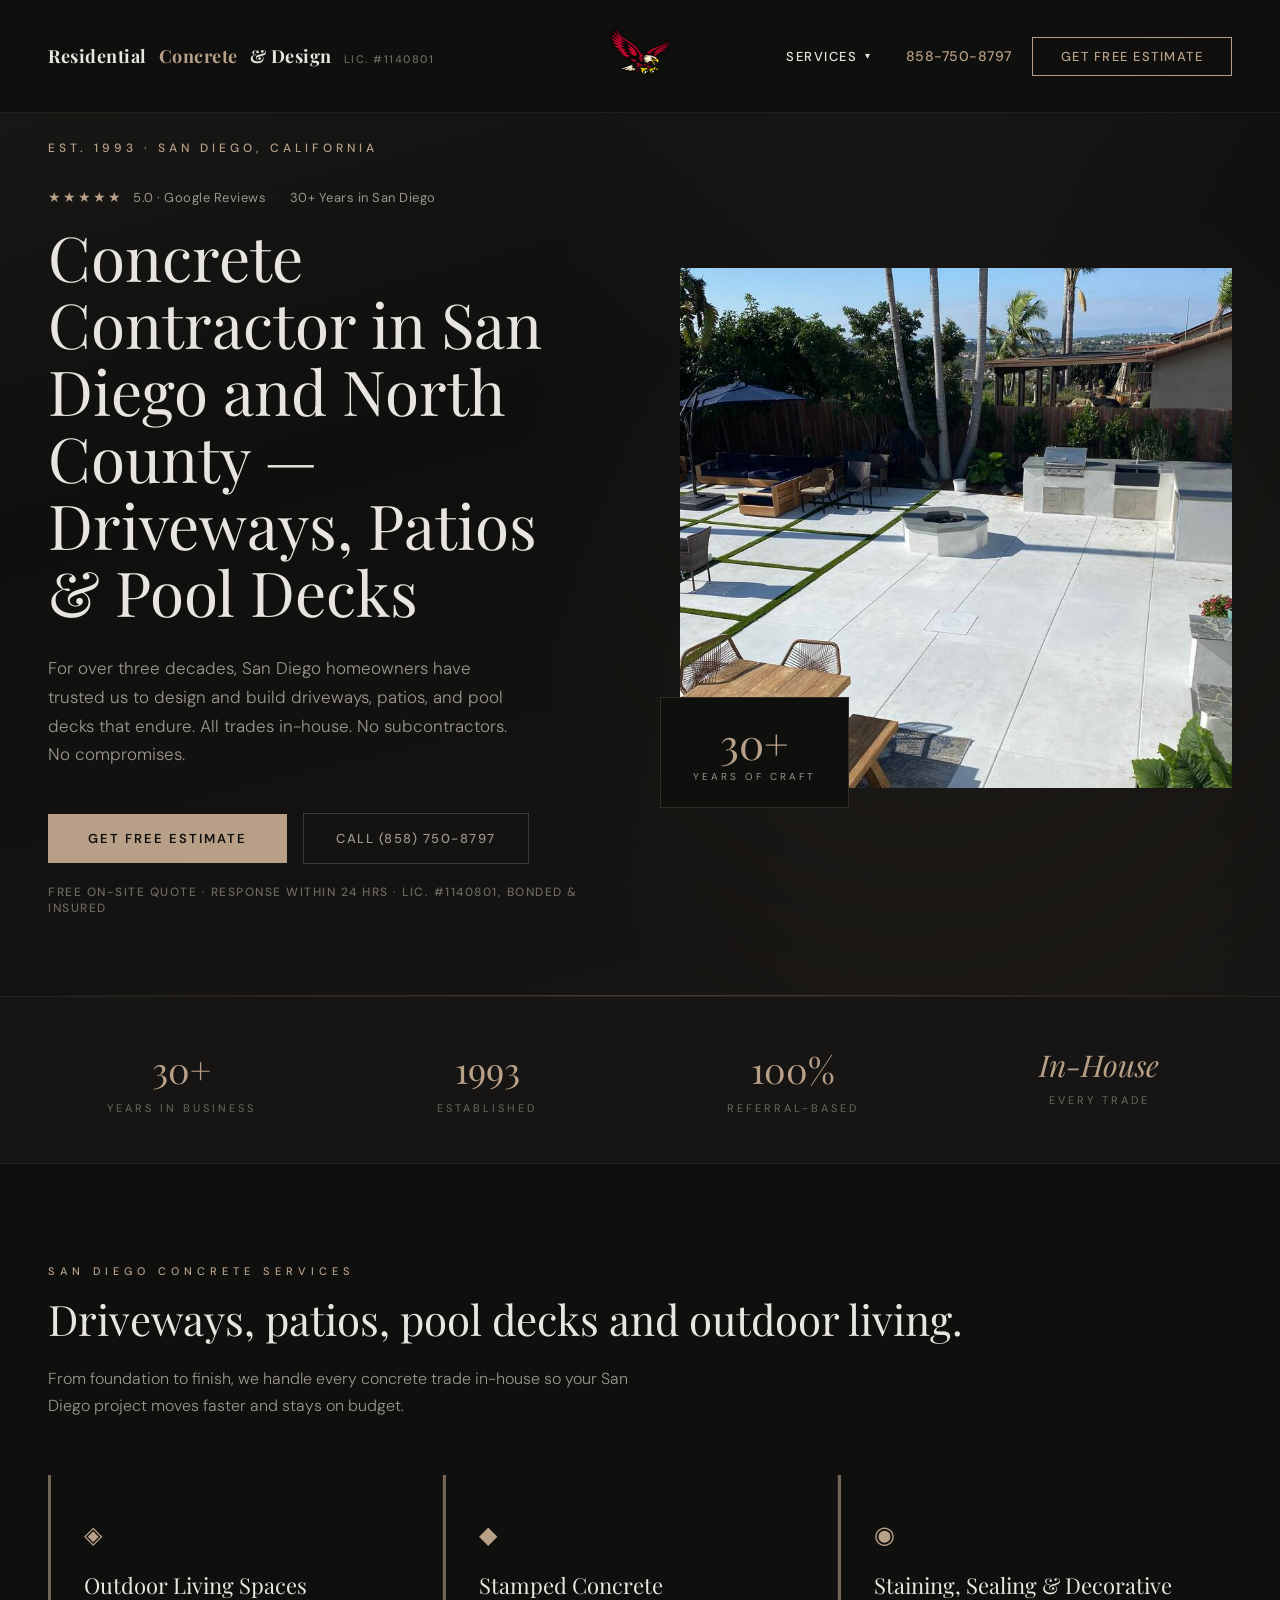
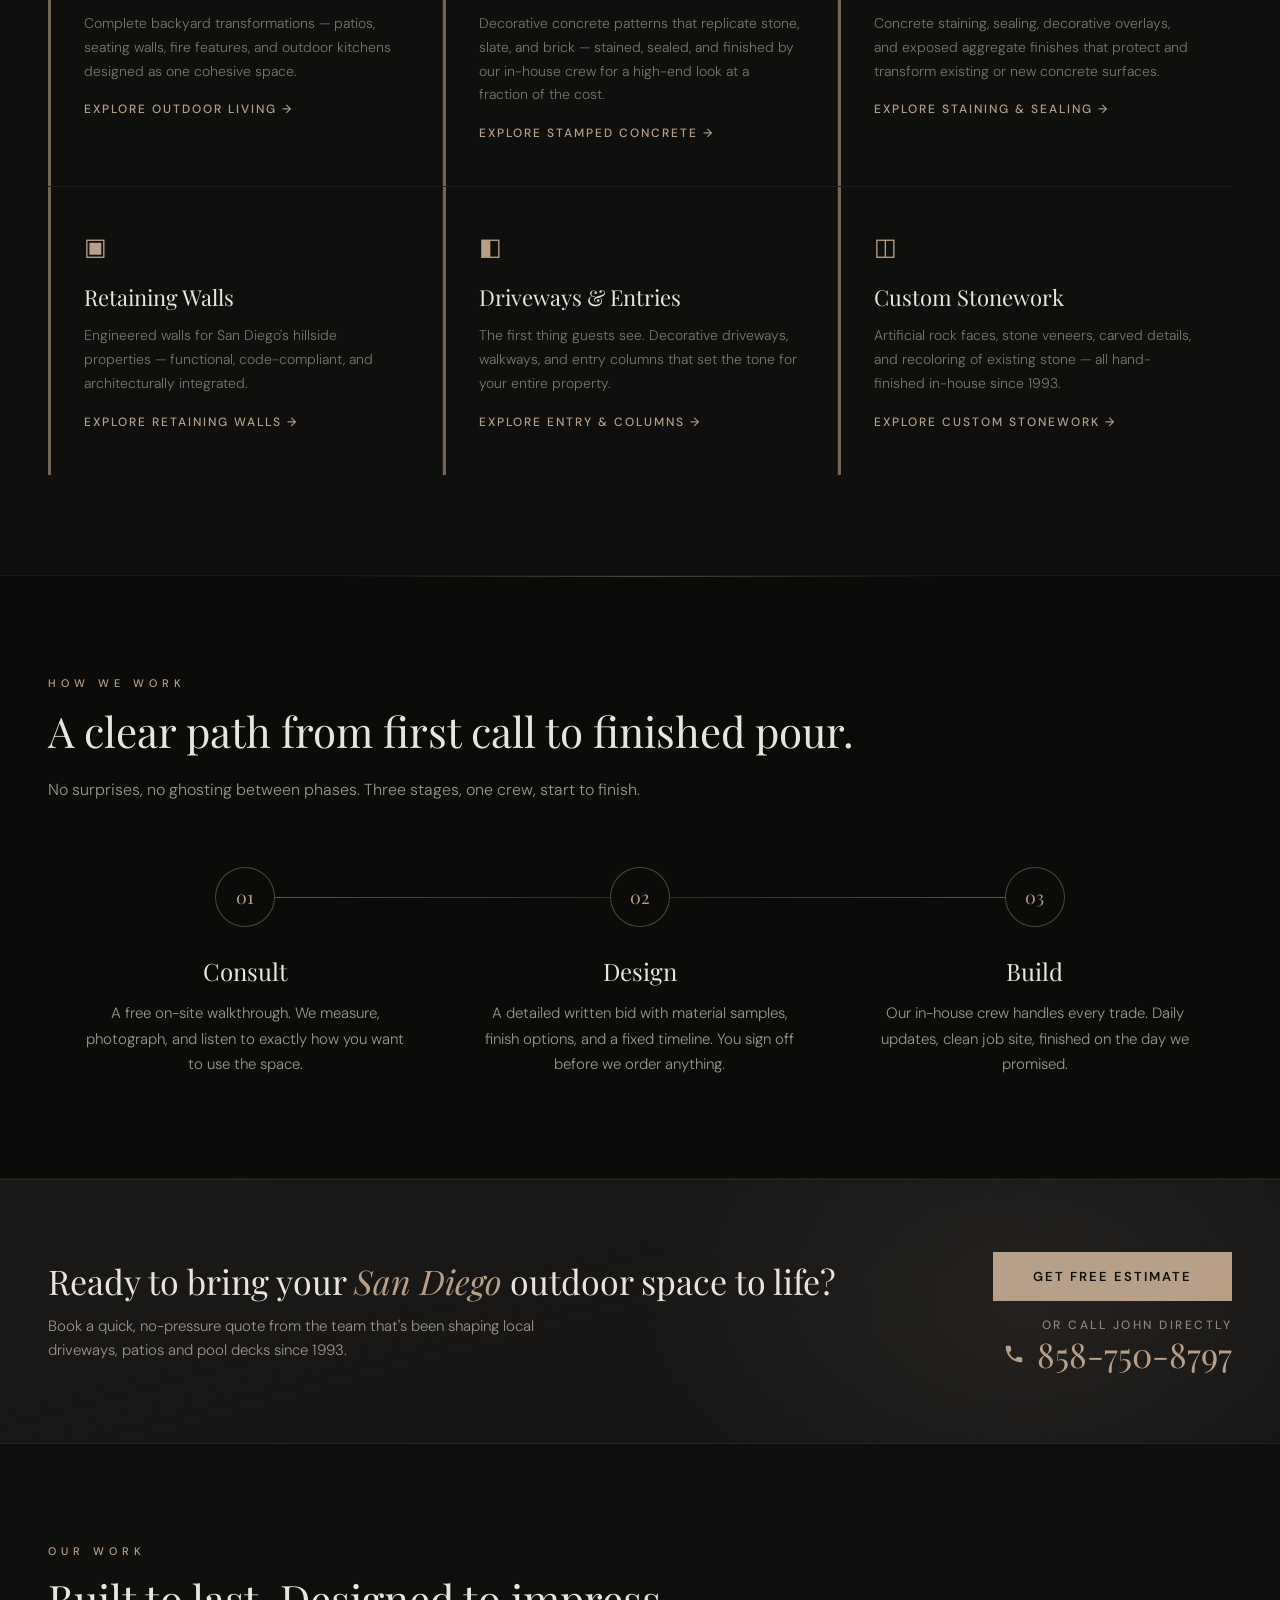
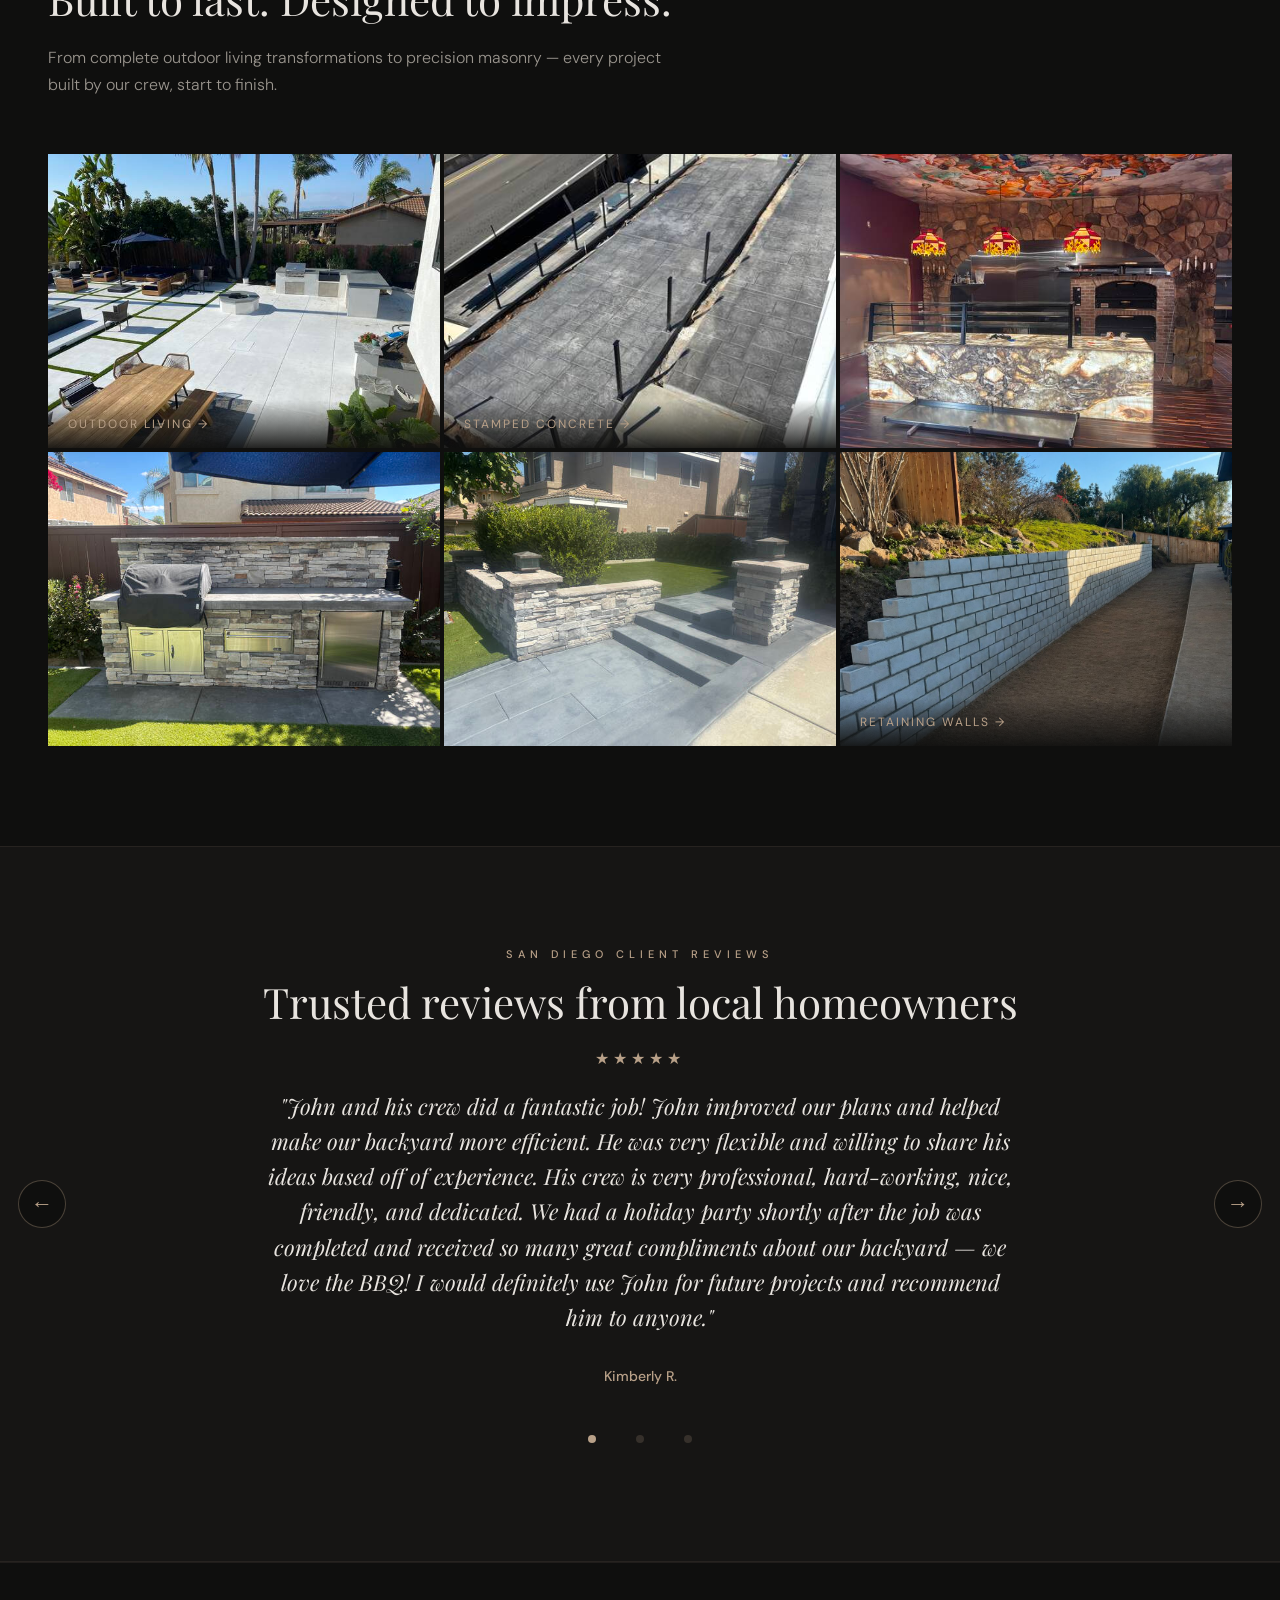
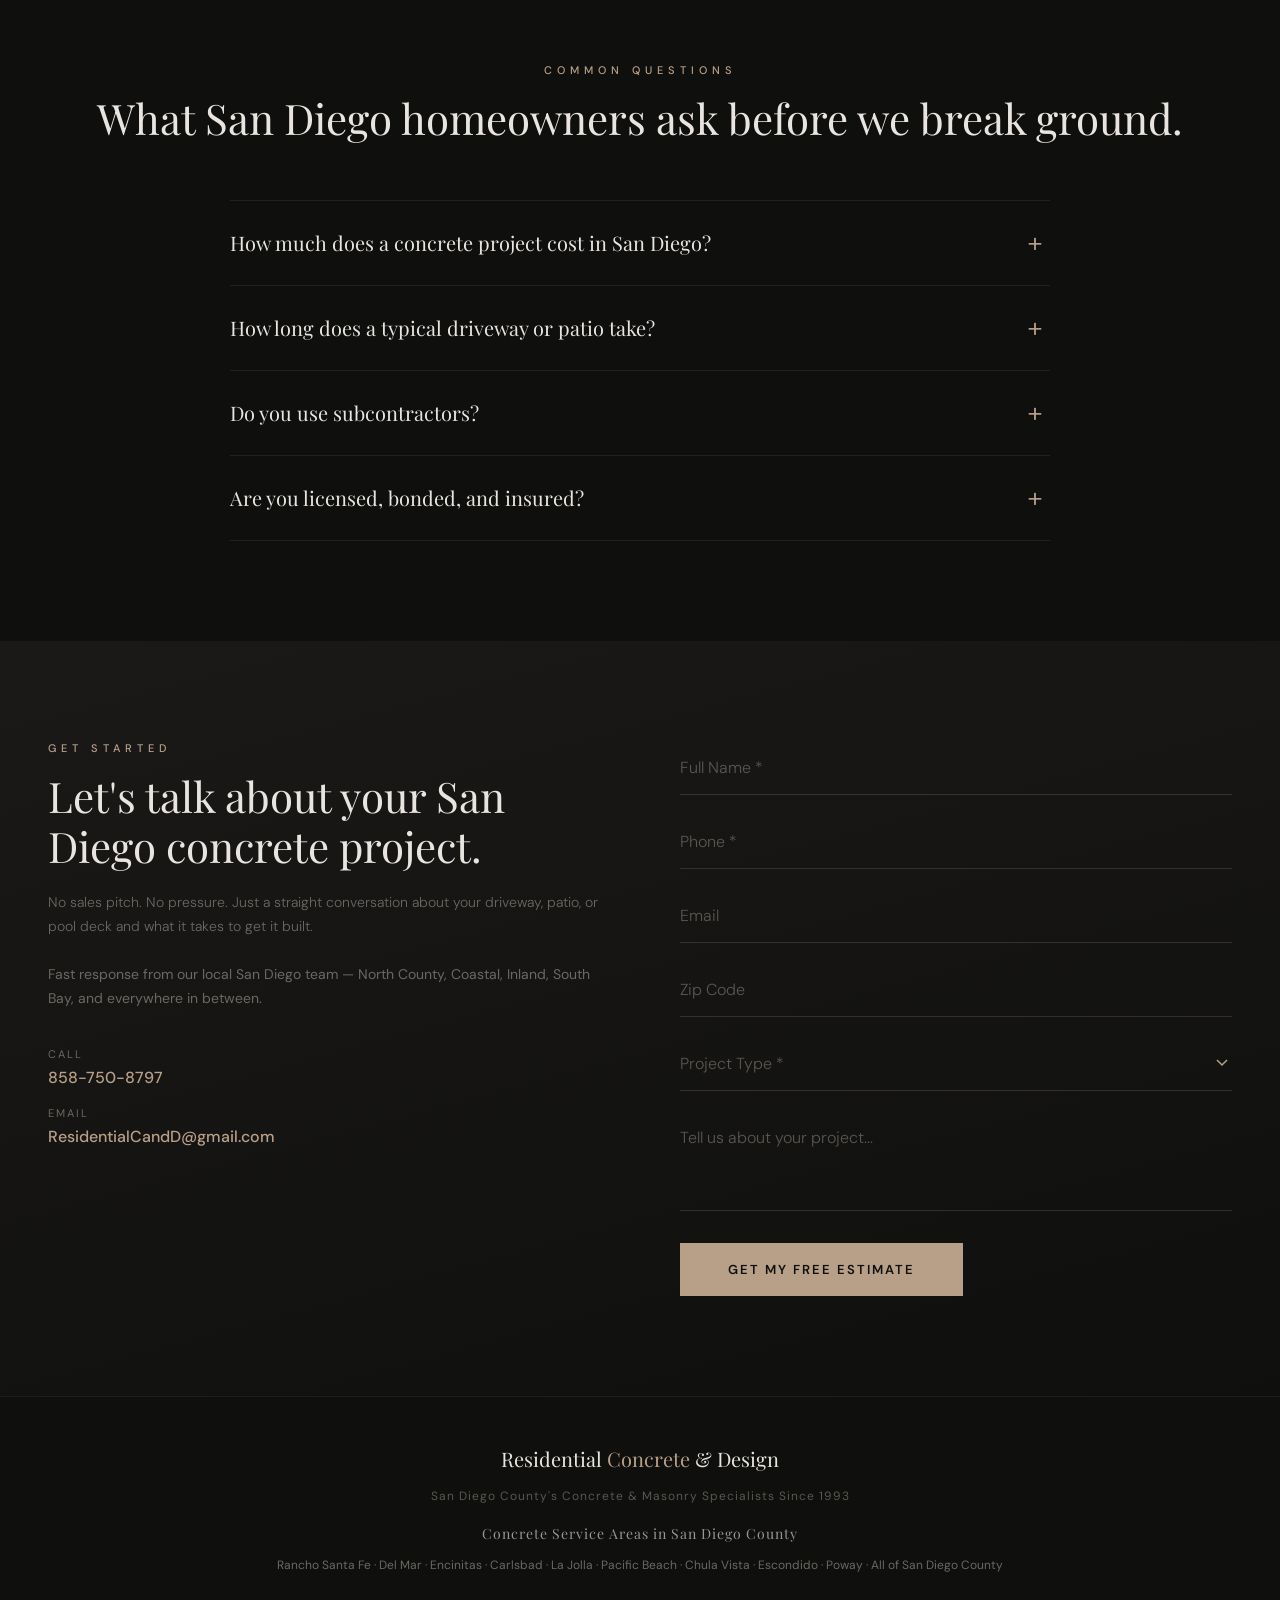
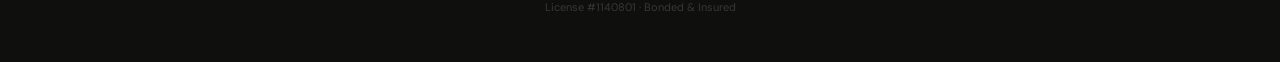
<file: index.html>
<!DOCTYPE html>
<html lang="en">
<head>
  <meta charset="UTF-8">
  <meta name="viewport" content="width=device-width, initial-scale=1.0, viewport-fit=cover">
  <title>Concrete Contractor San Diego | Driveways, Patios & Pool Decks | Residential Concrete & Design</title>
  <meta name="description" content="San Diego concrete contractor for driveways, patios, and pool decks. Get a durable outdoor upgrade with expert design and installation.">
  <meta name="robots" content="index, follow">
  <link rel="canonical" href="https://residentialconcreteanddesign.com/">
  <meta property="og:title" content="Concrete Contractor San Diego | Driveways, Patios & Pool Decks | Residential Concrete & Design">
  <meta property="og:description" content="San Diego concrete contractor for driveways, patios, and pool decks. Get a durable outdoor upgrade with expert design and installation.">
  <meta property="og:type" content="website">
  <meta property="og:url" content="https://residentialconcreteanddesign.com/">
  <meta property="og:image" content="https://residentialconcreteanddesign.com/images/hero.jpg">
  <meta property="og:image:alt" content="Custom stamped concrete patio with outdoor kitchen in San Diego">
  <meta name="twitter:card" content="summary_large_image">
  <meta name="twitter:title" content="Concrete Contractor San Diego | Driveways, Patios & Pool Decks | Residential Concrete & Design">
  <meta name="twitter:description" content="San Diego concrete contractor since 1993 — driveways, patios, pool decks. Lic. #1140801.">
  <meta name="twitter:image" content="https://residentialconcreteanddesign.com/images/hero.jpg">
  <meta name="theme-color" content="#0F0F0E">
  <link rel="icon" type="image/svg+xml" href="data:image/svg+xml,<svg xmlns='http://www.w3.org/2000/svg' viewBox='0 0 32 32'><rect width='32' height='32' fill='%230F0F0E'/><text x='16' y='22' text-anchor='middle' font-family='Georgia' font-size='20' fill='%23B8A088'>R</text></svg>">
  <link rel="preload" as="image" href="images/hero.jpg" fetchpriority="high">
  <link rel="preconnect" href="https://fonts.googleapis.com">
  <link rel="preconnect" href="https://fonts.gstatic.com" crossorigin>
  <link href="https://fonts.googleapis.com/css2?family=DM+Sans:ital,wght@0,300;0,400;0,500;0,700&family=Playfair+Display:ital,wght@0,400;0,700;1,400&display=swap" rel="stylesheet">
  <link rel="stylesheet" href="styles.css?v=3">
  <script type="application/ld+json">
  {"@context":"https://schema.org","@type":"GeneralContractor","name":"Residential Concrete & Design","image":"https://residentialconcreteanddesign.com/images/hero.jpg","url":"https://residentialconcreteanddesign.com/","telephone":"+1-858-750-8797","email":"ResidentialCandD@gmail.com","priceRange":"$$","address":{"@type":"PostalAddress","addressLocality":"San Diego","addressRegion":"CA","addressCountry":"US"},"areaServed":["San Diego","Rancho Santa Fe","Del Mar","Encinitas","Carlsbad","La Jolla","Pacific Beach","Poway","Chula Vista","Escondido"],"foundingDate":"1993","identifier":{"@type":"PropertyValue","name":"License","value":"1140801"},"sameAs":[],"openingHoursSpecification":[{"@type":"OpeningHoursSpecification","dayOfWeek":["Monday","Tuesday","Wednesday","Thursday","Friday","Saturday","Sunday"],"opens":"07:00","closes":"19:00"}]}
  </script>
  <!-- TODO: Update "reviewCount" below to your actual Google Business Profile review count. Currently set to 3 to match the 3 reviews embedded below. Mismatch with real GBP count can hurt rich snippet display. -->
  <script type="application/ld+json">
  {"@context":"https://schema.org","@type":"GeneralContractor","name":"Residential Concrete & Design","aggregateRating":{"@type":"AggregateRating","ratingValue":"5","reviewCount":"3"},"review":[{"@type":"Review","author":{"@type":"Person","name":"Kimberly R."},"reviewRating":{"@type":"Rating","ratingValue":"5"},"reviewBody":"John and his crew did a fantastic job. Very professional and we love the BBQ."},{"@type":"Review","author":{"@type":"Person","name":"Valerie J."},"reviewRating":{"@type":"Rating","ratingValue":"5"},"reviewBody":"The job went smoothly. John supervises all the work and handles communication himself."},{"@type":"Review","author":{"@type":"Person","name":"Travis F."},"reviewRating":{"@type":"Rating","ratingValue":"5"},"reviewBody":"Great consultative process and a fair, flexible team — survived the build without budget surprises."}]}
  </script>
  <script type="application/ld+json">
  {"@context":"https://schema.org","@type":"FAQPage","mainEntity":[{"@type":"Question","name":"How much does a concrete project cost in San Diego?","acceptedAnswer":{"@type":"Answer","text":"Pricing depends on square footage, finish, site access, and prep work required. Standard concrete starts lower; stamped, stained, and decorative finishes scale up from there. We provide a free written estimate with line-item pricing."}},{"@type":"Question","name":"How long does a typical driveway or patio take?","acceptedAnswer":{"@type":"Answer","text":"Most residential driveways and patios are completed in one to three weeks once we are on site. We give you a fixed start and finish date in your bid before work begins."}},{"@type":"Question","name":"Do you use subcontractors?","acceptedAnswer":{"@type":"Answer","text":"No. Every trade is handled by our own in-house crew. That is how we keep quality consistent, and it is why our work is 100% referral-based."}},{"@type":"Question","name":"Are you licensed, bonded, and insured?","acceptedAnswer":{"@type":"Answer","text":"Yes. California Contractor's License #1140801, fully bonded and insured."}}]}
  </script>
  <style>
    /* Home-page-only overrides. Everything else lives in styles.css. */
    .hero-section { min-height: 100vh; }
    .hero-content { padding: 140px 48px 80px; }
    .hero-title { font-size: 62px; }
    @media (max-width: 900px) {
      .hero-content { padding: 110px 20px 56px; }
      .hero-title { font-size: 36px; }
    }
    @media (max-width: 420px) {
      .hero-title { font-size: 30px; }
    }

    /* Stats bar */
    .stats-bar { background: #161514; border-top: 1px solid rgba(184,160,136,0.1); border-bottom: 1px solid rgba(184,160,136,0.1); padding: 48px; }
    .stats-inner { max-width: 1400px; margin: 0 auto; display: grid; grid-template-columns: repeat(4, 1fr); gap: 40px; text-align: center; }
    .stat-value { font-family: 'Playfair Display', serif; font-size: 36px; color: #B8A088; }
    .stat-value.stat-value-text { font-size: 30px; font-style: italic; }
    .stat-label { font-size: 11px; letter-spacing: 3px; text-transform: uppercase; color: #6B6862; margin-top: 8px; }
    @media (max-width: 900px) {
      .stats-inner { grid-template-columns: repeat(2, 1fr); gap: 24px; }
      .stats-bar { padding: 32px 20px; }
      .stat-value { font-size: 30px; }
      .stat-label { font-size: 10px; letter-spacing: 2px; }
    }
    @media (max-width: 420px) {
      .stats-inner { gap: 16px; }
      .stat-value { font-size: 26px; }
    }

    /* Process section (Consult / Design / Build) */
    .process-section { background: #0B0B0A; border-top: 1px solid rgba(184,160,136,0.1); border-bottom: 1px solid rgba(184,160,136,0.1); position: relative; }
    .process-section::before { content: ''; position: absolute; top: 0; left: 50%; transform: translateX(-50%); width: 80%; max-width: 600px; height: 1px; background: linear-gradient(90deg, transparent, rgba(184,160,136,0.4), transparent); }
    .process-grid { display: grid; grid-template-columns: repeat(3, 1fr); gap: 0; margin-top: 64px; position: relative; }
    .process-grid::before { content: ''; position: absolute; top: 30px; left: 16.66%; right: 16.66%; height: 1px; background: linear-gradient(90deg, rgba(184,160,136,0.5), rgba(184,160,136,0.2), rgba(184,160,136,0.5)); pointer-events: none; }
    .process-step { padding: 0 32px; position: relative; transition: transform 0.4s ease; }
    .process-step:hover { transform: translateY(-4px); }
    .process-num { font-family: 'Playfair Display', serif; font-size: 14px; letter-spacing: 3px; color: #B8A088; margin-bottom: 28px; display: flex; align-items: center; justify-content: center; }
    .process-num span { width: 60px; height: 60px; border-radius: 50%; background: #0B0B0A; border: 1px solid rgba(184,160,136,0.4); display: flex; align-items: center; justify-content: center; font-size: 18px; letter-spacing: 0; position: relative; z-index: 1; transition: all 0.3s ease; }
    .process-step:hover .process-num span { border-color: #B8A088; background: #161514; box-shadow: 0 0 0 6px rgba(184,160,136,0.08); }
    .process-title { font-family: 'Playfair Display', serif; font-size: 24px; font-weight: 400; margin-bottom: 14px; color: #E8E4DF; text-align: center; }
    .process-desc { font-size: 15px; line-height: 1.7; color: #9A958E; font-weight: 300; text-align: center; max-width: 320px; margin: 0 auto; }
    @media (max-width: 900px) {
      .process-grid { grid-template-columns: 1fr; gap: 8px; margin-top: 40px; }
      .process-grid::before { display: none; }
      .process-step { padding: 16px 8px; }
      .process-title { font-size: 22px; }
    }

    /* Testimonial carousel chrome (carousel only — single-quote service pages don't need it) */
    .testimonial-quote { min-height: 200px; }
    @media (max-width: 900px) { .testimonial-quote { min-height: 0; } }
    .testimonial-dots { display: flex; gap: 4px; justify-content: center; margin-top: 32px; }
    .testimonial-dot { width: 44px; height: 44px; padding: 0; border-radius: 50%; background: transparent; cursor: pointer; transition: background 0.3s ease; border: none; position: relative; }
    .testimonial-dot::before { content: ''; position: absolute; top: 50%; left: 50%; transform: translate(-50%,-50%); width: 8px; height: 8px; border-radius: 50%; background: rgba(184,160,136,0.2); transition: background 0.3s ease; }
    .testimonial-dot.active::before { background: #B8A088; }
    .testimonial-arrow { position: absolute; top: 50%; transform: translateY(-50%); width: 48px; height: 48px; border: 1px solid rgba(184,160,136,0.35); background: rgba(15,15,14,0.85); color: #B8A088; font-size: 22px; line-height: 1; display: flex; align-items: center; justify-content: center; border-radius: 50%; cursor: pointer; transition: background 0.2s ease, color 0.2s ease, transform 0.2s ease; z-index: 2; }
    .testimonial-arrow:hover { background: rgba(184,160,136,0.15); color: #E8E4DF; transform: translateY(-50%) scale(1.05); }
    .testimonial-arrow-prev { left: 18px; }
    .testimonial-arrow-next { right: 18px; }
    @media (max-width: 900px) {
      .testimonial-arrow { width: 44px; height: 44px; font-size: 20px; }
      .testimonial-arrow-prev { left: 8px; }
      .testimonial-arrow-next { right: 8px; }
    }
  </style>
</head>
<body>
  <a href="#contact" class="skip-link">Skip to contact</a>
  <nav class="nav">
    <a href="index.html" class="nav-logo">Residential <span>Concrete</span> &amp; Design <span class="nav-license">Lic. #1140801</span></a><a href="index.html" class="nav-logo-center" aria-label="Residential Concrete &amp; Design — Home"><img src="images/logo.png" alt="Residential Concrete &amp; Design" class="nav-logo-img" width="72" height="72" decoding="async"></a>
    <div class="nav-right">
      <div class="nav-menu">
        <button type="button" class="nav-menu-btn" id="navMenuBtn" aria-expanded="false" aria-controls="navMenuPanel" aria-haspopup="true">Services <span class="nav-caret" aria-hidden="true">▾</span></button>
        <div class="nav-menu-panel" id="navMenuPanel" role="menu">
          <a href="outdoor-living.html" role="menuitem">Outdoor Living</a>
          <a href="stamped-concrete.html" role="menuitem">Stamped Concrete</a>
          <a href="custom-stonework.html" role="menuitem">Custom Stonework</a>
          <a href="staining-sealing.html" role="menuitem">Staining &amp; Sealing</a>
          <a href="entry-columns.html" role="menuitem">Entry &amp; Columns</a>
          <a href="retaining-walls.html" role="menuitem">Retaining Walls</a>
          <span class="nav-menu-divider" aria-hidden="true"></span>
          <a href="contact.html" role="menuitem">Contact</a>
        </div>
      </div>
      <a href="tel:8587508797" class="nav-phone">858-750-8797</a>
      <a href="#contact" class="nav-cta">Get Free Estimate</a>
    </div>
  </nav>
  <main>
  <section class="hero-section">
    <div class="hero-content">
      <div>
        <div class="hero-established">Est. 1993 · San Diego, California</div>
        <div class="hero-rating">
          <span class="stars" aria-hidden="true">★★★★★</span>
          <span>5.0 · Google Reviews</span>
          <span class="rating-sep" aria-hidden="true">·</span>
          <span>30+ Years in San Diego</span>
        </div>
        <h1 class="hero-title">Concrete Contractor in San Diego and North County — Driveways, Patios & Pool Decks</h1>
        <p class="hero-desc">For over three decades, San Diego homeowners have trusted us to design and build driveways, patios, and pool decks that endure. All trades in-house. No subcontractors. No compromises.</p>
        <div class="hero-cta-row">
          <a href="#contact" class="btn-primary">Get Free Estimate</a>
          <a href="tel:8587508797" class="btn-secondary">Call (858) 750-8797</a>
        </div>
        <div class="hero-trust">Free on-site quote · Response within 24 hrs · Lic. #1140801, Bonded &amp; Insured</div>
      </div>
      <div class="hero-right">
        <img class="hero-img-main" src="images/hero.jpg" alt="Custom stamped concrete patio with outdoor kitchen in San Diego" width="700" height="520" fetchpriority="high" decoding="async">
        <div class="hero-badge">
          <div class="hero-badge-num">30+</div>
          <div class="hero-badge-label">Years of Craft</div>
        </div>
      </div>
    </div>
  </section>
  <div class="stats-bar">
    <div class="stats-inner">
      <div><div class="stat-value" data-count="30" data-suffix="+">0+</div><div class="stat-label">Years in Business</div></div>
      <div><div class="stat-value">1993</div><div class="stat-label">Established</div></div>
      <div><div class="stat-value" data-count="100" data-suffix="%">0%</div><div class="stat-label">Referral-Based</div></div>
      <div><div class="stat-value stat-value-text">In-House</div><div class="stat-label">Every Trade</div></div>
    </div>
  </div>
  <section class="section fade-section" id="services">
    <div class="section-label">San Diego Concrete Services</div>
    <h2 class="section-title">Driveways, patios, pool decks and outdoor living.</h2>
    <p class="section-desc">From foundation to finish, we handle every concrete trade in-house so your San Diego project moves faster and stays on budget.</p>
    <div class="services-grid">
      <a href="outdoor-living.html" class="service-card service-card-link"><span class="service-icon">◈</span><h3 class="service-title">Outdoor Living Spaces</h3><p class="service-desc">Complete backyard transformations — patios, seating walls, fire features, and outdoor kitchens designed as one cohesive space.</p><span class="service-learn-more">Explore Outdoor Living &rarr;</span></a>
      <a href="stamped-concrete.html" class="service-card service-card-link"><span class="service-icon">◆</span><h3 class="service-title">Stamped Concrete</h3><p class="service-desc">Decorative concrete patterns that replicate stone, slate, and brick — stained, sealed, and finished by our in-house crew for a high-end look at a fraction of the cost.</p><span class="service-learn-more">Explore Stamped Concrete &rarr;</span></a>
      <a href="staining-sealing.html" class="service-card service-card-link"><span class="service-icon">◉</span><h3 class="service-title">Staining, Sealing &amp; Decorative</h3><p class="service-desc">Concrete staining, sealing, decorative overlays, and exposed aggregate finishes that protect and transform existing or new concrete surfaces.</p><span class="service-learn-more">Explore Staining &amp; Sealing &rarr;</span></a>
      <a href="retaining-walls.html" class="service-card service-card-link"><span class="service-icon">▣</span><h3 class="service-title">Retaining Walls</h3><p class="service-desc">Engineered walls for San Diego's hillside properties — functional, code-compliant, and architecturally integrated.</p><span class="service-learn-more">Explore Retaining Walls &rarr;</span></a>
      <a href="entry-columns.html" class="service-card service-card-link"><span class="service-icon">◧</span><h3 class="service-title">Driveways &amp; Entries</h3><p class="service-desc">The first thing guests see. Decorative driveways, walkways, and entry columns that set the tone for your entire property.</p><span class="service-learn-more">Explore Entry &amp; Columns &rarr;</span></a>
      <a href="custom-stonework.html" class="service-card service-card-link"><span class="service-icon">◫</span><h3 class="service-title">Custom Stonework</h3><p class="service-desc">Artificial rock faces, stone veneers, carved details, and recoloring of existing stone — all hand-finished in-house since 1993.</p><span class="service-learn-more">Explore Custom Stonework &rarr;</span></a>
    </div>
  </section>
  <section class="process-section">
    <div class="section fade-section">
      <div class="section-label">How We Work</div>
      <h2 class="section-title">A clear path from first call to finished pour.</h2>
      <p class="section-desc">No surprises, no ghosting between phases. Three stages, one crew, start to finish.</p>
      <div class="process-grid">
        <div class="process-step">
          <div class="process-num"><span>01</span></div>
          <h3 class="process-title">Consult</h3>
          <p class="process-desc">A free on-site walkthrough. We measure, photograph, and listen to exactly how you want to use the space.</p>
        </div>
        <div class="process-step">
          <div class="process-num"><span>02</span></div>
          <h3 class="process-title">Design</h3>
          <p class="process-desc">A detailed written bid with material samples, finish options, and a fixed timeline. You sign off before we order anything.</p>
        </div>
        <div class="process-step">
          <div class="process-num"><span>03</span></div>
          <h3 class="process-title">Build</h3>
          <p class="process-desc">Our in-house crew handles every trade. Daily updates, clean job site, finished on the day we promised.</p>
        </div>
      </div>
    </div>
  </section>
  <section class="cta-band fade-section">
    <div class="cta-inner">
      <div>
        <h2 class="cta-headline">Ready to bring your <em>San Diego</em> outdoor space to life?</h2>
        <p class="cta-sub">Book a quick, no-pressure quote from the team that's been shaping local driveways, patios and pool decks since 1993.</p>
      </div>
      <div class="cta-actions">
        <a href="#contact" class="cta-quote-btn">Get Free Estimate</a>
        <div class="cta-phone-row">
          <span class="cta-phone-label">Or call John directly</span>
          <a href="tel:8587508797" class="cta-phone" aria-label="Call John at 858-750-8797"><svg viewBox="0 0 24 24" width="22" height="22" fill="currentColor" aria-hidden="true"><path d="M20 15.5c-1.25 0-2.45-.2-3.57-.57a1 1 0 0 0-1.02.24l-2.2 2.2a15.05 15.05 0 0 1-6.59-6.58l2.2-2.21a1 1 0 0 0 .25-1.02A11.36 11.36 0 0 1 8.5 4a1 1 0 0 0-1-1H4a1 1 0 0 0-1 1c0 9.39 7.61 17 17 17a1 1 0 0 0 1-1v-3.5a1 1 0 0 0-1-1z"/></svg>858-750-8797</a>
        </div>
      </div>
    </div>
  </section>
  <section class="section fade-section" id="portfolio">
    <div class="section-label">Our Work</div>
    <h2 class="section-title">Built to last. Designed to impress.</h2>
    <p class="section-desc">From complete outdoor living transformations to precision masonry — every project built by our crew, start to finish.</p>
    <div class="portfolio-grid">
      <a class="portfolio-item" href="outdoor-living.html" aria-label="View Outdoor Living services"><img class="portfolio-item-bg" src="images/p1.jpg" alt="Outdoor living patio and bbq in Carlsbad" width="800" height="600" loading="lazy" decoding="async"><div class="portfolio-item-label">Outdoor Living &rarr;</div></a>
      <a class="portfolio-item" href="stamped-concrete.html" aria-label="View Stamped Concrete services"><img class="portfolio-item-bg" src="images/p2.jpg" alt="Stamped 3 tier concrete patio in San Diego" width="800" height="600" loading="lazy" decoding="async"><div class="portfolio-item-label">Stamped Concrete &rarr;</div></a>
      <div class="portfolio-item"><img class="portfolio-item-bg" src="images/p3.jpg" alt="Custom interior faux stone wall in San Diego" width="800" height="600" loading="lazy" decoding="async"><div class="portfolio-item-label">Custom Stonework</div></div>
      <div class="portfolio-item"><img class="portfolio-item-bg" src="images/p4.jpg" alt="Outdoor kitchen barbecue in Poway San Diego" width="800" height="600" loading="lazy" decoding="async"><div class="portfolio-item-label">Outdoor Kitchen</div></div>
      <div class="portfolio-item"><img class="portfolio-item-bg" src="images/p5.jpg" alt="Decorative driveway entry in San Diego" width="800" height="600" loading="lazy" decoding="async"><div class="portfolio-item-label">Entry &amp; Columns</div></div>
      <a class="portfolio-item" href="retaining-walls.html" aria-label="View Retaining Walls services"><img class="portfolio-item-bg" src="images/retaining-wall.jpg" alt="Stepped concrete block retaining wall along side yard in San Diego" width="800" height="600" loading="lazy" decoding="async"><div class="portfolio-item-label">Retaining Walls &rarr;</div></a>
    </div>
  </section>
  <section class="testimonial-section">
    <div class="section fade-section">
      <div class="testimonial-content">
        <div class="section-label section-center">San Diego Client Reviews</div>
        <h2 class="section-title section-center">Trusted reviews from local homeowners</h2>
        <div class="testimonial-live" aria-live="polite" aria-atomic="true">
          <div class="testimonial-stars" id="ts" aria-hidden="true">★★★★★</div>
          <div class="testimonial-quote" id="tq"></div>
          <div class="testimonial-name" id="tn"></div>
          <div class="testimonial-location" id="tl"></div>
        </div>
        <div class="testimonial-dots" id="td"></div>
      </div>
    </div>
    <button class="testimonial-arrow testimonial-arrow-prev" id="testimonial-prev" aria-label="Previous review">←</button>
    <button class="testimonial-arrow testimonial-arrow-next" id="testimonial-next" aria-label="Next review">→</button>
  </section>
  <section class="faq-section">
    <div class="section fade-section">
      <div class="section-center">
        <div class="section-label">Common Questions</div>
        <h2 class="section-title section-center">What San Diego homeowners ask before we break ground.</h2>
      </div>
      <div class="faq-list">
        <div class="faq-item">
          <button class="faq-q" aria-expanded="false" aria-controls="faq-home-1">How much does a concrete project cost in San Diego?</button>
          <div class="faq-a" id="faq-home-1" role="region">Pricing depends on square footage, finish, site access, and prep work required. Standard concrete starts lower; stamped, stained, and decorative finishes scale up from there. We provide a free estimate — no ballpark numbers, no surprises.</div>
        </div>
        <div class="faq-item">
          <button class="faq-q" aria-expanded="false" aria-controls="faq-home-2">How long does a typical driveway or patio take?</button>
          <div class="faq-a" id="faq-home-2" role="region">Most residential driveways and patios are completed in one to three weeks once we're on site. We give you a fixed start and finish date in your bid before any work begins, and we hold to it.</div>
        </div>
        <div class="faq-item">
          <button class="faq-q" aria-expanded="false" aria-controls="faq-home-3">Do you use subcontractors?</button>
          <div class="faq-a" id="faq-home-3" role="region">No. Every trade — concrete, masonry, demo, prep, finish — is handled by our own crew. That's how we keep quality consistent and the timeline on track. It's also why our work is 100% referral-based.</div>
        </div>
        <div class="faq-item">
          <button class="faq-q" aria-expanded="false" aria-controls="faq-home-4">Are you licensed, bonded, and insured?</button>
          <div class="faq-a" id="faq-home-4" role="region">Yes. California Contractor's License #1140801, fully bonded and insured. Proof of insurance is provided with every bid.</div>
        </div>
      </div>
    </div>
  </section>
  <section class="form-section" id="contact">
    <div class="section fade-section">
      <div class="form-grid">
        <div class="form-intro">
          <div class="section-label">Get Started</div>
          <h2 class="section-title">Let's talk about your San Diego concrete project.</h2>
          <p class="section-desc">No sales pitch. No pressure. Just a straight conversation about your driveway, patio, or pool deck and what it takes to get it built.</p>
          <p>Fast response from our local San Diego team — North County, Coastal, Inland, South Bay, and everywhere in between.</p>
          <div class="form-contact-list">
            <span class="label">Call</span>
            <a href="tel:8587508797">858-750-8797</a>
            <span class="label">Email</span>
            <a href="mailto:ResidentialCandD@gmail.com">ResidentialCandD@gmail.com</a>
          </div>
        </div>
        <div>
          <form class="form-fields" id="cf">
            <p class="honeypot" aria-hidden="true"><label>Leave blank: <input name="_gotcha" tabindex="-1" autocomplete="off"></label></p>
            <input type="hidden" name="page" value="home">
            <label class="sr-only" for="f-name">Full Name</label>
            <input id="f-name" class="form-input" type="text" name="name" placeholder="Full Name *" autocomplete="name" required>
            <label class="sr-only" for="f-phone">Phone</label>
            <input id="f-phone" class="form-input" type="tel" name="phone" placeholder="Phone *" autocomplete="tel" inputmode="tel" required>
            <label class="sr-only" for="f-email">Email</label>
            <input id="f-email" class="form-input" type="email" name="email" placeholder="Email" autocomplete="email">
            <label class="sr-only" for="f-zip">Zip Code</label>
            <input id="f-zip" class="form-input" type="text" name="zip" placeholder="Zip Code" autocomplete="postal-code" inputmode="numeric" pattern="[0-9]{5}">
            <label class="sr-only" for="f-project-type">Project Type</label>
            <select id="f-project-type" class="form-input" name="project_type" required>
              <option value="" disabled selected>Project Type *</option>
              <option value="driveway">Driveway</option>
              <option value="patio">Patio</option>
              <option value="pool-deck">Pool Deck</option>
              <option value="staining-sealing">Staining &amp; Sealing</option>
              <option value="outdoor-living">Outdoor Living / Kitchen</option>
              <option value="retaining-wall">Retaining Wall</option>
              <option value="other">Other</option>
            </select>
            <label class="sr-only" for="f-project">Project details</label>
            <textarea id="f-project" class="form-input form-textarea" name="project" placeholder="Tell us about your project..."></textarea>
            <button type="submit" class="form-submit">Get My Free Estimate</button>
          </form>
          <div class="form-success" id="fs" role="status" aria-live="polite">
            <div class="form-success-title">Message sent — we'll be in touch shortly.</div>
            <div class="form-success-desc">We received your request and will reach out within 24 hours. You can also reach us directly at <a href="tel:8587508797">858-750-8797</a> or <a href="mailto:ResidentialCandD@gmail.com">ResidentialCandD@gmail.com</a>.</div>
          </div>
        </div>
      </div>
    </div>
  </section>
  </main>
  <footer class="footer">
    <div class="footer-logo">Residential <span>Concrete</span> &amp; Design</div>
    <div class="footer-text">San Diego County's Concrete &amp; Masonry Specialists Since 1993</div>
    <h3 class="footer-areas-title">Concrete Service Areas in San Diego County</h3>
    <div class="footer-areas">Rancho Santa Fe · Del Mar · Encinitas · Carlsbad · La Jolla · Pacific Beach · Chula Vista · Escondido · Poway · All of San Diego County</div>
    <div class="footer-license">License #1140801 · Bonded &amp; Insured</div>
  </footer>
  <a href="#contact" class="floating-cta" aria-label="Get a free estimate">Get Free Estimate</a>
  <div class="mobile-call-bar">
    <a href="tel:8587508797">
      <svg class="call-icon" viewBox="0 0 24 24" fill="currentColor" aria-hidden="true"><path d="M20 15.5c-1.25 0-2.45-.2-3.57-.57a1 1 0 0 0-1.02.24l-2.2 2.2a15.05 15.05 0 0 1-6.59-6.58l2.2-2.21a1 1 0 0 0 .25-1.02A11.36 11.36 0 0 1 8.5 4a1 1 0 0 0-1-1H4a1 1 0 0 0-1 1c0 9.39 7.61 17 17 17a1 1 0 0 0 1-1v-3.5a1 1 0 0 0-1-1z"/></svg>
      Call Now — 858-750-8797
    </a>
  </div>
  <script src="site.js?v=3" defer></script>
  <script defer>
    // Home-only: testimonial carousel + animated stat counters.
    document.addEventListener('DOMContentLoaded', function () {
      var reviews = [
        { t: "John and his crew did a fantastic job! John improved our plans and helped make our backyard more efficient. He was very flexible and willing to share his ideas based off of experience. His crew is very professional, hard-working, nice, friendly, and dedicated. We had a holiday party shortly after the job was completed and received so many great compliments about our backyard — we love the BBQ! I would definitely use John for future projects and recommend him to anyone.", n: "Kimberly R.", l: "" },
        { t: "Overall the job went smoothly and John and his crew are very easy to work with. John supervises all the work and handles all the communication with the homeowners himself. He is a friendly guy and knows a lot about concrete. We would definitely hire him again.", n: "Valerie J.", l: "" },
        { t: "John from Residential Concrete did a great job on our home in Encinitas. John was consultative from the very beginning with a number of great suggestions that improved our overall design. He was very flexible in providing options for finish and design elements, and his team adapted very quickly to changes during the process. As with any project there can be a few surprises — John was fair with pricing and we survived the process without seeing a major increase in the initial estimate. Great crew!", n: "Travis F.", l: "Encinitas" }
      ];
      var current = 0;
      var dotsContainer = document.getElementById('td');
      function show(i) {
        current = i;
        document.getElementById('tq').textContent = '"' + reviews[i].t + '"';
        document.getElementById('tn').textContent = reviews[i].n;
        document.getElementById('tl').textContent = reviews[i].l;
        document.querySelectorAll('.testimonial-dot').forEach(function (d, j) {
          d.className = 'testimonial-dot' + (j === i ? ' active' : '');
        });
      }
      reviews.forEach(function (_, i) {
        var d = document.createElement('button');
        d.className = 'testimonial-dot' + (i === 0 ? ' active' : '');
        d.setAttribute('aria-label', 'Show review ' + (i + 1));
        d.addEventListener('click', function () { show(i); });
        dotsContainer.appendChild(d);
      });
      show(0);
      setInterval(function () { show((current + 1) % reviews.length); }, 9000);
      document.getElementById('testimonial-prev').addEventListener('click', function () { show((current - 1 + reviews.length) % reviews.length); });
      document.getElementById('testimonial-next').addEventListener('click', function () { show((current + 1) % reviews.length); });

      document.querySelectorAll('.stat-value[data-count]').forEach(function (el) {
        var target = parseInt(el.dataset.count, 10);
        var suffix = el.dataset.suffix || '';
        var started = false;
        new IntersectionObserver(function (entries, obs) {
          entries.forEach(function (en) {
            if (en.isIntersecting && !started) {
              started = true;
              var dur = 1400;
              var start = performance.now();
              (function tick(now) {
                var p = Math.min((now - start) / dur, 1);
                var eased = 1 - Math.pow(1 - p, 3);
                el.textContent = Math.round(target * eased) + suffix;
                if (p < 1) requestAnimationFrame(tick);
              })(start);
              obs.unobserve(en.target);
            }
          });
        }, { threshold: 0.5 }).observe(el);
      });
    });
  </script>
</body>
</html>
</file>
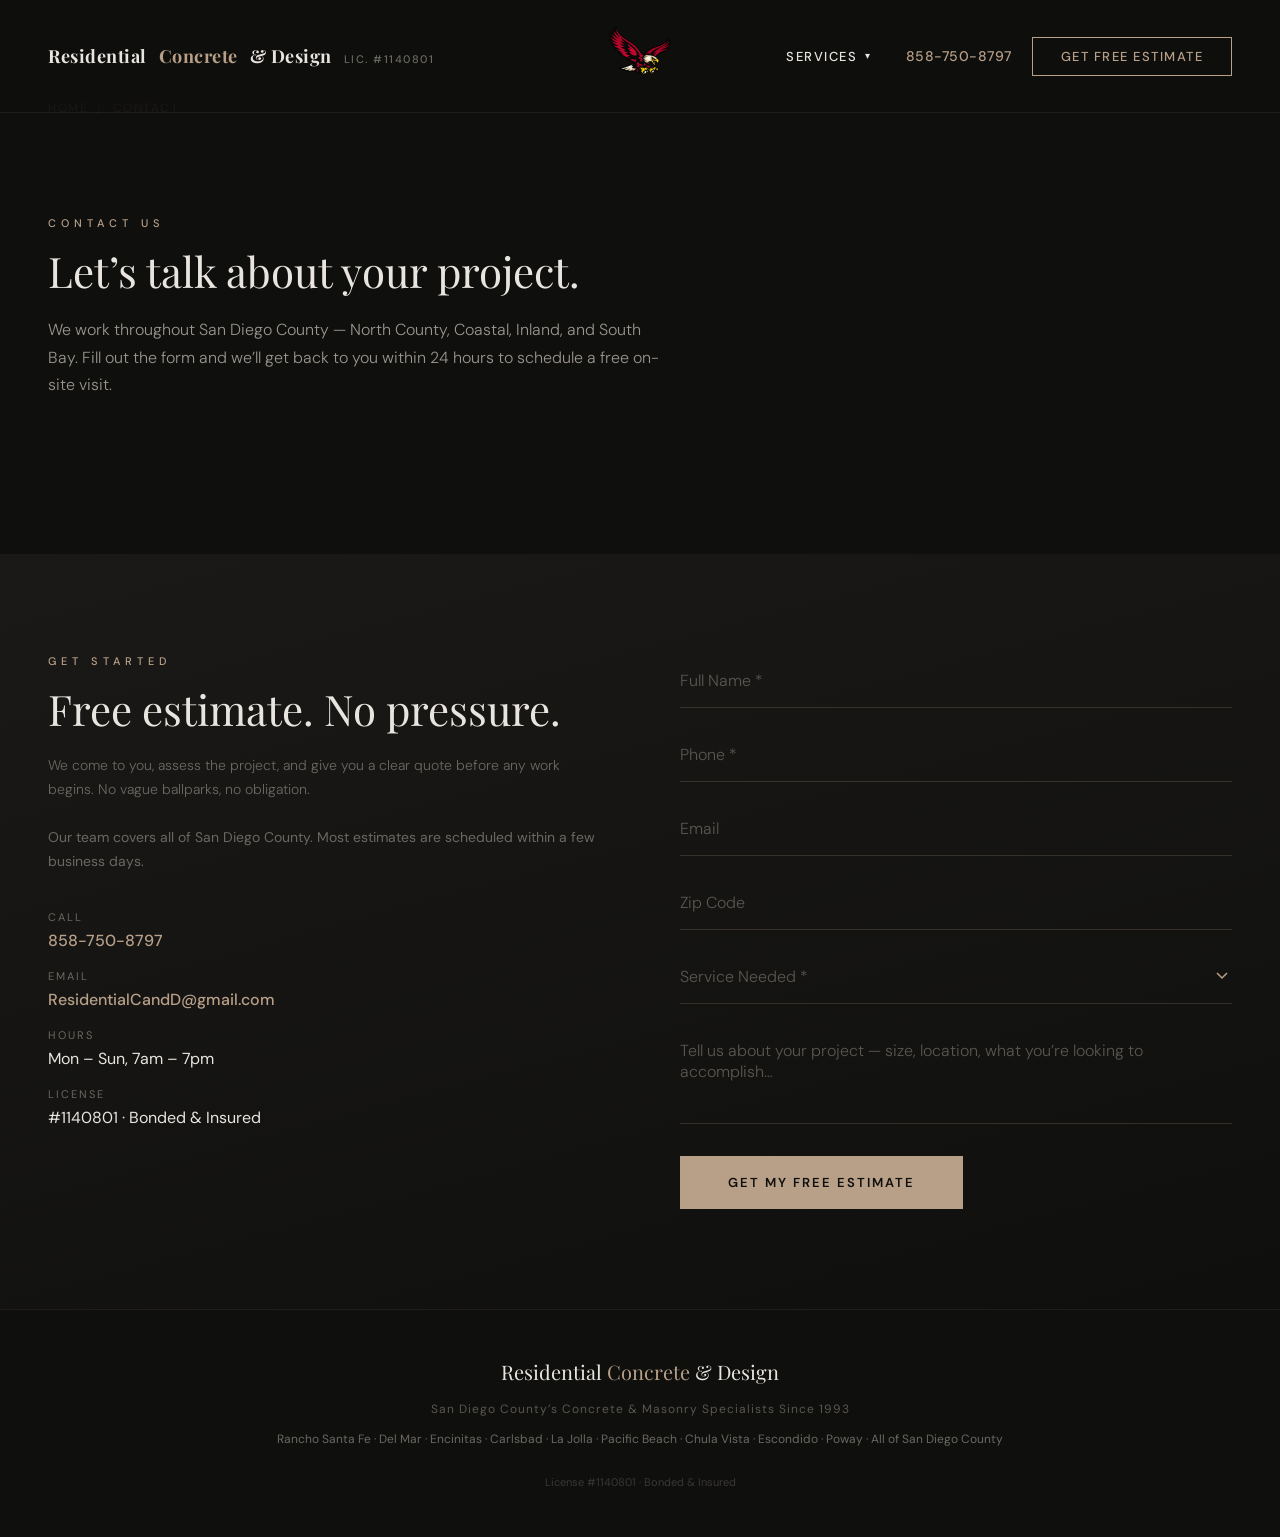
<file: contact.html>
<!DOCTYPE html>
<html lang="en">
<head>
  <meta charset="UTF-8">
  <meta name="viewport" content="width=device-width, initial-scale=1.0, viewport-fit=cover">
  <title>Contact Us | Free Estimate | Residential Concrete &amp; Design &mdash; San Diego</title>
  <meta name="description" content="Contact Residential Concrete &amp; Design for a free on-site estimate. San Diego concrete and masonry contractor serving North County, Coastal, Inland, and South Bay. Lic. #1140801.">
  <meta name="robots" content="index, follow">
  <link rel="canonical" href="https://residentialconcreteanddesign.com/contact.html">
  <meta property="og:title" content="Contact Us | Free Estimate | Residential Concrete &amp; Design">
  <meta property="og:description" content="Get a free on-site estimate from San Diego&rsquo;s concrete and masonry specialists. In business since 1993. Lic. #1140801.">
  <meta property="og:type" content="website">
  <meta property="og:url" content="https://residentialconcreteanddesign.com/contact.html">
  <meta property="og:image" content="https://residentialconcreteanddesign.com/images/hero.jpg">
  <meta property="og:image:alt" content="Residential Concrete and Design San Diego crew on site">
  <meta name="twitter:card" content="summary_large_image">
  <meta name="twitter:title" content="Contact Residential Concrete &amp; Design | San Diego">
  <meta name="twitter:description" content="Free on-site estimate from San Diego&rsquo;s concrete and masonry specialists. Lic. #1140801.">
  <meta name="twitter:image" content="https://residentialconcreteanddesign.com/images/hero.jpg">
  <meta name="theme-color" content="#0F0F0E">
  <link rel="icon" type="image/svg+xml" href="data:image/svg+xml,<svg xmlns='http://www.w3.org/2000/svg' viewBox='0 0 32 32'><rect width='32' height='32' fill='%230F0F0E'/><text x='16' y='22' text-anchor='middle' font-family='Georgia' font-size='20' fill='%23B8A088'>R</text></svg>">
  <link rel="preconnect" href="https://fonts.googleapis.com">
  <link rel="preconnect" href="https://fonts.gstatic.com" crossorigin>
  <link href="https://fonts.googleapis.com/css2?family=DM+Sans:ital,wght@0,300;0,400;0,500;0,700&family=Playfair+Display:ital,wght@0,400;0,700;1,400&display=swap" rel="stylesheet">
  <link rel="stylesheet" href="styles.css?v=3">
  <script type="application/ld+json">
  {"@context":"https://schema.org","@type":"GeneralContractor","name":"Residential Concrete & Design","telephone":"+1-858-750-8797","email":"ResidentialCandD@gmail.com","url":"https://residentialconcreteanddesign.com/","address":{"@type":"PostalAddress","addressLocality":"San Diego","addressRegion":"CA","addressCountry":"US"},"areaServed":["San Diego","Rancho Santa Fe","Del Mar","Encinitas","Carlsbad","La Jolla","Pacific Beach","Poway","Chula Vista","Escondido"],"identifier":{"@type":"PropertyValue","name":"License","value":"1140801"},"openingHoursSpecification":[{"@type":"OpeningHoursSpecification","dayOfWeek":["Monday","Tuesday","Wednesday","Thursday","Friday","Saturday","Sunday"],"opens":"07:00","closes":"19:00"}]}
  </script>
  <script type="application/ld+json">
  {"@context":"https://schema.org","@type":"BreadcrumbList","itemListElement":[{"@type":"ListItem","position":1,"name":"Home","item":"https://residentialconcreteanddesign.com/"},{"@type":"ListItem","position":2,"name":"Contact","item":"https://residentialconcreteanddesign.com/contact.html"}]}
  </script>
</head>
<body>
  <a href="#contact" class="skip-link">Skip to contact form</a>
  <nav class="nav">
    <a href="index.html" class="nav-logo">Residential <span>Concrete</span> &amp; Design <span class="nav-license">Lic. #1140801</span></a><a href="index.html" class="nav-logo-center" aria-label="Residential Concrete &amp; Design — Home"><img src="images/logo.png" alt="Residential Concrete &amp; Design" class="nav-logo-img" width="72" height="72" decoding="async"></a>
    <div class="nav-right">
      <div class="nav-menu">
        <button type="button" class="nav-menu-btn" id="navMenuBtn" aria-expanded="false" aria-controls="navMenuPanel" aria-haspopup="true">Services <span class="nav-caret" aria-hidden="true">&#9662;</span></button>
        <div class="nav-menu-panel" id="navMenuPanel" role="menu">
          <a href="outdoor-living.html" role="menuitem">Outdoor Living</a>
          <a href="stamped-concrete.html" role="menuitem">Stamped Concrete</a>
          <a href="custom-stonework.html" role="menuitem">Custom Stonework</a>
          <a href="staining-sealing.html" role="menuitem">Staining &amp; Sealing</a>
          <a href="entry-columns.html" role="menuitem">Entry &amp; Columns</a>
          <a href="retaining-walls.html" role="menuitem">Retaining Walls</a>
          <span class="nav-menu-divider" aria-hidden="true"></span>
          <a href="contact.html" role="menuitem" aria-current="page">Contact</a>
        </div>
      </div>
      <a href="tel:8587508797" class="nav-phone">858-750-8797</a>
      <a href="#contact" class="nav-cta">Get Free Estimate</a>
    </div>
  </nav>
  <main>
  <nav class="breadcrumbs" aria-label="Breadcrumb">
    <a href="index.html">Home</a> &nbsp;/&nbsp; <span>Contact</span>
  </nav>
  <section class="section fade-section">
    <div class="section-label">Contact Us</div>
    <h1 class="section-title">Let&rsquo;s talk about your project.</h1>
    <p class="section-desc">We work throughout San Diego County &mdash; North County, Coastal, Inland, and South Bay. Fill out the form and we&rsquo;ll get back to you within 24 hours to schedule a free on-site visit.</p>
  </section>
  <section class="form-section" id="contact">
    <div class="section fade-section">
      <div class="form-grid">
        <div class="form-intro">
          <div class="section-label">Get Started</div>
          <h2 class="section-title">Free estimate. No pressure.</h2>
          <p class="section-desc">We come to you, assess the project, and give you a clear quote before any work begins. No vague ballparks, no obligation.</p>
          <p>Our team covers all of San Diego County. Most estimates are scheduled within a few business days.</p>
          <div class="form-contact-list">
            <span class="label">Call</span>
            <a href="tel:8587508797">858-750-8797</a>
            <span class="label">Email</span>
            <a href="mailto:ResidentialCandD@gmail.com">ResidentialCandD@gmail.com</a>
            <span class="label">Hours</span>
            <span>Mon &ndash; Sun, 7am &ndash; 7pm</span>
            <span class="label">License</span>
            <span>#1140801 &middot; Bonded &amp; Insured</span>
          </div>
        </div>
        <div>
          <form class="form-fields" id="cf">
            <p class="honeypot" aria-hidden="true"><label>Leave blank: <input name="_gotcha" tabindex="-1" autocomplete="off"></label></p>
            <input type="hidden" name="page" value="contact">
            <label class="sr-only" for="f-name">Full Name</label>
            <input id="f-name" class="form-input" type="text" name="name" placeholder="Full Name *" autocomplete="name" required>
            <label class="sr-only" for="f-phone">Phone</label>
            <input id="f-phone" class="form-input" type="tel" name="phone" placeholder="Phone *" autocomplete="tel" inputmode="tel" required>
            <label class="sr-only" for="f-email">Email</label>
            <input id="f-email" class="form-input" type="email" name="email" placeholder="Email" autocomplete="email">
            <label class="sr-only" for="f-zip">Zip Code</label>
            <input id="f-zip" class="form-input" type="text" name="zip" placeholder="Zip Code" autocomplete="postal-code" inputmode="numeric" pattern="[0-9]{5}">
            <label class="sr-only" for="f-project-type">Service Needed</label>
            <select id="f-project-type" class="form-input" name="project_type" required>
              <option value="" disabled selected>Service Needed *</option>
              <option value="outdoor-living">Outdoor Living Space / Patio</option>
              <option value="stamped-concrete">Stamped Concrete</option>
              <option value="staining-sealing">Concrete Staining &amp; Sealing</option>
              <option value="custom-stonework">Custom Stonework / Artificial Rock</option>
              <option value="outdoor-kitchen">Outdoor Kitchen / BBQ Island</option>
              <option value="entry-columns">Entry Columns &amp; Pillars</option>
              <option value="retaining-walls">Retaining Walls</option>
              <option value="driveway">Driveway / Walkway</option>
              <option value="pool-deck">Pool Deck</option>
              <option value="other">Other / Not Sure</option>
            </select>
            <label class="sr-only" for="f-project">Project details</label>
            <textarea id="f-project" class="form-input form-textarea" name="project" placeholder="Tell us about your project &mdash; size, location, what you&rsquo;re looking to accomplish&hellip;"></textarea>
            <button type="submit" class="form-submit">Get My Free Estimate</button>
          </form>
          <div class="form-success" id="fs" role="status" aria-live="polite">
            <div class="form-success-title">Message sent &mdash; we&rsquo;ll be in touch shortly.</div><div class="form-success-desc">We received your request and will reach out within 24 hours. You can also reach us directly at <a href="tel:8587508797">858-750-8797</a>.</div>
          </div>
        </div>
      </div>
    </div>
  </section>
  </main>
  <footer class="footer">
    <div class="footer-logo">Residential <span>Concrete</span> &amp; Design</div>
    <div class="footer-text">San Diego County&rsquo;s Concrete &amp; Masonry Specialists Since 1993</div>
    <div class="footer-areas">Rancho Santa Fe &middot; Del Mar &middot; Encinitas &middot; Carlsbad &middot; La Jolla &middot; Pacific Beach &middot; Chula Vista &middot; Escondido &middot; Poway &middot; All of San Diego County</div>
    <div class="footer-license">License #1140801 &middot; Bonded &amp; Insured</div>
  </footer>
  <a href="#contact" class="floating-cta" aria-label="Get a free estimate">Get Free Estimate</a>
  <div class="mobile-call-bar">
    <a href="tel:8587508797">
      <svg class="call-icon" viewBox="0 0 24 24" fill="currentColor" aria-hidden="true"><path d="M20 15.5c-1.25 0-2.45-.2-3.57-.57a1 1 0 0 0-1.02.24l-2.2 2.2a15.05 15.05 0 0 1-6.59-6.58l2.2-2.21a1 1 0 0 0 .25-1.02A11.36 11.36 0 0 1 8.5 4a1 1 0 0 0-1-1H4a1 1 0 0 0-1 1c0 9.39 7.61 17 17 17a1 1 0 0 0 1-1v-3.5a1 1 0 0 0-1-1z"/></svg>
      Call Now &mdash; 858-750-8797
    </a>
  </div>
  <script src="site.js?v=3" defer></script>
</body>
</html>
</file>
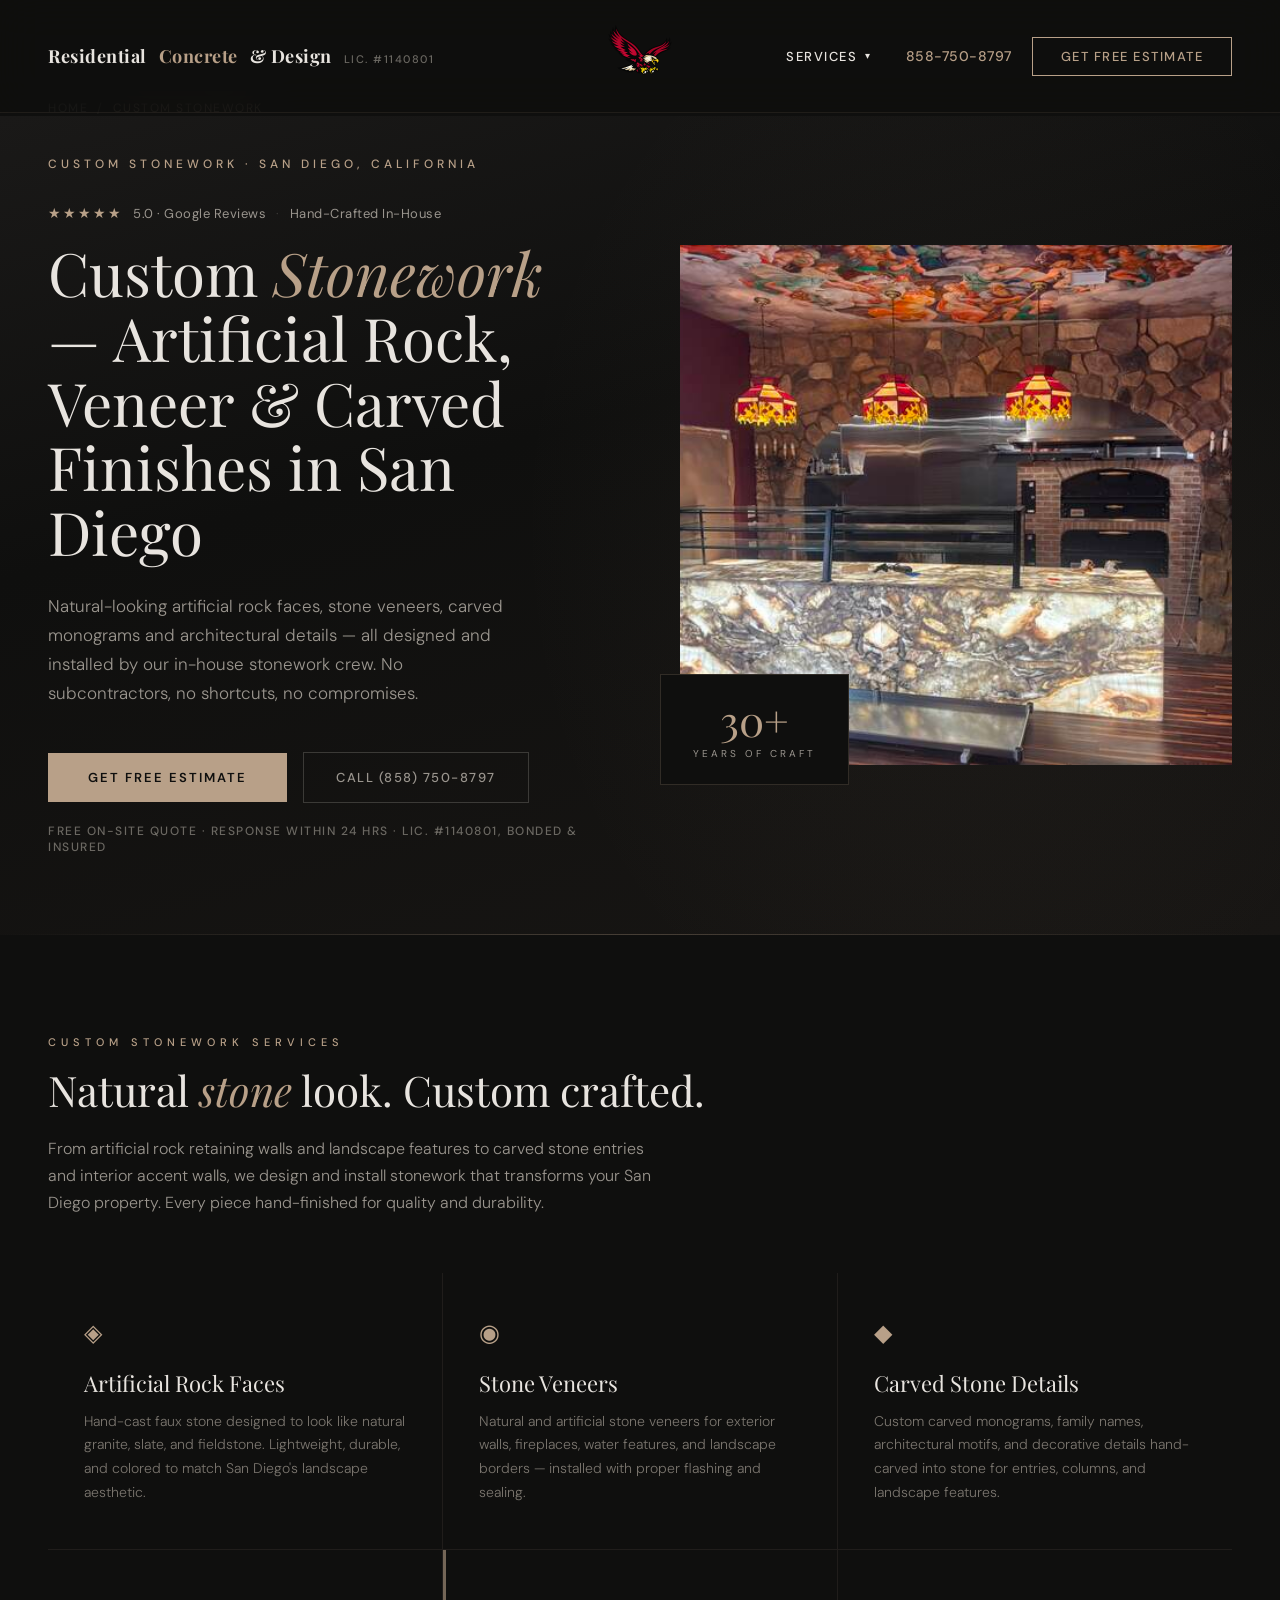
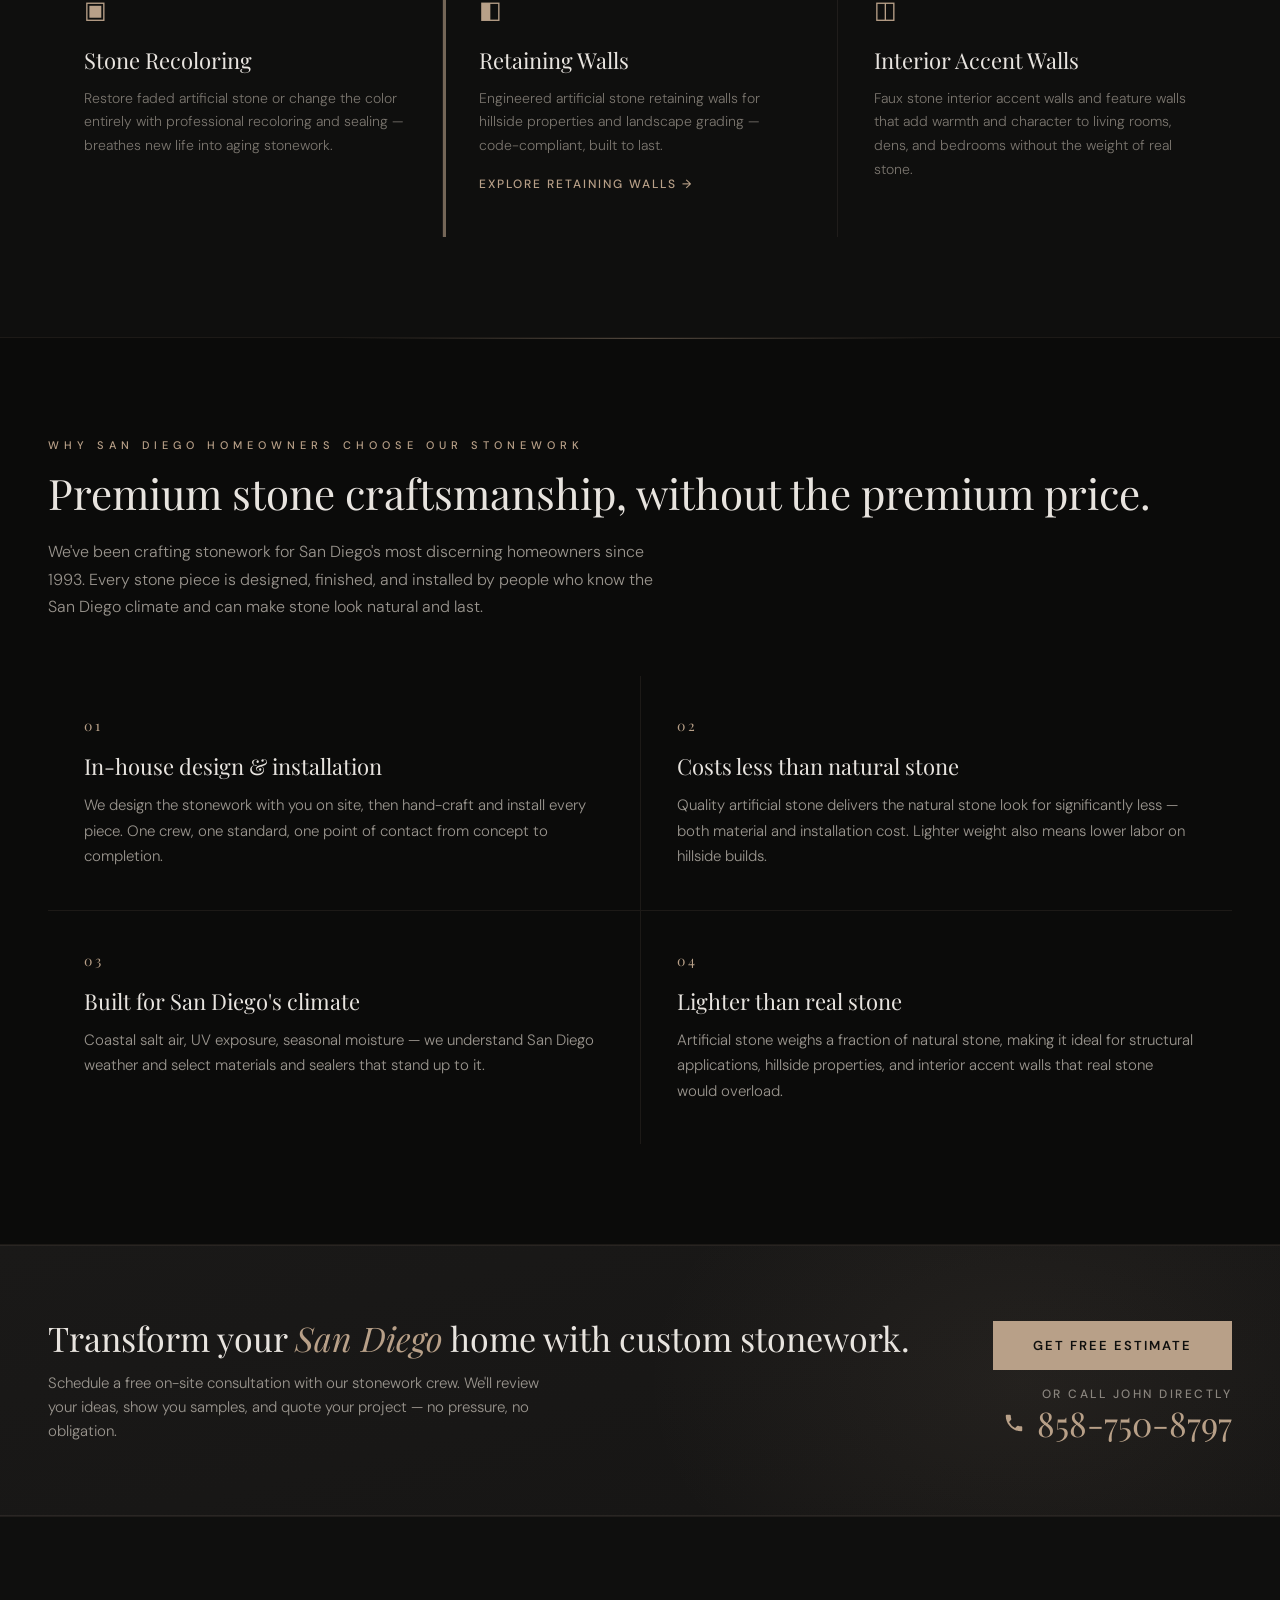
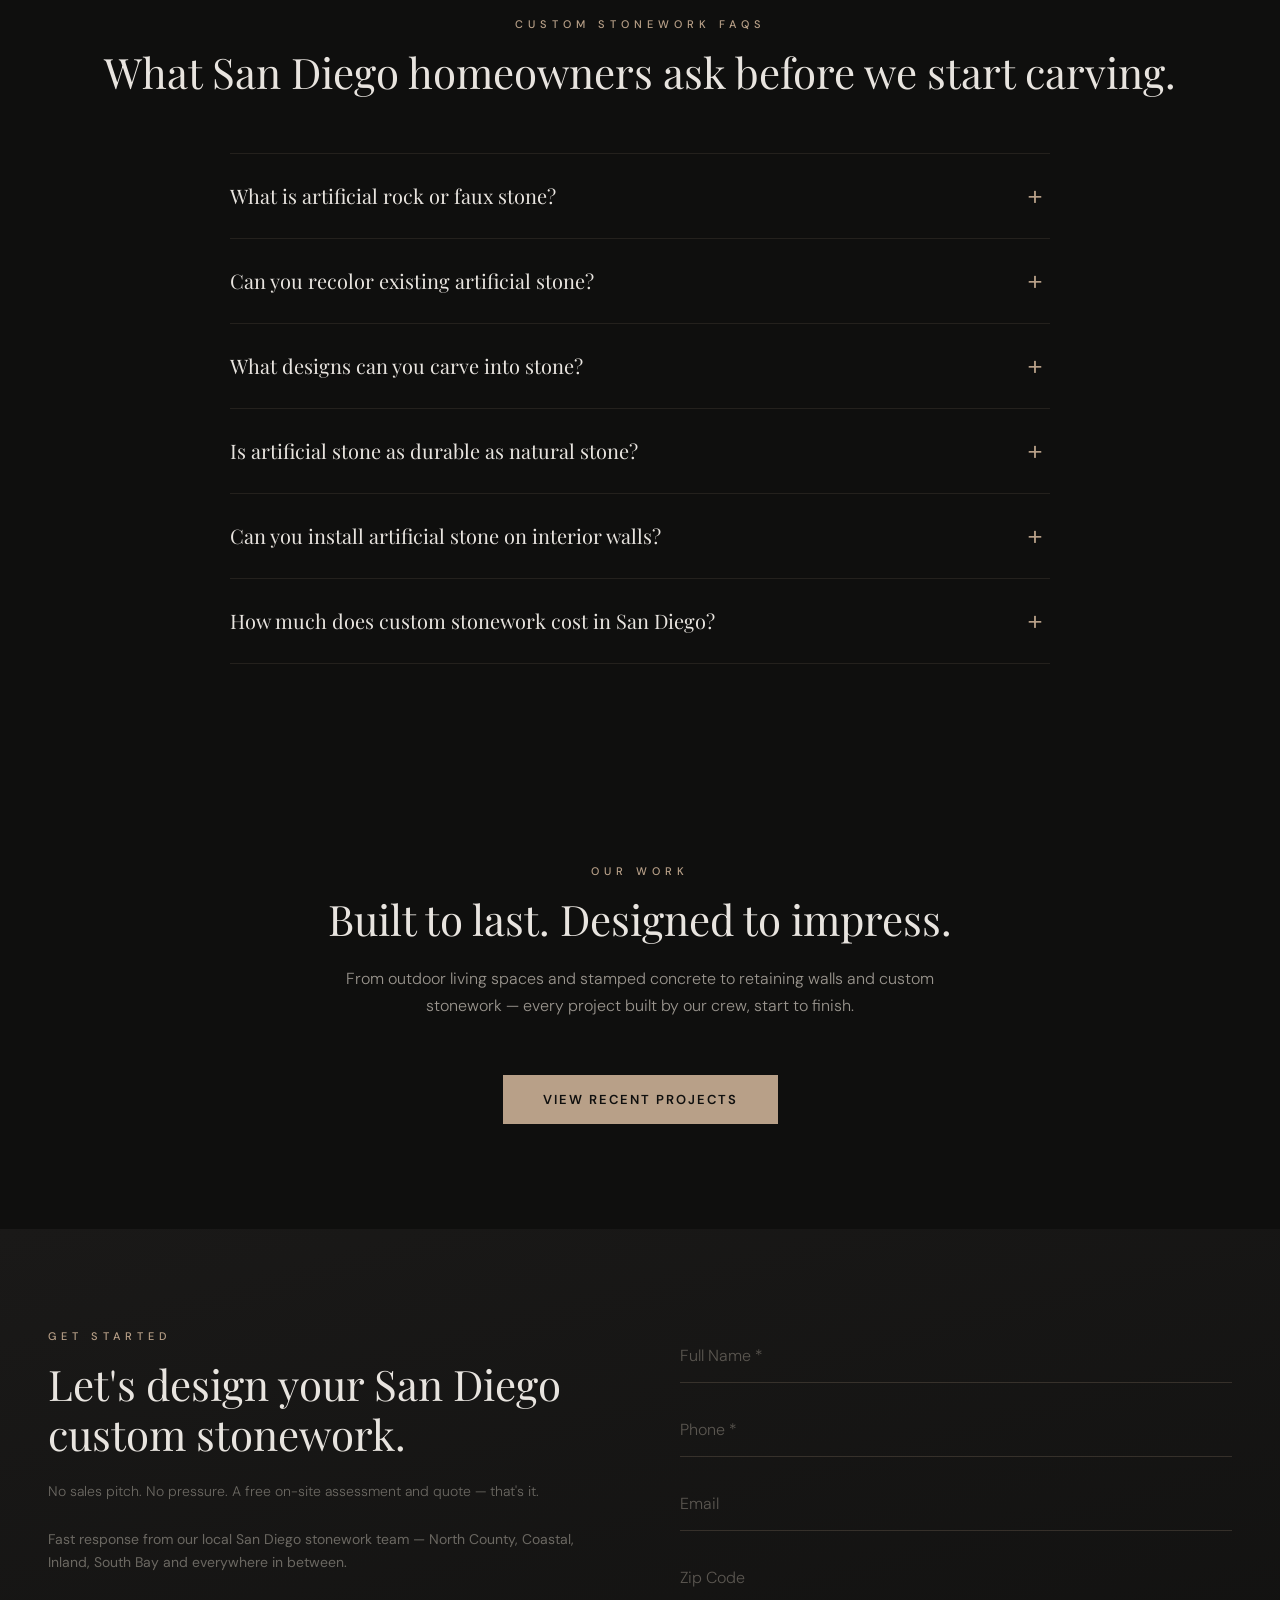
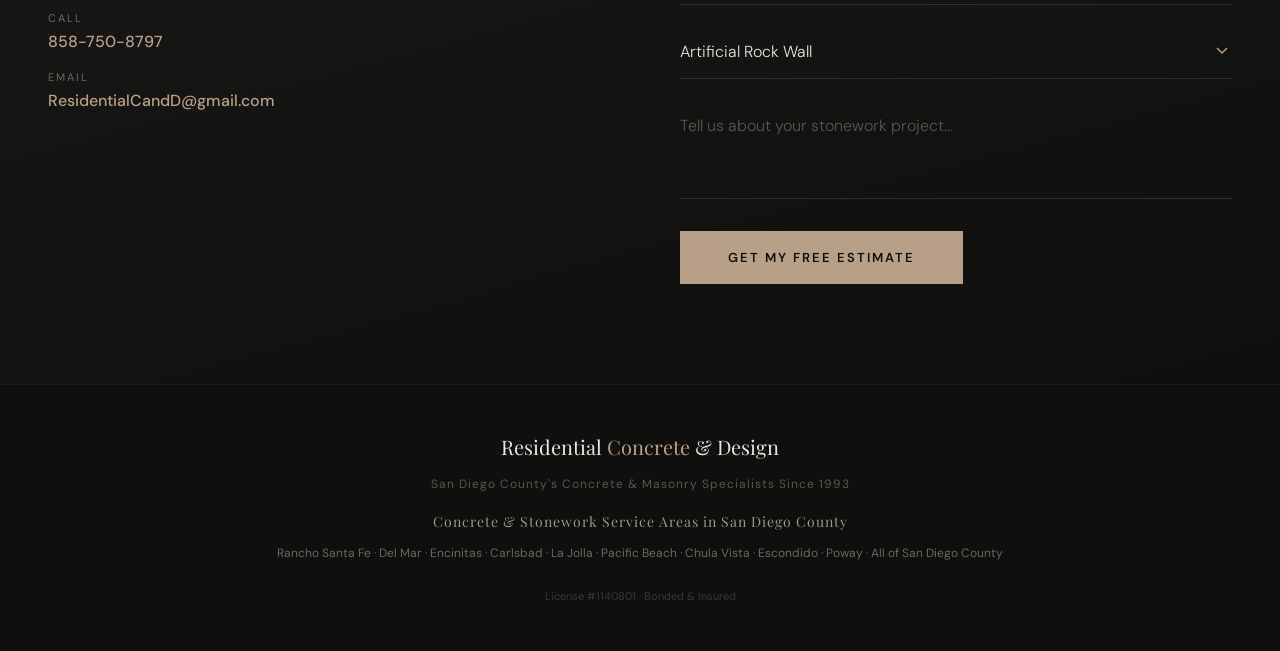
<file: custom-stonework.html>
<!DOCTYPE html>
<html lang="en">
<head>
  <meta charset="UTF-8">
  <meta name="viewport" content="width=device-width, initial-scale=1.0, viewport-fit=cover">
  <title>Custom Stonework San Diego | Artificial Rock, Stone Veneer & Carved Finishes | Residential Concrete & Design</title>
  <meta name="description" content="San Diego custom stonework contractor — artificial rock faces, stone veneers, carved finishes, and recoloring of existing artificial stone. Built in-house since 1993. Free estimate.">
  <meta name="robots" content="index, follow">
  <link rel="canonical" href="https://residentialconcreteanddesign.com/custom-stonework.html">
  <meta property="og:title" content="Custom Stonework San Diego | Artificial Rock, Stone Veneer & Carved Finishes">
  <meta property="og:description" content="San Diego custom stonework — artificial rock, stone veneers, recoloring existing stone. Designed and built in-house since 1993.">
  <meta property="og:type" content="website">
  <meta property="og:url" content="https://residentialconcreteanddesign.com/custom-stonework.html">
  <meta property="og:image" content="https://residentialconcreteanddesign.com/images/p3.jpg">
  <meta property="og:image:alt" content="Custom stone veneer and faux rock feature in San Diego">
  <meta name="twitter:card" content="summary_large_image">
  <meta name="twitter:title" content="Custom Stonework San Diego | Residential Concrete & Design">
  <meta name="twitter:description" content="Custom stonework in San Diego — artificial rock, stone veneers, carved finishes. Lic. #1140801.">
  <meta name="twitter:image" content="https://residentialconcreteanddesign.com/images/p3.jpg">
  <meta name="theme-color" content="#0F0F0E">
  <link rel="icon" type="image/svg+xml" href="data:image/svg+xml,<svg xmlns='http://www.w3.org/2000/svg' viewBox='0 0 32 32'><rect width='32' height='32' fill='%230F0F0E'/><text x='16' y='22' text-anchor='middle' font-family='Georgia' font-size='20' fill='%23B8A088'>R</text></svg>">
  <link rel="preload" as="image" href="images/p3.jpg" fetchpriority="high">
  <link rel="preconnect" href="https://fonts.googleapis.com">
  <link rel="preconnect" href="https://fonts.gstatic.com" crossorigin>
  <link href="https://fonts.googleapis.com/css2?family=DM+Sans:ital,wght@0,300;0,400;0,500;0,700&family=Playfair+Display:ital,wght@0,400;0,700;1,400&display=swap" rel="stylesheet">
  <link rel="stylesheet" href="styles.css?v=3">
  <script type="application/ld+json">
  {"@context":"https://schema.org","@type":"Service","serviceType":"Custom Stonework Installation","provider":{"@type":"GeneralContractor","name":"Residential Concrete & Design","telephone":"+1-858-750-8797","email":"ResidentialCandD@gmail.com","url":"https://residentialconcreteanddesign.com/","image":"https://residentialconcreteanddesign.com/images/hero.jpg","address":{"@type":"PostalAddress","addressLocality":"San Diego","addressRegion":"CA","addressCountry":"US"},"identifier":{"@type":"PropertyValue","name":"License","value":"1140801"}},"areaServed":["San Diego","Rancho Santa Fe","Del Mar","Encinitas","Carlsbad","La Jolla","Pacific Beach","Poway","Chula Vista","Escondido"],"description":"Custom stonework design and installation in San Diego — artificial rock faces, natural stone veneers, carved finishes, and recoloring of existing stone built in-house since 1993."}
  </script>
  <script type="application/ld+json">
  {"@context":"https://schema.org","@type":"BreadcrumbList","itemListElement":[{"@type":"ListItem","position":1,"name":"Home","item":"https://residentialconcreteanddesign.com/"},{"@type":"ListItem","position":2,"name":"Custom Stonework","item":"https://residentialconcreteanddesign.com/custom-stonework.html"}]}
  </script>
  <script type="application/ld+json">
  {"@context":"https://schema.org","@type":"FAQPage","mainEntity":[{"@type":"Question","name":"What is artificial rock or faux stone?","acceptedAnswer":{"@type":"Answer","text":"Artificial rock is a hand-cast, concrete-based material designed to look like natural stone. It's lightweight, durable, and can be carved, colored and finished to match real stone at a fraction of the cost and weight — ideal for San Diego retaining walls, landscape features, and interior accent walls."}},{"@type":"Question","name":"Can you recolor existing artificial stone?","acceptedAnswer":{"@type":"Answer","text":"Yes. If your existing artificial rock has faded or you want to change the color, we can recolor it with new stain or dye that penetrates and lasts. We assess condition on site and recommend the best recoloring method."}},{"@type":"Question","name":"What finishes can you carve into stone?","acceptedAnswer":{"@type":"Answer","text":"We can carve custom designs, monograms, family names, architectural details, and decorative motifs into both artificial and natural stone. Carved finishes add dimension and personalization to entries, fireplaces, water features, and landscape walls."}},{"@type":"Question","name":"Is artificial stone as durable as natural stone?","acceptedAnswer":{"@type":"Answer","text":"Quality artificial stone is engineered to be durable in San Diego's weather — coastal salt air, sun, and seasonal moisture. Properly sealed, it lasts 15+ years. It's lighter than natural stone, which makes installation easier on hillside properties and load-sensitive structures."}}]}
  </script>
</head>
<body>
  <a href="#contact" class="skip-link">Skip to contact</a>
  <nav class="nav">
    <a href="index.html" class="nav-logo">Residential <span>Concrete</span> &amp; Design <span class="nav-license">Lic. #1140801</span></a><a href="index.html" class="nav-logo-center" aria-label="Residential Concrete &amp; Design — Home"><img src="images/logo.png" alt="Residential Concrete &amp; Design" class="nav-logo-img" width="72" height="72" decoding="async"></a>
    <div class="nav-right">
      <div class="nav-menu">
        <button type="button" class="nav-menu-btn" id="navMenuBtn" aria-expanded="false" aria-controls="navMenuPanel" aria-haspopup="true">Services <span class="nav-caret" aria-hidden="true">▾</span></button>
        <div class="nav-menu-panel" id="navMenuPanel" role="menu">
          <a href="outdoor-living.html" role="menuitem">Outdoor Living</a>
          <a href="stamped-concrete.html" role="menuitem">Stamped Concrete</a>
          <a href="custom-stonework.html" role="menuitem" aria-current="page">Custom Stonework</a>
          <a href="staining-sealing.html" role="menuitem">Staining &amp; Sealing</a>
          <a href="entry-columns.html" role="menuitem">Entry &amp; Columns</a>
          <a href="retaining-walls.html" role="menuitem">Retaining Walls</a>
          <span class="nav-menu-divider" aria-hidden="true"></span>
          <a href="contact.html" role="menuitem">Contact</a>
        </div>
      </div>
      <a href="tel:8587508797" class="nav-phone">858-750-8797</a>
      <a href="#contact" class="nav-cta">Get Free Estimate</a>
    </div>
  </nav>
  <main>
  <nav class="breadcrumbs" aria-label="Breadcrumb">
    <a href="index.html">Home</a> &nbsp;/&nbsp; <span>Custom Stonework</span>
  </nav>
  <section class="hero-section">
    <div class="hero-content">
      <div>
        <div class="hero-established">Custom Stonework · San Diego, California</div>
        <div class="hero-rating">
          <span class="stars" aria-hidden="true">★★★★★</span>
          <span>5.0 · Google Reviews</span>
          <span class="rating-sep" aria-hidden="true">·</span>
          <span>Hand-Crafted In-House</span>
        </div>
        <h1 class="hero-title">Custom <em>Stonework</em> — Artificial Rock, Veneer &amp; Carved Finishes in San Diego</h1>
        <p class="hero-desc">Natural-looking artificial rock faces, stone veneers, carved monograms and architectural details — all designed and installed by our in-house stonework crew. No subcontractors, no shortcuts, no compromises.</p>
        <div class="hero-cta-row">
          <a href="#contact" class="btn-primary">Get Free Estimate</a>
          <a href="tel:8587508797" class="btn-secondary">Call (858) 750-8797</a>
        </div>
        <div class="hero-trust">Free on-site quote · Response within 24 hrs · Lic. #1140801, Bonded &amp; Insured</div>
      </div>
      <div class="hero-right">
        <img class="hero-img-main" src="images/p3.jpg" alt="Custom stone veneer and carved detail in San Diego" width="700" height="520" fetchpriority="high" decoding="async">
        <div class="hero-badge">
          <div class="hero-badge-num">30+</div>
          <div class="hero-badge-label">Years of Craft</div>
        </div>
      </div>
    </div>
  </section>
  <section class="section fade-section" id="services">
    <div class="section-label">Custom Stonework Services</div>
    <h2 class="section-title">Natural <em>stone</em> look. Custom crafted.</h2>
    <p class="section-desc">From artificial rock retaining walls and landscape features to carved stone entries and interior accent walls, we design and install stonework that transforms your San Diego property. Every piece hand-finished for quality and durability.</p>
    <div class="services-grid">
      <div class="service-card"><span class="service-icon">◈</span><h3 class="service-title">Artificial Rock Faces</h3><p class="service-desc">Hand-cast faux stone designed to look like natural granite, slate, and fieldstone. Lightweight, durable, and colored to match San Diego's landscape aesthetic.</p></div>
      <div class="service-card"><span class="service-icon">◉</span><h3 class="service-title">Stone Veneers</h3><p class="service-desc">Natural and artificial stone veneers for exterior walls, fireplaces, water features, and landscape borders — installed with proper flashing and sealing.</p></div>
      <div class="service-card"><span class="service-icon">◆</span><h3 class="service-title">Carved Stone Details</h3><p class="service-desc">Custom carved monograms, family names, architectural motifs, and decorative details hand-carved into stone for entries, columns, and landscape features.</p></div>
      <div class="service-card"><span class="service-icon">▣</span><h3 class="service-title">Stone Recoloring</h3><p class="service-desc">Restore faded artificial stone or change the color entirely with professional recoloring and sealing — breathes new life into aging stonework.</p></div>
      <a href="retaining-walls.html" class="service-card service-card-link"><span class="service-icon">◧</span><h3 class="service-title">Retaining Walls</h3><p class="service-desc">Engineered artificial stone retaining walls for hillside properties and landscape grading — code-compliant, built to last.</p><span class="service-learn-more">Explore Retaining Walls &rarr;</span></a>
      <div class="service-card"><span class="service-icon">◫</span><h3 class="service-title">Interior Accent Walls</h3><p class="service-desc">Faux stone interior accent walls and feature walls that add warmth and character to living rooms, dens, and bedrooms without the weight of real stone.</p></div>
    </div>
  </section>
  <section class="feature-section">
    <div class="section fade-section">
      <div class="section-label">Why San Diego Homeowners Choose Our Stonework</div>
      <h2 class="section-title">Premium stone craftsmanship, without the premium price.</h2>
      <p class="section-desc">We've been crafting stonework for San Diego's most discerning homeowners since 1993. Every stone piece is designed, finished, and installed by people who know the San Diego climate and can make stone look natural and last.</p>
      <div class="feature-grid">
        <div class="feature-card">
          <div class="feature-num">01</div>
          <h3 class="feature-title">In-house design &amp; installation</h3>
          <p class="feature-desc">We design the stonework with you on site, then hand-craft and install every piece. One crew, one standard, one point of contact from concept to completion.</p>
        </div>
        <div class="feature-card">
          <div class="feature-num">02</div>
          <h3 class="feature-title">Costs less than natural stone</h3>
          <p class="feature-desc">Quality artificial stone delivers the natural stone look for significantly less — both material and installation cost. Lighter weight also means lower labor on hillside builds.</p>
        </div>
        <div class="feature-card">
          <div class="feature-num">03</div>
          <h3 class="feature-title">Built for San Diego's climate</h3>
          <p class="feature-desc">Coastal salt air, UV exposure, seasonal moisture — we understand San Diego weather and select materials and sealers that stand up to it.</p>
        </div>
        <div class="feature-card">
          <div class="feature-num">04</div>
          <h3 class="feature-title">Lighter than real stone</h3>
          <p class="feature-desc">Artificial stone weighs a fraction of natural stone, making it ideal for structural applications, hillside properties, and interior accent walls that real stone would overload.</p>
        </div>
      </div>
    </div>
  </section>
  <section class="cta-band fade-section">
    <div class="cta-inner">
      <div>
        <h2 class="cta-headline">Transform your <em>San Diego</em> home with custom stonework.</h2>
        <p class="cta-sub">Schedule a free on-site consultation with our stonework crew. We'll review your ideas, show you samples, and quote your project — no pressure, no obligation.</p>
      </div>
      <div class="cta-actions">
        <a href="#contact" class="cta-quote-btn">Get Free Estimate</a>
        <div class="cta-phone-row">
          <span class="cta-phone-label">Or call John directly</span>
          <a href="tel:8587508797" class="cta-phone" aria-label="Call John at 858-750-8797"><svg viewBox="0 0 24 24" width="22" height="22" fill="currentColor" aria-hidden="true"><path d="M20 15.5c-1.25 0-2.45-.2-3.57-.57a1 1 0 0 0-1.02.24l-2.2 2.2a15.05 15.05 0 0 1-6.59-6.58l2.2-2.21a1 1 0 0 0 .25-1.02A11.36 11.36 0 0 1 8.5 4a1 1 0 0 0-1-1H4a1 1 0 0 0-1 1c0 9.39 7.61 17 17 17a1 1 0 0 0 1-1v-3.5a1 1 0 0 0-1-1z"/></svg>858-750-8797</a>
        </div>
      </div>
    </div>
  </section>
  <section class="faq-section">
    <div class="section fade-section">
      <div class="section-center">
        <div class="section-label">Custom Stonework FAQs</div>
        <h2 class="section-title section-center">What San Diego homeowners ask before we start carving.</h2>
      </div>
      <div class="faq-list">
        <div class="faq-item">
          <button class="faq-q" aria-expanded="false" aria-controls="faq-cs-1">What is artificial rock or faux stone?</button>
          <div class="faq-a" id="faq-cs-1" role="region">Artificial rock is a hand-cast, concrete-based material designed to look like natural stone. It's lightweight, durable, and can be carved, colored and finished to match real stone at a fraction of the cost and weight — ideal for San Diego retaining walls, landscape features, and interior accent walls.</div>
        </div>
        <div class="faq-item">
          <button class="faq-q" aria-expanded="false" aria-controls="faq-cs-2">Can you recolor existing artificial stone?</button>
          <div class="faq-a" id="faq-cs-2" role="region">Yes. If your existing artificial rock has faded or you want to change the color, we can recolor it with professional stone dye and sealer that penetrates and lasts. We assess condition on site and recommend the best recoloring method for your stonework.</div>
        </div>
        <div class="faq-item">
          <button class="faq-q" aria-expanded="false" aria-controls="faq-cs-3">What designs can you carve into stone?</button>
          <div class="faq-a" id="faq-cs-3" role="region">We carve custom designs, monograms, family names, architectural details, ornamental motifs, and decorative patterns into both artificial and natural stone. Popular requests include entry monograms, fireplace surrounds, and landscape feature walls.</div>
        </div>
        <div class="faq-item">
          <button class="faq-q" aria-expanded="false" aria-controls="faq-cs-4">Is artificial stone as durable as natural stone?</button>
          <div class="faq-a" id="faq-cs-4" role="region">Quality engineered artificial stone is built to last 15+ years in San Diego's climate — coastal salt air, UV, and moisture. Properly sealed, it resists staining and weathering. It's also lighter than natural stone, which matters for hillside builds and load-sensitive structures.</div>
        </div>
        <div class="faq-item">
          <button class="faq-q" aria-expanded="false" aria-controls="faq-cs-5">Can you install artificial stone on interior walls?</button>
          <div class="faq-a" id="faq-cs-5" role="region">Yes. Lightweight artificial stone is ideal for interior accent walls in living rooms, dens, bedrooms and offices. It adds warmth and architectural character without the weight, structural load, and cost of real stone.</div>
        </div>
        <div class="faq-item">
          <button class="faq-q" aria-expanded="false" aria-controls="faq-cs-6">How much does custom stonework cost in San Diego?</button>
          <div class="faq-a" id="faq-cs-6" role="region">Cost depends on scope, materials, and finish complexity. Artificial stone costs less than natural stone. Carved details, recoloring, and installation labor vary by project. We provide a free estimate before any work begins — no ballparks, no surprises.</div>
        </div>
      </div>
    </div>
  </section>
  <section class="section fade-section" id="portfolio">
    <div class="section-center">
      <div class="section-label">Our Work</div>
      <h2 class="section-title">Built to last. Designed to impress.</h2>
      <p class="section-desc">From outdoor living spaces and stamped concrete to retaining walls and custom stonework — every project built by our crew, start to finish.</p>
      <a href="index.html#portfolio" class="btn-primary">View Recent Projects</a>
    </div>
  </section>
  <section class="form-section" id="contact">
    <div class="section fade-section">
      <div class="form-grid">
        <div class="form-intro">
          <div class="section-label">Get Started</div>
          <h2 class="section-title">Let's design your San Diego custom stonework.</h2>
          <p class="section-desc">No sales pitch. No pressure. A free on-site assessment and quote — that's it.</p>
          <p>Fast response from our local San Diego stonework team — North County, Coastal, Inland, South Bay and everywhere in between.</p>
          <div class="form-contact-list">
            <span class="label">Call</span>
            <a href="tel:8587508797">858-750-8797</a>
            <span class="label">Email</span>
            <a href="mailto:ResidentialCandD@gmail.com">ResidentialCandD@gmail.com</a>
          </div>
        </div>
        <div>
          <form class="form-fields" id="cf">
            <p class="honeypot" aria-hidden="true"><label>Leave blank: <input name="_gotcha" tabindex="-1" autocomplete="off"></label></p>
            <input type="hidden" name="page" value="custom-stonework">
            <label class="sr-only" for="f-name">Full Name</label>
            <input id="f-name" class="form-input" type="text" name="name" placeholder="Full Name *" autocomplete="name" required>
            <label class="sr-only" for="f-phone">Phone</label>
            <input id="f-phone" class="form-input" type="tel" name="phone" placeholder="Phone *" autocomplete="tel" inputmode="tel" required>
            <label class="sr-only" for="f-email">Email</label>
            <input id="f-email" class="form-input" type="email" name="email" placeholder="Email" autocomplete="email">
            <label class="sr-only" for="f-zip">Zip Code</label>
            <input id="f-zip" class="form-input" type="text" name="zip" placeholder="Zip Code" autocomplete="postal-code" inputmode="numeric" pattern="[0-9]{5}">
            <label class="sr-only" for="f-project-type">Project Type</label>
            <select id="f-project-type" class="form-input" name="project_type" required>
              <option value="" disabled>Project Type *</option>
              <option value="artificial-rock" selected>Artificial Rock Wall</option>
              <option value="stone-veneer">Stone Veneer</option>
              <option value="carved-stone">Carved Stone Details</option>
              <option value="stone-recolor">Recolor Existing Stone</option>
              <option value="interior-accent">Interior Accent Wall</option>
              <option value="other">Other</option>
            </select>
            <label class="sr-only" for="f-project">Project details</label>
            <textarea id="f-project" class="form-input form-textarea" name="project" placeholder="Tell us about your stonework project..."></textarea>
            <button type="submit" class="form-submit">Get My Free Estimate</button>
          </form>
          <div class="form-success" id="fs" role="status" aria-live="polite">
            <div class="form-success-title">Message sent — we'll be in touch shortly.</div>
            <div class="form-success-desc">We received your request and will reach out within 24 hours. You can also reach us directly at <a href="tel:8587508797">858-750-8797</a> or <a href="mailto:ResidentialCandD@gmail.com">ResidentialCandD@gmail.com</a>.</div>
          </div>
        </div>
      </div>
    </div>
  </section>
  </main>
  <footer class="footer">
    <div class="footer-logo">Residential <span>Concrete</span> &amp; Design</div>
    <div class="footer-text">San Diego County's Concrete &amp; Masonry Specialists Since 1993</div>
    <h3 class="footer-areas-title">Concrete &amp; Stonework Service Areas in San Diego County</h3>
    <div class="footer-areas">Rancho Santa Fe · Del Mar · Encinitas · Carlsbad · La Jolla · Pacific Beach · Chula Vista · Escondido · Poway · All of San Diego County</div>
    <div class="footer-license">License #1140801 · Bonded &amp; Insured</div>
  </footer>
  <a href="#contact" class="floating-cta" aria-label="Get a free estimate">Get Free Estimate</a>
  <div class="mobile-call-bar">
    <a href="tel:8587508797">
      <svg class="call-icon" viewBox="0 0 24 24" fill="currentColor" aria-hidden="true"><path d="M20 15.5c-1.25 0-2.45-.2-3.57-.57a1 1 0 0 0-1.02.24l-2.2 2.2a15.05 15.05 0 0 1-6.59-6.58l2.2-2.21a1 1 0 0 0 .25-1.02A11.36 11.36 0 0 1 8.5 4a1 1 0 0 0-1-1H4a1 1 0 0 0-1 1c0 9.39 7.61 17 17 17a1 1 0 0 0 1-1v-3.5a1 1 0 0 0-1-1z"/></svg>
      Call Now — 858-750-8797
    </a>
  </div>
  <script src="site.js?v=3" defer></script>
</body>
</html>
</file>
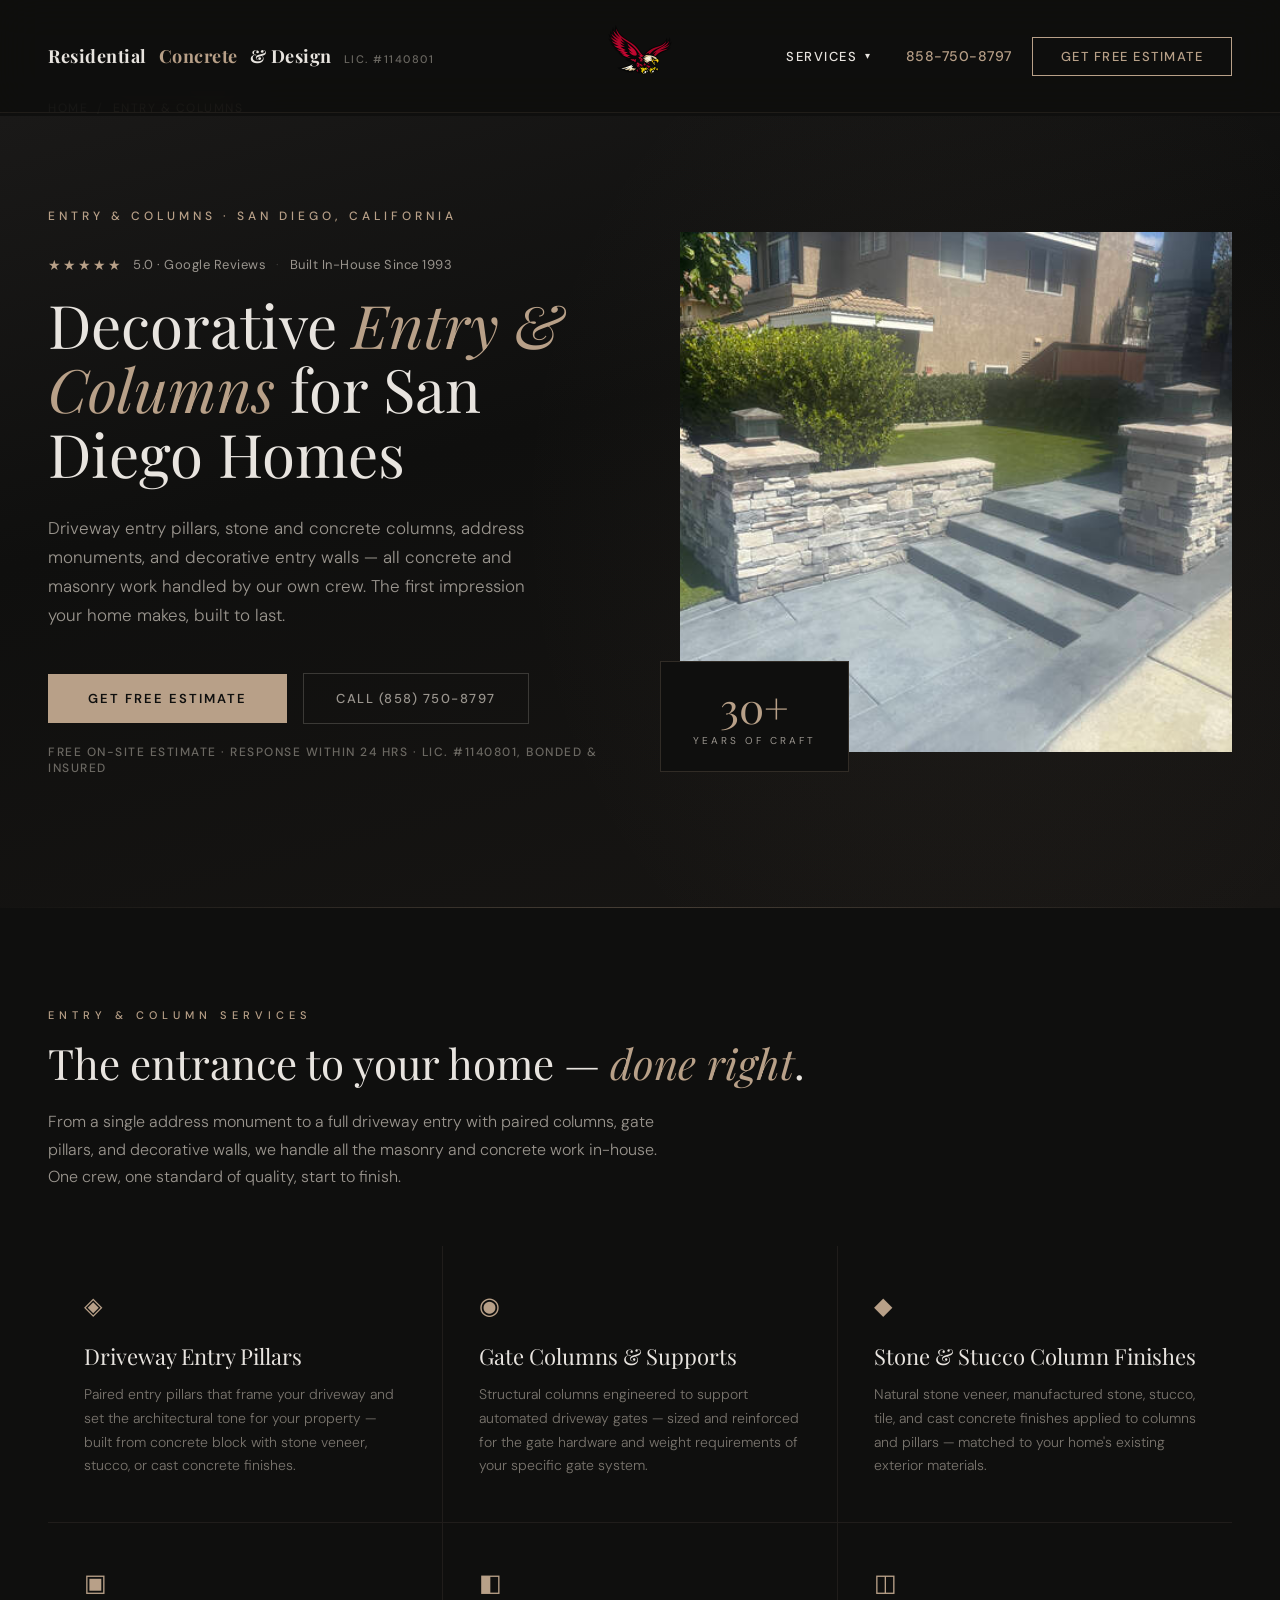
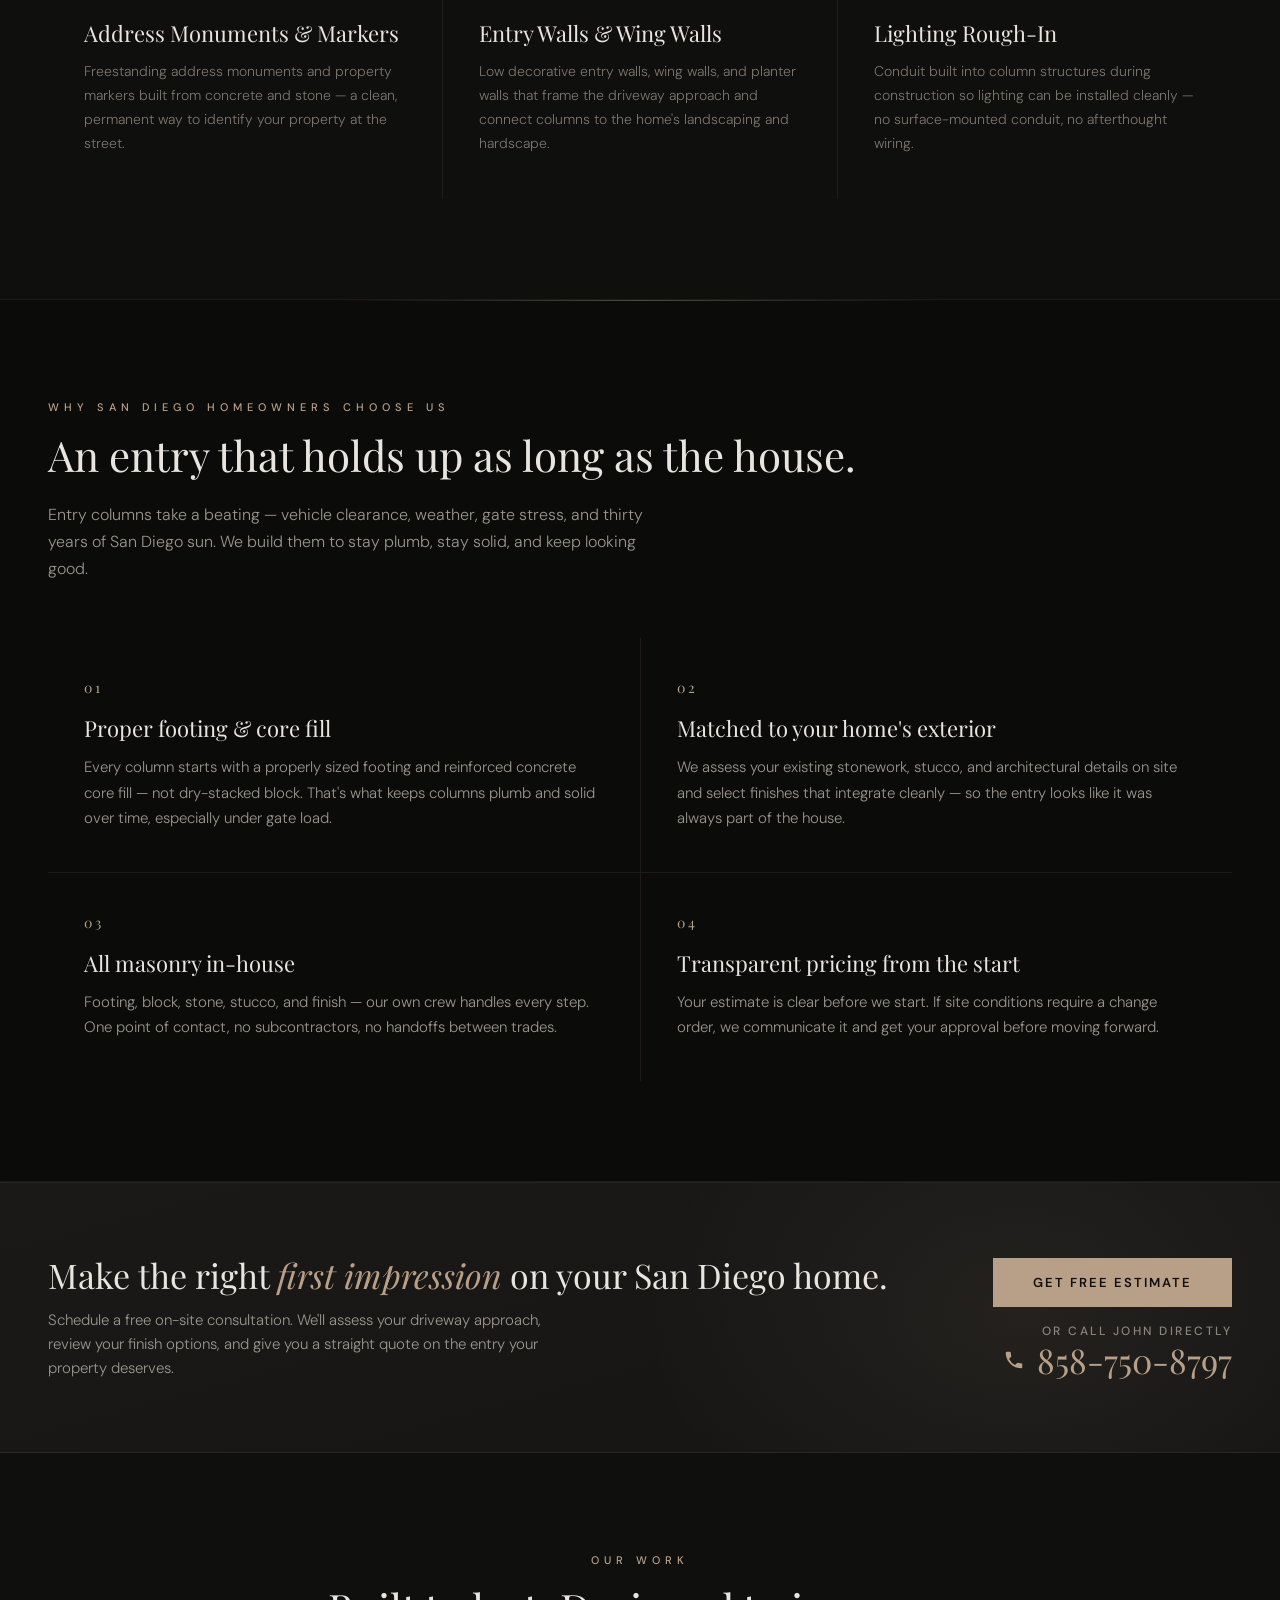
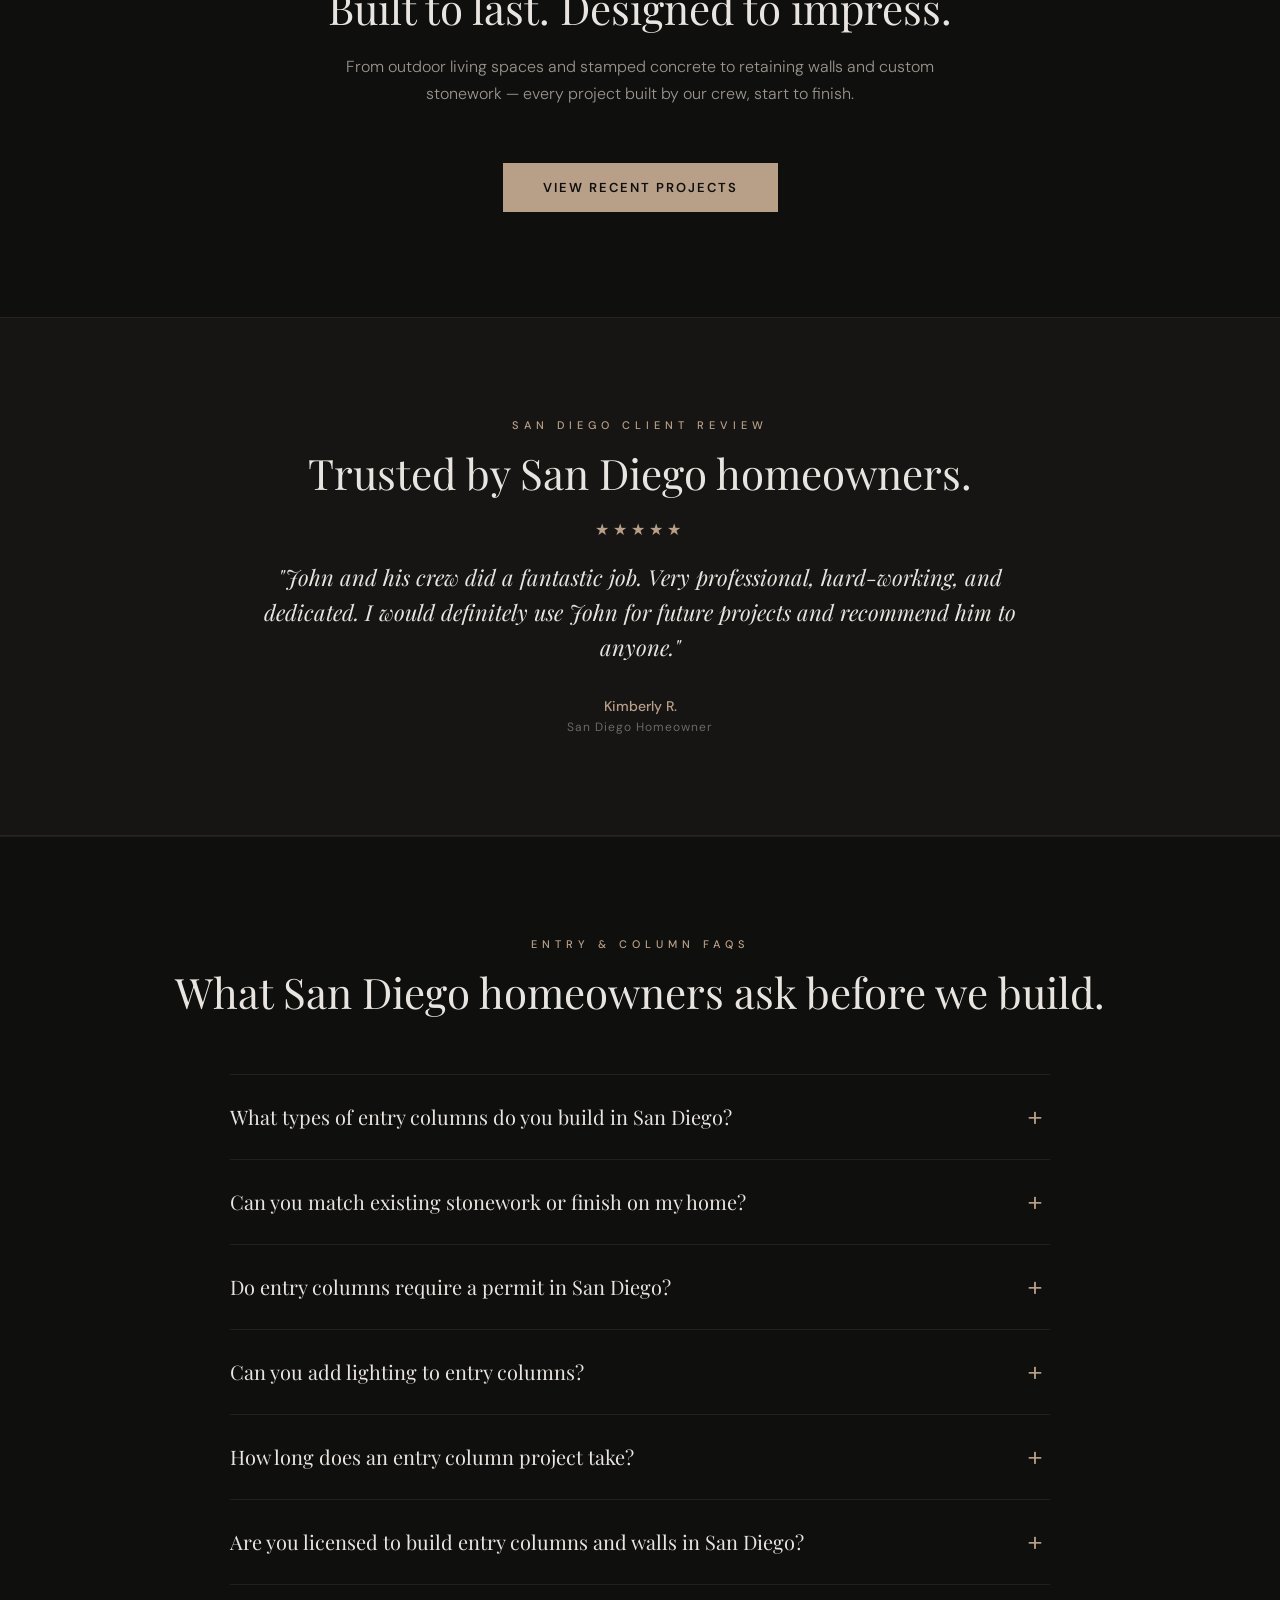
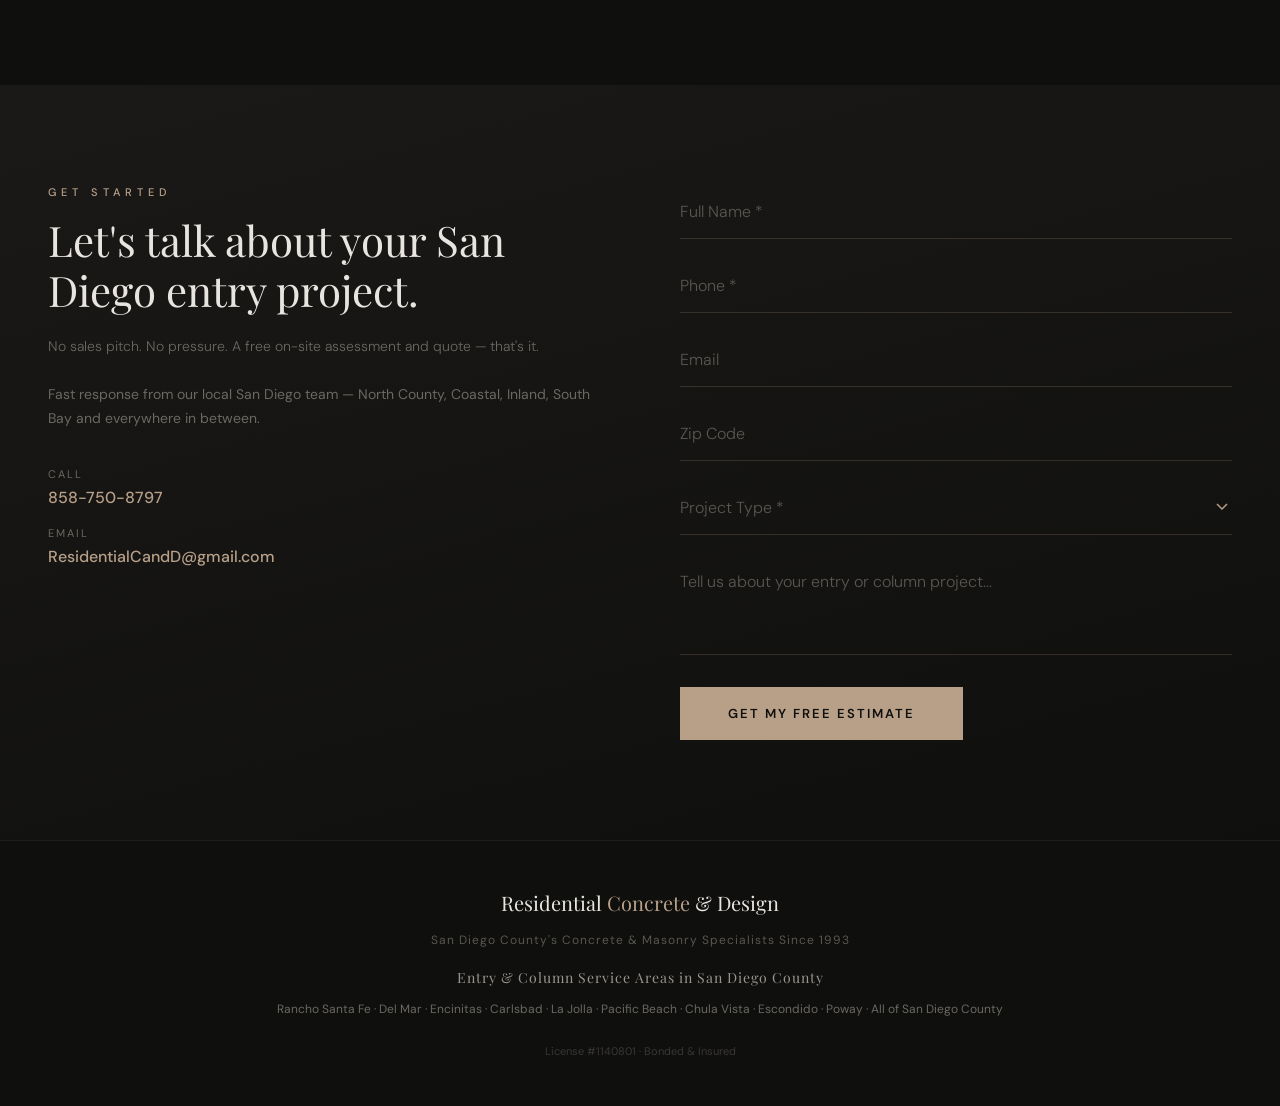
<file: entry-columns.html>
<!DOCTYPE html>
<html lang="en">
<head>
  <meta charset="UTF-8">
  <meta name="viewport" content="width=device-width, initial-scale=1.0, viewport-fit=cover">
  <title>Entry & Columns San Diego | Decorative Driveway Entries, Pillars & Column Work | Residential Concrete & Design</title>
  <meta name="description" content="San Diego entry and column contractor — decorative driveway entries, concrete and stone pillars, address monuments, and column work built in-house since 1993. Free estimate.">
  <meta name="robots" content="index, follow">
  <link rel="canonical" href="https://residentialconcreteanddesign.com/entry-columns.html">
  <meta property="og:title" content="Entry & Columns San Diego | Decorative Driveway Entries, Pillars & Column Work">
  <meta property="og:description" content="San Diego entry and column contractor — decorative driveway entries, concrete and stone pillars, and column work built in-house since 1993.">
  <meta property="og:type" content="website">
  <meta property="og:url" content="https://residentialconcreteanddesign.com/entry-columns.html">
  <meta property="og:image" content="https://residentialconcreteanddesign.com/images/p5.jpg">
  <meta property="og:image:alt" content="Decorative entry columns and driveway approach in San Diego">
  <meta name="twitter:card" content="summary_large_image">
  <meta name="twitter:title" content="Entry & Columns San Diego | Residential Concrete & Design">
  <meta name="twitter:description" content="Decorative driveway entries, pillars, and column work in San Diego. Lic. #1140801.">
  <meta name="twitter:image" content="https://residentialconcreteanddesign.com/images/p5.jpg">
  <meta name="theme-color" content="#0F0F0E">
  <link rel="icon" type="image/svg+xml" href="data:image/svg+xml,<svg xmlns='http://www.w3.org/2000/svg' viewBox='0 0 32 32'><rect width='32' height='32' fill='%230F0F0E'/><text x='16' y='22' text-anchor='middle' font-family='Georgia' font-size='20' fill='%23B8A088'>R</text></svg>">
  <link rel="preload" as="image" href="images/p5.jpg" fetchpriority="high">
  <link rel="preconnect" href="https://fonts.googleapis.com">
  <link rel="preconnect" href="https://fonts.gstatic.com" crossorigin>
  <link href="https://fonts.googleapis.com/css2?family=DM+Sans:ital,wght@0,300;0,400;0,500;0,700&family=Playfair+Display:ital,wght@0,400;0,700;1,400&display=swap" rel="stylesheet">
  <link rel="stylesheet" href="styles.css?v=3">
  <script type="application/ld+json">
  {"@context":"https://schema.org","@type":"Service","serviceType":"Entry & Column Construction","provider":{"@type":"GeneralContractor","name":"Residential Concrete & Design","telephone":"+1-858-750-8797","email":"ResidentialCandD@gmail.com","url":"https://residentialconcreteanddesign.com/","image":"https://residentialconcreteanddesign.com/images/hero.jpg","address":{"@type":"PostalAddress","addressLocality":"San Diego","addressRegion":"CA","addressCountry":"US"},"identifier":{"@type":"PropertyValue","name":"License","value":"1140801"}},"areaServed":["San Diego","Rancho Santa Fe","Del Mar","Encinitas","Carlsbad","La Jolla","Pacific Beach","Poway","Chula Vista","Escondido"],"description":"Decorative entry and column construction in San Diego — driveway entry pillars, concrete and stone columns, address monuments, and entry walls built in-house since 1993."}
  </script>
  <script type="application/ld+json">
  {"@context":"https://schema.org","@type":"BreadcrumbList","itemListElement":[{"@type":"ListItem","position":1,"name":"Home","item":"https://residentialconcreteanddesign.com/"},{"@type":"ListItem","position":2,"name":"Entry & Columns","item":"https://residentialconcreteanddesign.com/entry-columns.html"}]}
  </script>
  <script type="application/ld+json">
  {"@context":"https://schema.org","@type":"FAQPage","mainEntity":[{"@type":"Question","name":"What types of entry columns do you build in San Diego?","acceptedAnswer":{"@type":"Answer","text":"We build concrete block columns finished with stone veneer, stucco, tile, or cast concrete — sized to match your home's architecture and HOA requirements. We also build freestanding address monuments, gate pillars, and decorative entry walls."}},{"@type":"Question","name":"Can you match existing stonework or finish on my home?","acceptedAnswer":{"@type":"Answer","text":"Yes. We assess your existing finishes on site and select materials and colors that blend with your home's exterior. We can match stucco texture, stone veneer color, and concrete finish to tie the entry columns into the overall look."}},{"@type":"Question","name":"Do entry columns require a permit in San Diego?","acceptedAnswer":{"@type":"Answer","text":"It depends on height, location, and whether they support a gate or structure. We'll let you know what's required for your specific project before any work begins."}},{"@type":"Question","name":"Can you add lighting to entry columns?","acceptedAnswer":{"@type":"Answer","text":"We build the column structure with conduit rough-in for lighting if needed. Electrical connections are coordinated with a licensed electrician. Many of our clients integrate low-voltage or line-voltage lighting into their entry pillars."}},{"@type":"Question","name":"How long does an entry column project take?","acceptedAnswer":{"@type":"Answer","text":"Most entry and column projects are completed in one to two weeks on site depending on scope, number of columns, and finish complexity. We'll give you a realistic timeframe when we assess your project."}},{"@type":"Question","name":"Are you licensed to build entry columns and walls in San Diego?","acceptedAnswer":{"@type":"Answer","text":"Yes. California Contractor's License #1140801, fully bonded and insured. Proof of insurance is provided with every bid."}}]}
  </script>
</head>
<body>
  <a href="#contact" class="skip-link">Skip to contact</a>
  <nav class="nav">
    <a href="index.html" class="nav-logo">Residential <span>Concrete</span> &amp; Design <span class="nav-license">Lic. #1140801</span></a><a href="index.html" class="nav-logo-center" aria-label="Residential Concrete &amp; Design — Home"><img src="images/logo.png" alt="Residential Concrete &amp; Design" class="nav-logo-img" width="72" height="72" decoding="async"></a>
    <div class="nav-right">
      <div class="nav-menu">
        <button type="button" class="nav-menu-btn" id="navMenuBtn" aria-expanded="false" aria-controls="navMenuPanel" aria-haspopup="true">Services <span class="nav-caret" aria-hidden="true">▾</span></button>
        <div class="nav-menu-panel" id="navMenuPanel" role="menu">
          <a href="outdoor-living.html" role="menuitem">Outdoor Living</a>
          <a href="stamped-concrete.html" role="menuitem">Stamped Concrete</a>
          <a href="custom-stonework.html" role="menuitem">Custom Stonework</a>
          <a href="staining-sealing.html" role="menuitem">Staining &amp; Sealing</a>
          <a href="entry-columns.html" role="menuitem" aria-current="page">Entry &amp; Columns</a>
          <a href="retaining-walls.html" role="menuitem">Retaining Walls</a>
          <span class="nav-menu-divider" aria-hidden="true"></span>
          <a href="contact.html" role="menuitem">Contact</a>
        </div>
      </div>
      <a href="tel:8587508797" class="nav-phone">858-750-8797</a>
      <a href="#contact" class="nav-cta">Get Free Estimate</a>
    </div>
  </nav>
  <main>
  <nav class="breadcrumbs" aria-label="Breadcrumb">
    <a href="index.html">Home</a> &nbsp;/&nbsp; <span>Entry &amp; Columns</span>
  </nav>
  <section class="hero-section">
    <div class="hero-content">
      <div>
        <div class="hero-established">Entry &amp; Columns · San Diego, California</div>
        <div class="hero-rating">
          <span class="stars" aria-hidden="true">★★★★★</span>
          <span>5.0 · Google Reviews</span>
          <span class="rating-sep" aria-hidden="true">·</span>
          <span>Built In-House Since 1993</span>
        </div>
        <h1 class="hero-title">Decorative <em>Entry &amp; Columns</em> for San Diego Homes</h1>
        <p class="hero-desc">Driveway entry pillars, stone and concrete columns, address monuments, and decorative entry walls — all concrete and masonry work handled by our own crew. The first impression your home makes, built to last.</p>
        <div class="hero-cta-row">
          <a href="#contact" class="btn-primary">Get Free Estimate</a>
          <a href="tel:8587508797" class="btn-secondary">Call (858) 750-8797</a>
        </div>
        <div class="hero-trust">Free on-site estimate · Response within 24 hrs · Lic. #1140801, Bonded &amp; Insured</div>
      </div>
      <div class="hero-right">
        <img class="hero-img-main" src="images/p5.jpg" alt="Decorative entry columns and driveway approach in San Diego" width="700" height="520" fetchpriority="high" decoding="async">
        <div class="hero-badge">
          <div class="hero-badge-num">30+</div>
          <div class="hero-badge-label">Years of Craft</div>
        </div>
      </div>
    </div>
  </section>
  <section class="section fade-section" id="services">
    <div class="section-label">Entry &amp; Column Services</div>
    <h2 class="section-title">The entrance to your home — <em>done right</em>.</h2>
    <p class="section-desc">From a single address monument to a full driveway entry with paired columns, gate pillars, and decorative walls, we handle all the masonry and concrete work in-house. One crew, one standard of quality, start to finish.</p>
    <div class="services-grid">
      <div class="service-card"><span class="service-icon">◈</span><h3 class="service-title">Driveway Entry Pillars</h3><p class="service-desc">Paired entry pillars that frame your driveway and set the architectural tone for your property — built from concrete block with stone veneer, stucco, or cast concrete finishes.</p></div>
      <div class="service-card"><span class="service-icon">◉</span><h3 class="service-title">Gate Columns &amp; Supports</h3><p class="service-desc">Structural columns engineered to support automated driveway gates — sized and reinforced for the gate hardware and weight requirements of your specific gate system.</p></div>
      <div class="service-card"><span class="service-icon">◆</span><h3 class="service-title">Stone &amp; Stucco Column Finishes</h3><p class="service-desc">Natural stone veneer, manufactured stone, stucco, tile, and cast concrete finishes applied to columns and pillars — matched to your home's existing exterior materials.</p></div>
      <div class="service-card"><span class="service-icon">▣</span><h3 class="service-title">Address Monuments &amp; Markers</h3><p class="service-desc">Freestanding address monuments and property markers built from concrete and stone — a clean, permanent way to identify your property at the street.</p></div>
      <div class="service-card"><span class="service-icon">◧</span><h3 class="service-title">Entry Walls &amp; Wing Walls</h3><p class="service-desc">Low decorative entry walls, wing walls, and planter walls that frame the driveway approach and connect columns to the home's landscaping and hardscape.</p></div>
      <div class="service-card"><span class="service-icon">◫</span><h3 class="service-title">Lighting Rough-In</h3><p class="service-desc">Conduit built into column structures during construction so lighting can be installed cleanly — no surface-mounted conduit, no afterthought wiring.</p></div>
    </div>
  </section>
  <section class="feature-section">
    <div class="section fade-section">
      <div class="section-label">Why San Diego Homeowners Choose Us</div>
      <h2 class="section-title">An entry that holds up as long as the house.</h2>
      <p class="section-desc">Entry columns take a beating — vehicle clearance, weather, gate stress, and thirty years of San Diego sun. We build them to stay plumb, stay solid, and keep looking good.</p>
      <div class="feature-grid">
        <div class="feature-card">
          <div class="feature-num">01</div>
          <h3 class="feature-title">Proper footing &amp; core fill</h3>
          <p class="feature-desc">Every column starts with a properly sized footing and reinforced concrete core fill — not dry-stacked block. That's what keeps columns plumb and solid over time, especially under gate load.</p>
        </div>
        <div class="feature-card">
          <div class="feature-num">02</div>
          <h3 class="feature-title">Matched to your home's exterior</h3>
          <p class="feature-desc">We assess your existing stonework, stucco, and architectural details on site and select finishes that integrate cleanly — so the entry looks like it was always part of the house.</p>
        </div>
        <div class="feature-card">
          <div class="feature-num">03</div>
          <h3 class="feature-title">All masonry in-house</h3>
          <p class="feature-desc">Footing, block, stone, stucco, and finish — our own crew handles every step. One point of contact, no subcontractors, no handoffs between trades.</p>
        </div>
        <div class="feature-card">
          <div class="feature-num">04</div>
          <h3 class="feature-title">Transparent pricing from the start</h3>
          <p class="feature-desc">Your estimate is clear before we start. If site conditions require a change order, we communicate it and get your approval before moving forward.</p>
        </div>
      </div>
    </div>
  </section>
  <section class="cta-band fade-section">
    <div class="cta-inner">
      <div>
        <h2 class="cta-headline">Make the right <em>first impression</em> on your San Diego home.</h2>
        <p class="cta-sub">Schedule a free on-site consultation. We'll assess your driveway approach, review your finish options, and give you a straight quote on the entry your property deserves.</p>
      </div>
      <div class="cta-actions">
        <a href="#contact" class="cta-quote-btn">Get Free Estimate</a>
        <div class="cta-phone-row">
          <span class="cta-phone-label">Or call John directly</span>
          <a href="tel:8587508797" class="cta-phone" aria-label="Call John at 858-750-8797"><svg viewBox="0 0 24 24" width="22" height="22" fill="currentColor" aria-hidden="true"><path d="M20 15.5c-1.25 0-2.45-.2-3.57-.57a1 1 0 0 0-1.02.24l-2.2 2.2a15.05 15.05 0 0 1-6.59-6.58l2.2-2.21a1 1 0 0 0 .25-1.02A11.36 11.36 0 0 1 8.5 4a1 1 0 0 0-1-1H4a1 1 0 0 0-1 1c0 9.39 7.61 17 17 17a1 1 0 0 0 1-1v-3.5a1 1 0 0 0-1-1z"/></svg>858-750-8797</a>
        </div>
      </div>
    </div>
  </section>
  <section class="section fade-section" id="portfolio">
    <div class="section-center">
      <div class="section-label">Our Work</div>
      <h2 class="section-title">Built to last. Designed to impress.</h2>
      <p class="section-desc">From outdoor living spaces and stamped concrete to retaining walls and custom stonework — every project built by our crew, start to finish.</p>
      <a href="index.html#portfolio" class="btn-primary">View Recent Projects</a>
    </div>
  </section>
  <section class="testimonial-section">
    <div class="section fade-section">
      <div class="testimonial-content">
        <div class="section-label section-center">San Diego Client Review</div>
        <h2 class="section-title section-center">Trusted by San Diego homeowners.</h2>
        <div class="testimonial-stars" aria-hidden="true">★★★★★</div>
        <p class="testimonial-quote">"John and his crew did a fantastic job. Very professional, hard-working, and dedicated. I would definitely use John for future projects and recommend him to anyone."</p>
        <div class="testimonial-name">Kimberly R.</div>
        <div class="testimonial-location">San Diego Homeowner</div>
      </div>
    </div>
  </section>
  <section class="faq-section">
    <div class="section fade-section">
      <div class="section-center">
        <div class="section-label">Entry &amp; Column FAQs</div>
        <h2 class="section-title section-center">What San Diego homeowners ask before we build.</h2>
      </div>
      <div class="faq-list">
        <div class="faq-item">
          <button class="faq-q" aria-expanded="false" aria-controls="faq-ec-1">What types of entry columns do you build in San Diego?</button>
          <div class="faq-a" id="faq-ec-1" role="region">We build concrete block columns finished with stone veneer, stucco, tile, or cast concrete — sized to match your home's architecture and HOA requirements. We also build freestanding address monuments, gate pillars, and decorative entry walls.</div>
        </div>
        <div class="faq-item">
          <button class="faq-q" aria-expanded="false" aria-controls="faq-ec-2">Can you match existing stonework or finish on my home?</button>
          <div class="faq-a" id="faq-ec-2" role="region">Yes. We assess your existing finishes on site and select materials and colors that integrate with your home's exterior. We can match stucco texture, stone veneer color, and concrete finish to tie new columns into the overall look.</div>
        </div>
        <div class="faq-item">
          <button class="faq-q" aria-expanded="false" aria-controls="faq-ec-3">Do entry columns require a permit in San Diego?</button>
          <div class="faq-a" id="faq-ec-3" role="region">It depends on height, location, and whether they support a gate or structure. We'll let you know what's required for your specific project before any work begins.</div>
        </div>
        <div class="faq-item">
          <button class="faq-q" aria-expanded="false" aria-controls="faq-ec-4">Can you add lighting to entry columns?</button>
          <div class="faq-a" id="faq-ec-4" role="region">We build the column structure with conduit rough-in for lighting during construction. Electrical connections are then coordinated with a licensed electrician. Many clients integrate low-voltage or line-voltage lighting into their entry pillars for a finished look.</div>
        </div>
        <div class="faq-item">
          <button class="faq-q" aria-expanded="false" aria-controls="faq-ec-5">How long does an entry column project take?</button>
          <div class="faq-a" id="faq-ec-5" role="region">Most entry and column projects are completed in one to two weeks on site depending on scope, number of columns, and finish complexity. We'll give you a realistic timeframe when we assess your project in person.</div>
        </div>
        <div class="faq-item">
          <button class="faq-q" aria-expanded="false" aria-controls="faq-ec-6">Are you licensed to build entry columns and walls in San Diego?</button>
          <div class="faq-a" id="faq-ec-6" role="region">Yes. California Contractor's License #1140801, fully bonded and insured. Proof of insurance is provided with every bid.</div>
        </div>
      </div>
    </div>
  </section>
  <section class="form-section" id="contact">
    <div class="section fade-section">
      <div class="form-grid">
        <div class="form-intro">
          <div class="section-label">Get Started</div>
          <h2 class="section-title">Let's talk about your San Diego entry project.</h2>
          <p class="section-desc">No sales pitch. No pressure. A free on-site assessment and quote — that's it.</p>
          <p>Fast response from our local San Diego team — North County, Coastal, Inland, South Bay and everywhere in between.</p>
          <div class="form-contact-list">
            <span class="label">Call</span>
            <a href="tel:8587508797">858-750-8797</a>
            <span class="label">Email</span>
            <a href="mailto:ResidentialCandD@gmail.com">ResidentialCandD@gmail.com</a>
          </div>
        </div>
        <div>
          <form class="form-fields" id="cf">
            <p class="honeypot" aria-hidden="true"><label>Leave blank: <input name="_gotcha" tabindex="-1" autocomplete="off"></label></p>
            <input type="hidden" name="page" value="entry-columns">
            <label class="sr-only" for="f-name">Full Name</label>
            <input id="f-name" class="form-input" type="text" name="name" placeholder="Full Name *" autocomplete="name" required>
            <label class="sr-only" for="f-phone">Phone</label>
            <input id="f-phone" class="form-input" type="tel" name="phone" placeholder="Phone *" autocomplete="tel" inputmode="tel" required>
            <label class="sr-only" for="f-email">Email</label>
            <input id="f-email" class="form-input" type="email" name="email" placeholder="Email" autocomplete="email">
            <label class="sr-only" for="f-zip">Zip Code</label>
            <input id="f-zip" class="form-input" type="text" name="zip" placeholder="Zip Code" autocomplete="postal-code" inputmode="numeric" pattern="[0-9]{5}">
            <label class="sr-only" for="f-project-type">Project Type</label>
            <select id="f-project-type" class="form-input" name="project_type" required>
              <option value="" disabled selected>Project Type *</option>
              <option value="entry-pillars">Driveway Entry Pillars</option>
              <option value="gate-columns">Gate Columns</option>
              <option value="address-monument">Address Monument</option>
              <option value="entry-wall">Entry Wall / Wing Wall</option>
              <option value="column-finish">Column Finish / Reface</option>
              <option value="other">Other</option>
            </select>
            <label class="sr-only" for="f-project">Project details</label>
            <textarea id="f-project" class="form-input form-textarea" name="project" placeholder="Tell us about your entry or column project..."></textarea>
            <button type="submit" class="form-submit">Get My Free Estimate</button>
          </form>
          <div class="form-success" id="fs" role="status" aria-live="polite">
            <div class="form-success-title">Message sent — we'll be in touch shortly.</div>
            <div class="form-success-desc">We received your request and will reach out within 24 hours. You can also reach us directly at <a href="tel:8587508797">858-750-8797</a> or <a href="mailto:ResidentialCandD@gmail.com">ResidentialCandD@gmail.com</a>.</div>
          </div>
        </div>
      </div>
    </div>
  </section>
  </main>
  <footer class="footer">
    <div class="footer-logo">Residential <span>Concrete</span> &amp; Design</div>
    <div class="footer-text">San Diego County's Concrete &amp; Masonry Specialists Since 1993</div>
    <h3 class="footer-areas-title">Entry &amp; Column Service Areas in San Diego County</h3>
    <div class="footer-areas">Rancho Santa Fe · Del Mar · Encinitas · Carlsbad · La Jolla · Pacific Beach · Chula Vista · Escondido · Poway · All of San Diego County</div>
    <div class="footer-license">License #1140801 · Bonded &amp; Insured</div>
  </footer>
  <a href="#contact" class="floating-cta" aria-label="Get a free estimate">Get Free Estimate</a>
  <div class="mobile-call-bar">
    <a href="tel:8587508797">
      <svg class="call-icon" viewBox="0 0 24 24" fill="currentColor" aria-hidden="true"><path d="M20 15.5c-1.25 0-2.45-.2-3.57-.57a1 1 0 0 0-1.02.24l-2.2 2.2a15.05 15.05 0 0 1-6.59-6.58l2.2-2.21a1 1 0 0 0 .25-1.02A11.36 11.36 0 0 1 8.5 4a1 1 0 0 0-1-1H4a1 1 0 0 0-1 1c0 9.39 7.61 17 17 17a1 1 0 0 0 1-1v-3.5a1 1 0 0 0-1-1z"/></svg>
      Call Now — 858-750-8797
    </a>
  </div>
  <script src="site.js?v=3" defer></script>
</body>
</html>
</file>
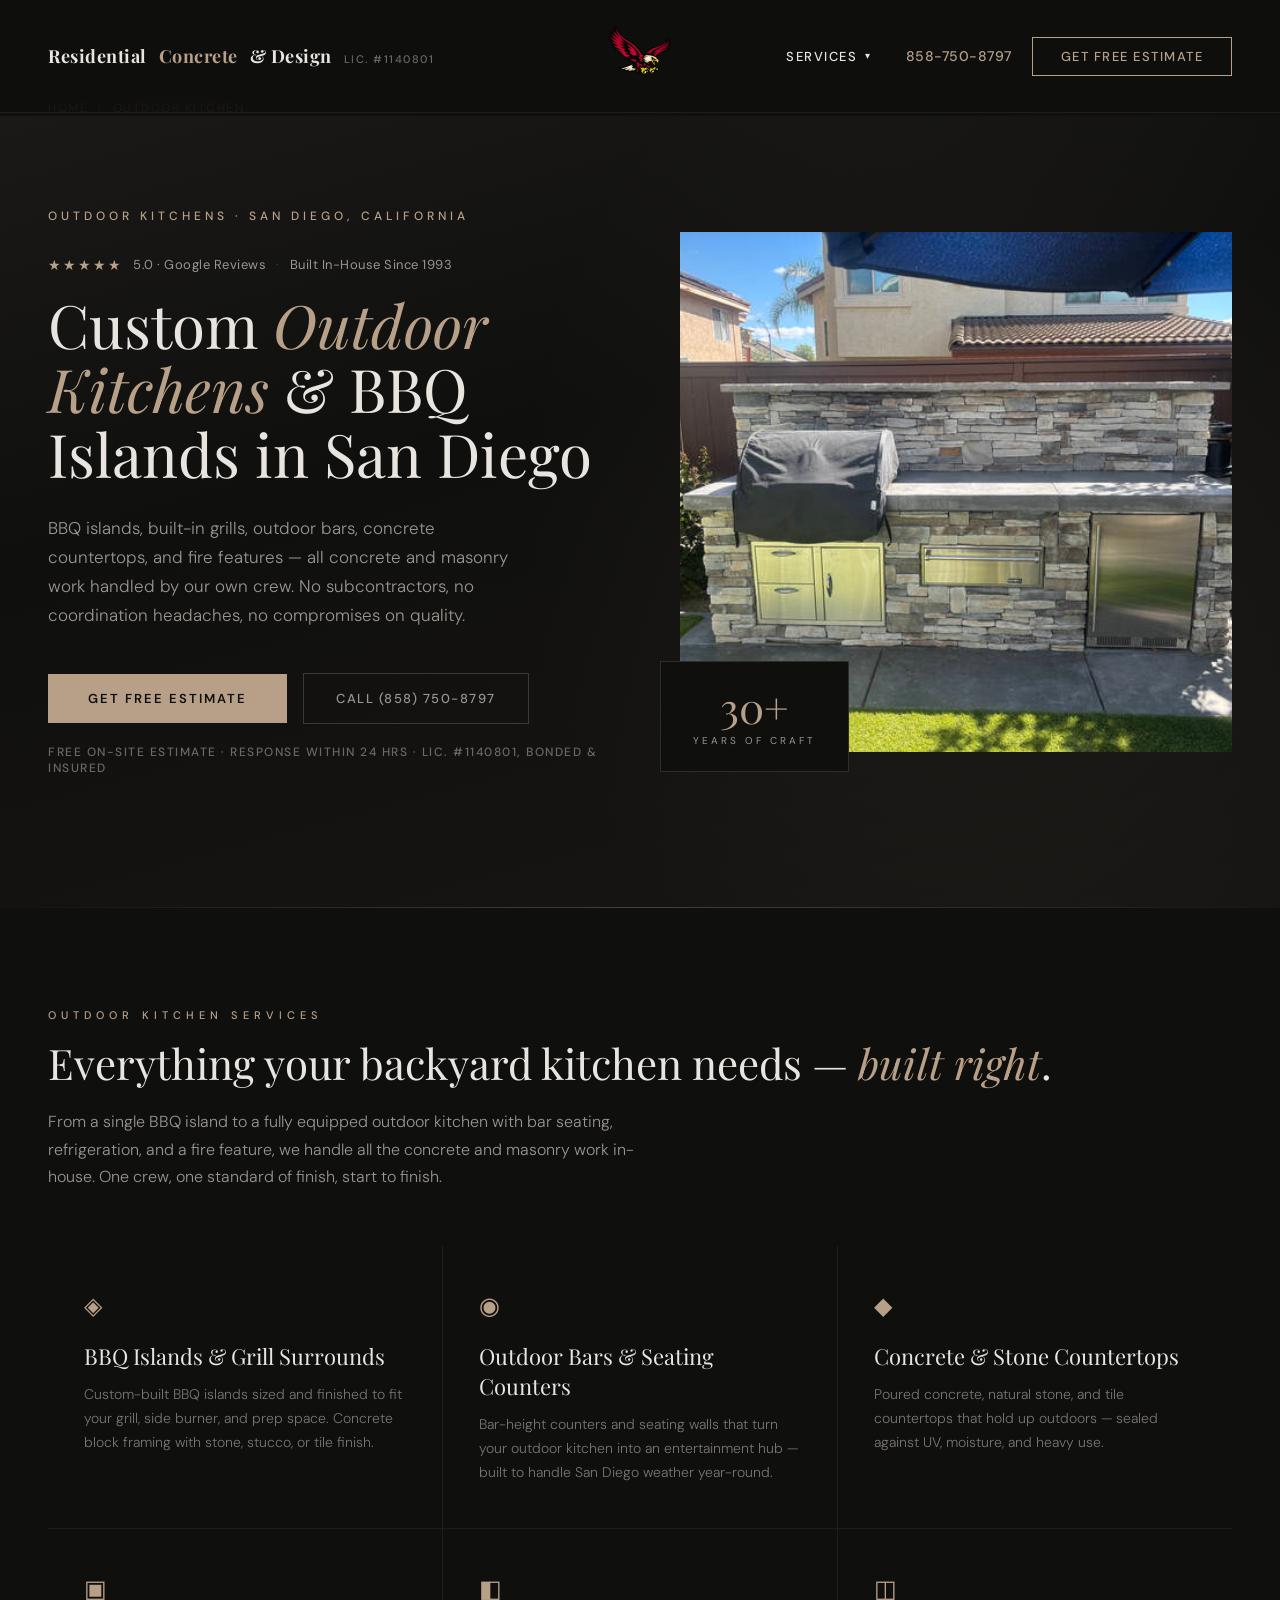
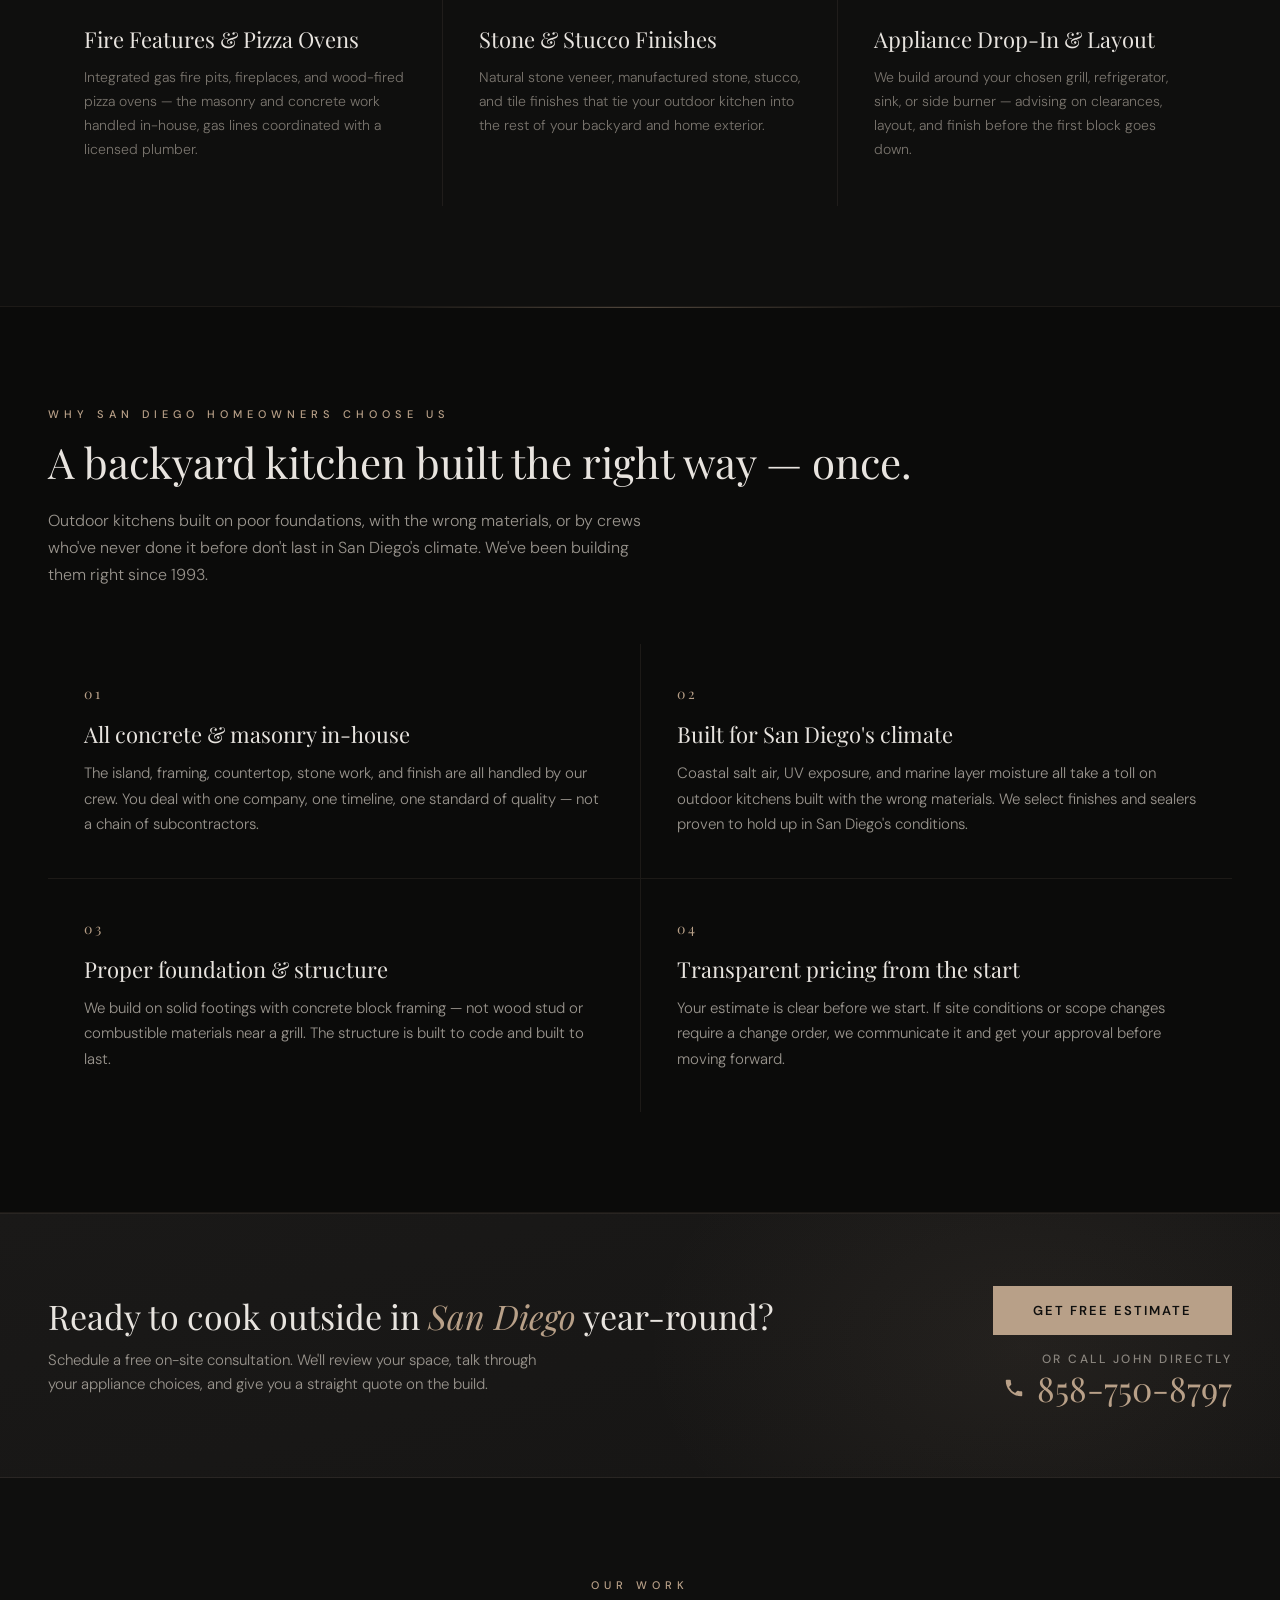
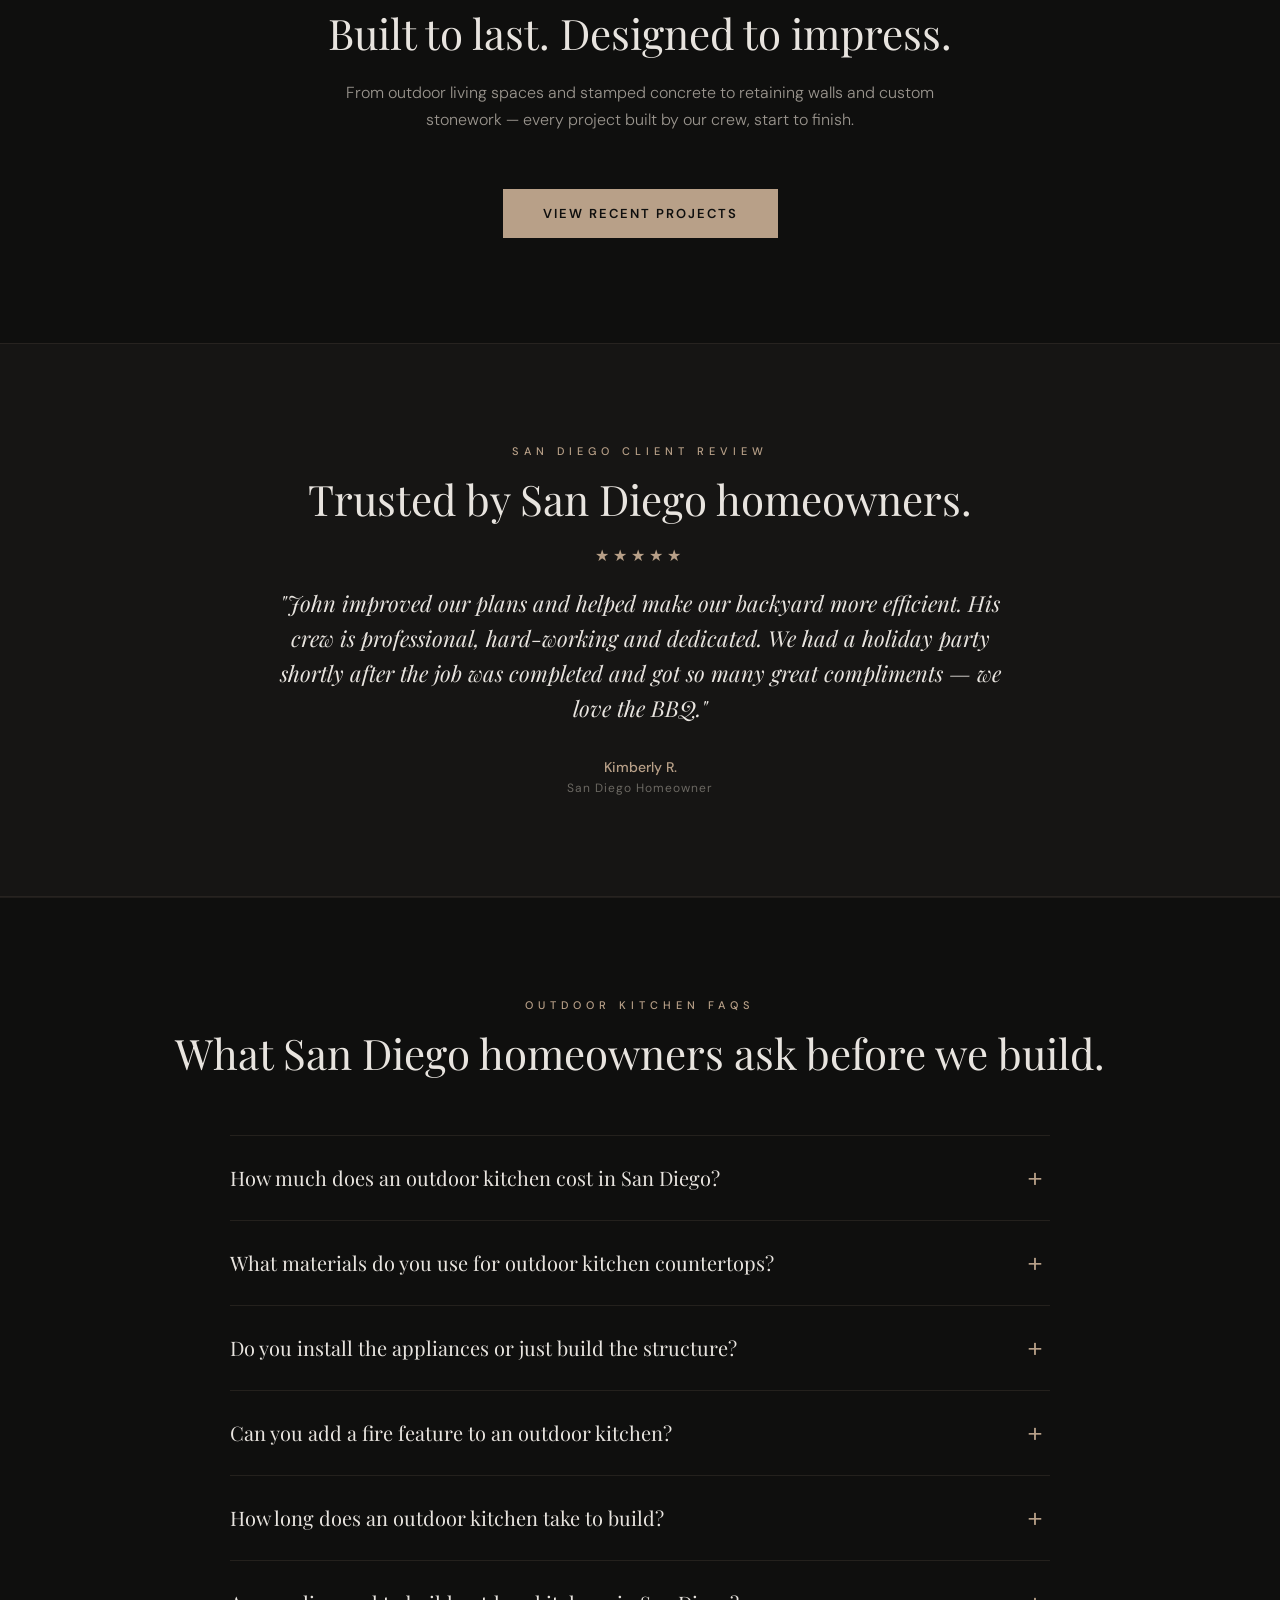
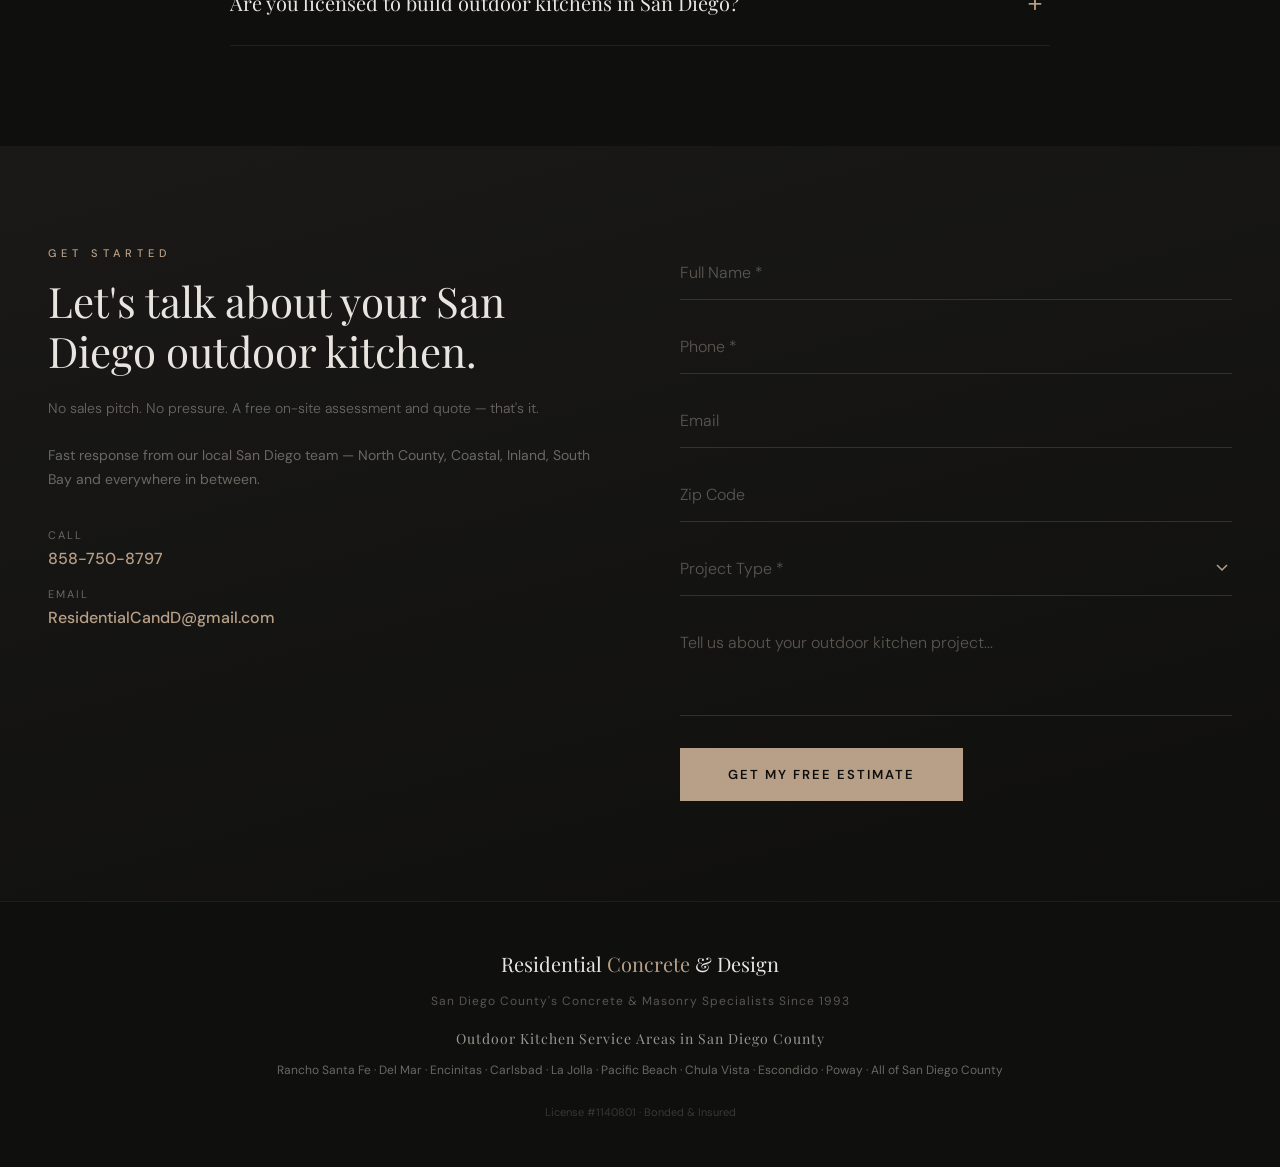
<file: outdoor-kitchen.html>
<!DOCTYPE html>
<html lang="en">
<head>
  <meta charset="UTF-8">
  <meta name="viewport" content="width=device-width, initial-scale=1.0, viewport-fit=cover">
  <title>Outdoor Kitchens San Diego | BBQ Islands, Built-In Grills & Outdoor Bars | Residential Concrete & Design</title>
  <meta name="description" content="San Diego outdoor kitchen contractor — custom BBQ islands, built-in grills, outdoor bars, and countertops. Designed and built in-house since 1993. Free estimate.">
  <meta name="robots" content="index, follow">
  <link rel="canonical" href="https://residentialconcreteanddesign.com/outdoor-kitchen.html">
  <meta property="og:title" content="Outdoor Kitchens San Diego | BBQ Islands, Built-In Grills & Outdoor Bars">
  <meta property="og:description" content="San Diego outdoor kitchen contractor — BBQ islands, built-in grills, outdoor bars, and countertops built in-house since 1993.">
  <meta property="og:type" content="website">
  <meta property="og:url" content="https://residentialconcreteanddesign.com/outdoor-kitchen.html">
  <meta property="og:image" content="https://residentialconcreteanddesign.com/images/p4.jpg">
  <meta property="og:image:alt" content="Custom outdoor kitchen with built-in BBQ island in Poway San Diego">
  <meta name="twitter:card" content="summary_large_image">
  <meta name="twitter:title" content="Outdoor Kitchens San Diego | Residential Concrete & Design">
  <meta name="twitter:description" content="Custom outdoor kitchens in San Diego — BBQ islands, grills, bars, countertops. Lic. #1140801.">
  <meta name="twitter:image" content="https://residentialconcreteanddesign.com/images/p4.jpg">
  <meta name="theme-color" content="#0F0F0E">
  <link rel="icon" type="image/svg+xml" href="data:image/svg+xml,<svg xmlns='http://www.w3.org/2000/svg' viewBox='0 0 32 32'><rect width='32' height='32' fill='%230F0F0E'/><text x='16' y='22' text-anchor='middle' font-family='Georgia' font-size='20' fill='%23B8A088'>R</text></svg>">
  <link rel="preload" as="image" href="images/p4.jpg" fetchpriority="high">
  <link rel="preconnect" href="https://fonts.googleapis.com">
  <link rel="preconnect" href="https://fonts.gstatic.com" crossorigin>
  <link href="https://fonts.googleapis.com/css2?family=DM+Sans:ital,wght@0,300;0,400;0,500;0,700&family=Playfair+Display:ital,wght@0,400;0,700;1,400&display=swap" rel="stylesheet">
  <link rel="stylesheet" href="styles.css?v=3">
  <script type="application/ld+json">
  {"@context":"https://schema.org","@type":"Service","serviceType":"Outdoor Kitchen Construction","provider":{"@type":"GeneralContractor","name":"Residential Concrete & Design","telephone":"+1-858-750-8797","email":"ResidentialCandD@gmail.com","url":"https://residentialconcreteanddesign.com/","image":"https://residentialconcreteanddesign.com/images/hero.jpg","address":{"@type":"PostalAddress","addressLocality":"San Diego","addressRegion":"CA","addressCountry":"US"},"identifier":{"@type":"PropertyValue","name":"License","value":"1140801"}},"areaServed":["San Diego","Rancho Santa Fe","Del Mar","Encinitas","Carlsbad","La Jolla","Pacific Beach","Poway","Chula Vista","Escondido"],"description":"Custom outdoor kitchen design and construction in San Diego — BBQ islands, built-in grills, outdoor bars, stone and concrete countertops, refrigeration, and fire features built in-house since 1993."}
  </script>
  <script type="application/ld+json">
  {"@context":"https://schema.org","@type":"BreadcrumbList","itemListElement":[{"@type":"ListItem","position":1,"name":"Home","item":"https://residentialconcreteanddesign.com/"},{"@type":"ListItem","position":2,"name":"Outdoor Kitchen","item":"https://residentialconcreteanddesign.com/outdoor-kitchen.html"}]}
  </script>
  <script type="application/ld+json">
  {"@context":"https://schema.org","@type":"FAQPage","mainEntity":[{"@type":"Question","name":"How much does an outdoor kitchen cost in San Diego?","acceptedAnswer":{"@type":"Answer","text":"Outdoor kitchen cost depends on size, appliances, materials, and finishes. A single BBQ island with countertop starts lower; full outdoor kitchens with grills, refrigeration, bars, and fire features scale up from there. We provide a free on-site estimate before any work begins."}},{"@type":"Question","name":"What materials do you use for outdoor kitchen countertops?","acceptedAnswer":{"@type":"Answer","text":"We work with concrete, natural stone, tile, and stucco — all suited for San Diego's outdoor climate. The right material depends on your budget, aesthetic, and how the kitchen will be used. We'll walk through your options on site."}},{"@type":"Question","name":"Do you install the appliances or just build the structure?","acceptedAnswer":{"@type":"Answer","text":"We build the full structure — the island, framing, countertop, and finish — and coordinate appliance drop-in with the grill, side burner, refrigerator, or other components you've selected. We can advise on sizing and layout for any appliance."}},{"@type":"Question","name":"Can you add a fire feature to an outdoor kitchen?","acceptedAnswer":{"@type":"Answer","text":"Yes. Fire pits, gas fire features, and fireplaces are frequently integrated into outdoor kitchen builds. We handle the concrete and masonry work; gas line connections are coordinated with a licensed plumber."}},{"@type":"Question","name":"How long does an outdoor kitchen take to build?","acceptedAnswer":{"@type":"Answer","text":"Most outdoor kitchen builds take one to three weeks on site, depending on scope and complexity. We'll give you a realistic timeframe when we assess your project."}},{"@type":"Question","name":"Are you licensed to build outdoor kitchens in San Diego?","acceptedAnswer":{"@type":"Answer","text":"Yes. California Contractor's License #1140801, fully bonded and insured. Proof of insurance is provided with every bid."}}]}
  </script>
</head>
<body>
  <a href="#contact" class="skip-link">Skip to contact</a>
  <nav class="nav">
    <a href="index.html" class="nav-logo">Residential <span>Concrete</span> &amp; Design <span class="nav-license">Lic. #1140801</span></a><a href="index.html" class="nav-logo-center" aria-label="Residential Concrete &amp; Design — Home"><img src="images/logo.png" alt="Residential Concrete &amp; Design" class="nav-logo-img" width="72" height="72" decoding="async"></a>
    <div class="nav-right">
      <div class="nav-menu">
        <button type="button" class="nav-menu-btn" id="navMenuBtn" aria-expanded="false" aria-controls="navMenuPanel" aria-haspopup="true">Services <span class="nav-caret" aria-hidden="true">▾</span></button>
        <div class="nav-menu-panel" id="navMenuPanel" role="menu">
          <a href="outdoor-living.html" role="menuitem">Outdoor Living</a>
          <a href="stamped-concrete.html" role="menuitem">Stamped Concrete</a>
          <a href="custom-stonework.html" role="menuitem">Custom Stonework</a>
          <a href="staining-sealing.html" role="menuitem">Staining &amp; Sealing</a>
          <a href="entry-columns.html" role="menuitem">Entry &amp; Columns</a>
          <a href="retaining-walls.html" role="menuitem">Retaining Walls</a>
          <span class="nav-menu-divider" aria-hidden="true"></span>
          <a href="contact.html" role="menuitem">Contact</a>
        </div>
      </div>
      <a href="tel:8587508797" class="nav-phone">858-750-8797</a>
      <a href="#contact" class="nav-cta">Get Free Estimate</a>
    </div>
  </nav>
  <main>
  <nav class="breadcrumbs" aria-label="Breadcrumb">
    <a href="index.html">Home</a> &nbsp;/&nbsp; <span>Outdoor Kitchen</span>
  </nav>
  <section class="hero-section">
    <div class="hero-content">
      <div>
        <div class="hero-established">Outdoor Kitchens · San Diego, California</div>
        <div class="hero-rating">
          <span class="stars" aria-hidden="true">★★★★★</span>
          <span>5.0 · Google Reviews</span>
          <span class="rating-sep" aria-hidden="true">·</span>
          <span>Built In-House Since 1993</span>
        </div>
        <h1 class="hero-title">Custom <em>Outdoor Kitchens</em> &amp; BBQ Islands in San Diego</h1>
        <p class="hero-desc">BBQ islands, built-in grills, outdoor bars, concrete countertops, and fire features — all concrete and masonry work handled by our own crew. No subcontractors, no coordination headaches, no compromises on quality.</p>
        <div class="hero-cta-row">
          <a href="#contact" class="btn-primary">Get Free Estimate</a>
          <a href="tel:8587508797" class="btn-secondary">Call (858) 750-8797</a>
        </div>
        <div class="hero-trust">Free on-site estimate · Response within 24 hrs · Lic. #1140801, Bonded &amp; Insured</div>
      </div>
      <div class="hero-right">
        <img class="hero-img-main" src="images/p4.jpg" alt="Custom outdoor kitchen with built-in BBQ island in Poway San Diego" width="700" height="520" fetchpriority="high" decoding="async">
        <div class="hero-badge">
          <div class="hero-badge-num">30+</div>
          <div class="hero-badge-label">Years of Craft</div>
        </div>
      </div>
    </div>
  </section>
  <section class="section fade-section" id="services">
    <div class="section-label">Outdoor Kitchen Services</div>
    <h2 class="section-title">Everything your backyard kitchen needs — <em>built right</em>.</h2>
    <p class="section-desc">From a single BBQ island to a fully equipped outdoor kitchen with bar seating, refrigeration, and a fire feature, we handle all the concrete and masonry work in-house. One crew, one standard of finish, start to finish.</p>
    <div class="services-grid">
      <div class="service-card"><span class="service-icon">◈</span><h3 class="service-title">BBQ Islands &amp; Grill Surrounds</h3><p class="service-desc">Custom-built BBQ islands sized and finished to fit your grill, side burner, and prep space. Concrete block framing with stone, stucco, or tile finish.</p></div>
      <div class="service-card"><span class="service-icon">◉</span><h3 class="service-title">Outdoor Bars &amp; Seating Counters</h3><p class="service-desc">Bar-height counters and seating walls that turn your outdoor kitchen into an entertainment hub — built to handle San Diego weather year-round.</p></div>
      <div class="service-card"><span class="service-icon">◆</span><h3 class="service-title">Concrete &amp; Stone Countertops</h3><p class="service-desc">Poured concrete, natural stone, and tile countertops that hold up outdoors — sealed against UV, moisture, and heavy use.</p></div>
      <div class="service-card"><span class="service-icon">▣</span><h3 class="service-title">Fire Features &amp; Pizza Ovens</h3><p class="service-desc">Integrated gas fire pits, fireplaces, and wood-fired pizza ovens — the masonry and concrete work handled in-house, gas lines coordinated with a licensed plumber.</p></div>
      <div class="service-card"><span class="service-icon">◧</span><h3 class="service-title">Stone &amp; Stucco Finishes</h3><p class="service-desc">Natural stone veneer, manufactured stone, stucco, and tile finishes that tie your outdoor kitchen into the rest of your backyard and home exterior.</p></div>
      <div class="service-card"><span class="service-icon">◫</span><h3 class="service-title">Appliance Drop-In &amp; Layout</h3><p class="service-desc">We build around your chosen grill, refrigerator, sink, or side burner — advising on clearances, layout, and finish before the first block goes down.</p></div>
    </div>
  </section>
  <section class="feature-section">
    <div class="section fade-section">
      <div class="section-label">Why San Diego Homeowners Choose Us</div>
      <h2 class="section-title">A backyard kitchen built the right way — once.</h2>
      <p class="section-desc">Outdoor kitchens built on poor foundations, with the wrong materials, or by crews who've never done it before don't last in San Diego's climate. We've been building them right since 1993.</p>
      <div class="feature-grid">
        <div class="feature-card">
          <div class="feature-num">01</div>
          <h3 class="feature-title">All concrete &amp; masonry in-house</h3>
          <p class="feature-desc">The island, framing, countertop, stone work, and finish are all handled by our crew. You deal with one company, one timeline, one standard of quality — not a chain of subcontractors.</p>
        </div>
        <div class="feature-card">
          <div class="feature-num">02</div>
          <h3 class="feature-title">Built for San Diego's climate</h3>
          <p class="feature-desc">Coastal salt air, UV exposure, and marine layer moisture all take a toll on outdoor kitchens built with the wrong materials. We select finishes and sealers proven to hold up in San Diego's conditions.</p>
        </div>
        <div class="feature-card">
          <div class="feature-num">03</div>
          <h3 class="feature-title">Proper foundation &amp; structure</h3>
          <p class="feature-desc">We build on solid footings with concrete block framing — not wood stud or combustible materials near a grill. The structure is built to code and built to last.</p>
        </div>
        <div class="feature-card">
          <div class="feature-num">04</div>
          <h3 class="feature-title">Transparent pricing from the start</h3>
          <p class="feature-desc">Your estimate is clear before we start. If site conditions or scope changes require a change order, we communicate it and get your approval before moving forward.</p>
        </div>
      </div>
    </div>
  </section>
  <section class="cta-band fade-section">
    <div class="cta-inner">
      <div>
        <h2 class="cta-headline">Ready to cook outside in <em>San Diego</em> year-round?</h2>
        <p class="cta-sub">Schedule a free on-site consultation. We'll review your space, talk through your appliance choices, and give you a straight quote on the build.</p>
      </div>
      <div class="cta-actions">
        <a href="#contact" class="cta-quote-btn">Get Free Estimate</a>
        <div class="cta-phone-row">
          <span class="cta-phone-label">Or call John directly</span>
          <a href="tel:8587508797" class="cta-phone" aria-label="Call John at 858-750-8797"><svg viewBox="0 0 24 24" width="22" height="22" fill="currentColor" aria-hidden="true"><path d="M20 15.5c-1.25 0-2.45-.2-3.57-.57a1 1 0 0 0-1.02.24l-2.2 2.2a15.05 15.05 0 0 1-6.59-6.58l2.2-2.21a1 1 0 0 0 .25-1.02A11.36 11.36 0 0 1 8.5 4a1 1 0 0 0-1-1H4a1 1 0 0 0-1 1c0 9.39 7.61 17 17 17a1 1 0 0 0 1-1v-3.5a1 1 0 0 0-1-1z"/></svg>858-750-8797</a>
        </div>
      </div>
    </div>
  </section>
  <section class="section fade-section" id="portfolio">
    <div class="section-center">
      <div class="section-label">Our Work</div>
      <h2 class="section-title">Built to last. Designed to impress.</h2>
      <p class="section-desc">From outdoor living spaces and stamped concrete to retaining walls and custom stonework — every project built by our crew, start to finish.</p>
      <a href="index.html#portfolio" class="btn-primary">View Recent Projects</a>
    </div>
  </section>
  <section class="testimonial-section">
    <div class="section fade-section">
      <div class="testimonial-content">
        <div class="section-label section-center">San Diego Client Review</div>
        <h2 class="section-title section-center">Trusted by San Diego homeowners.</h2>
        <div class="testimonial-stars" aria-hidden="true">★★★★★</div>
        <p class="testimonial-quote">"John improved our plans and helped make our backyard more efficient. His crew is professional, hard-working and dedicated. We had a holiday party shortly after the job was completed and got so many great compliments — we love the BBQ."</p>
        <div class="testimonial-name">Kimberly R.</div>
        <div class="testimonial-location">San Diego Homeowner</div>
      </div>
    </div>
  </section>
  <section class="faq-section">
    <div class="section fade-section">
      <div class="section-center">
        <div class="section-label">Outdoor Kitchen FAQs</div>
        <h2 class="section-title section-center">What San Diego homeowners ask before we build.</h2>
      </div>
      <div class="faq-list">
        <div class="faq-item">
          <button class="faq-q" aria-expanded="false" aria-controls="faq-ok-1">How much does an outdoor kitchen cost in San Diego?</button>
          <div class="faq-a" id="faq-ok-1" role="region">Cost depends on size, appliances, materials, and finishes. A single BBQ island with countertop starts lower; full outdoor kitchens with grills, refrigeration, bars, and fire features scale up from there. We provide a free on-site estimate before any work begins.</div>
        </div>
        <div class="faq-item">
          <button class="faq-q" aria-expanded="false" aria-controls="faq-ok-2">What materials do you use for outdoor kitchen countertops?</button>
          <div class="faq-a" id="faq-ok-2" role="region">We work with concrete, natural stone, tile, and stucco — all suited for San Diego's outdoor climate. The right material depends on your budget, aesthetic, and how the kitchen will be used. We'll walk through your options on site.</div>
        </div>
        <div class="faq-item">
          <button class="faq-q" aria-expanded="false" aria-controls="faq-ok-3">Do you install the appliances or just build the structure?</button>
          <div class="faq-a" id="faq-ok-3" role="region">We build the full structure — the island, framing, countertop, and finish — and coordinate the drop-in around your chosen grill, side burner, refrigerator, or other components. We can advise on sizing and layout for any appliance before the build begins.</div>
        </div>
        <div class="faq-item">
          <button class="faq-q" aria-expanded="false" aria-controls="faq-ok-4">Can you add a fire feature to an outdoor kitchen?</button>
          <div class="faq-a" id="faq-ok-4" role="region">Yes. Fire pits, gas fire features, and fireplaces are frequently integrated into outdoor kitchen builds. We handle all the concrete and masonry work; gas line connections are coordinated with a licensed plumber.</div>
        </div>
        <div class="faq-item">
          <button class="faq-q" aria-expanded="false" aria-controls="faq-ok-5">How long does an outdoor kitchen take to build?</button>
          <div class="faq-a" id="faq-ok-5" role="region">Most outdoor kitchen builds take one to three weeks on site, depending on scope and complexity. We'll give you a realistic timeframe when we assess your project in person.</div>
        </div>
        <div class="faq-item">
          <button class="faq-q" aria-expanded="false" aria-controls="faq-ok-6">Are you licensed to build outdoor kitchens in San Diego?</button>
          <div class="faq-a" id="faq-ok-6" role="region">Yes. California Contractor's License #1140801, fully bonded and insured. Proof of insurance is provided with every bid.</div>
        </div>
      </div>
    </div>
  </section>
  <section class="form-section" id="contact">
    <div class="section fade-section">
      <div class="form-grid">
        <div class="form-intro">
          <div class="section-label">Get Started</div>
          <h2 class="section-title">Let's talk about your San Diego outdoor kitchen.</h2>
          <p class="section-desc">No sales pitch. No pressure. A free on-site assessment and quote — that's it.</p>
          <p>Fast response from our local San Diego team — North County, Coastal, Inland, South Bay and everywhere in between.</p>
          <div class="form-contact-list">
            <span class="label">Call</span>
            <a href="tel:8587508797">858-750-8797</a>
            <span class="label">Email</span>
            <a href="mailto:ResidentialCandD@gmail.com">ResidentialCandD@gmail.com</a>
          </div>
        </div>
        <div>
          <form class="form-fields" id="cf">
            <p class="honeypot" aria-hidden="true"><label>Leave blank: <input name="_gotcha" tabindex="-1" autocomplete="off"></label></p>
            <input type="hidden" name="page" value="outdoor-kitchen">
            <label class="sr-only" for="f-name">Full Name</label>
            <input id="f-name" class="form-input" type="text" name="name" placeholder="Full Name *" autocomplete="name" required>
            <label class="sr-only" for="f-phone">Phone</label>
            <input id="f-phone" class="form-input" type="tel" name="phone" placeholder="Phone *" autocomplete="tel" inputmode="tel" required>
            <label class="sr-only" for="f-email">Email</label>
            <input id="f-email" class="form-input" type="email" name="email" placeholder="Email" autocomplete="email">
            <label class="sr-only" for="f-zip">Zip Code</label>
            <input id="f-zip" class="form-input" type="text" name="zip" placeholder="Zip Code" autocomplete="postal-code" inputmode="numeric" pattern="[0-9]{5}">
            <label class="sr-only" for="f-project-type">Project Type</label>
            <select id="f-project-type" class="form-input" name="project_type" required>
              <option value="" disabled selected>Project Type *</option>
              <option value="bbq-island">BBQ Island</option>
              <option value="full-outdoor-kitchen">Full Outdoor Kitchen</option>
              <option value="outdoor-bar">Outdoor Bar / Seating Counter</option>
              <option value="fire-feature">Fire Feature / Pizza Oven</option>
              <option value="countertop">Countertop Only</option>
              <option value="other">Other</option>
            </select>
            <label class="sr-only" for="f-project">Project details</label>
            <textarea id="f-project" class="form-input form-textarea" name="project" placeholder="Tell us about your outdoor kitchen project..."></textarea>
            <button type="submit" class="form-submit">Get My Free Estimate</button>
          </form>
          <div class="form-success" id="fs" role="status" aria-live="polite">
            <div class="form-success-title">Message sent — we'll be in touch shortly.</div>
            <div class="form-success-desc">We received your request and will reach out within 24 hours. You can also reach us directly at <a href="tel:8587508797">858-750-8797</a> or <a href="mailto:ResidentialCandD@gmail.com">ResidentialCandD@gmail.com</a>.</div>
          </div>
        </div>
      </div>
    </div>
  </section>
  </main>
  <footer class="footer">
    <div class="footer-logo">Residential <span>Concrete</span> &amp; Design</div>
    <div class="footer-text">San Diego County's Concrete &amp; Masonry Specialists Since 1993</div>
    <h3 class="footer-areas-title">Outdoor Kitchen Service Areas in San Diego County</h3>
    <div class="footer-areas">Rancho Santa Fe · Del Mar · Encinitas · Carlsbad · La Jolla · Pacific Beach · Chula Vista · Escondido · Poway · All of San Diego County</div>
    <div class="footer-license">License #1140801 · Bonded &amp; Insured</div>
  </footer>
  <a href="#contact" class="floating-cta" aria-label="Get a free estimate">Get Free Estimate</a>
  <div class="mobile-call-bar">
    <a href="tel:8587508797">
      <svg class="call-icon" viewBox="0 0 24 24" fill="currentColor" aria-hidden="true"><path d="M20 15.5c-1.25 0-2.45-.2-3.57-.57a1 1 0 0 0-1.02.24l-2.2 2.2a15.05 15.05 0 0 1-6.59-6.58l2.2-2.21a1 1 0 0 0 .25-1.02A11.36 11.36 0 0 1 8.5 4a1 1 0 0 0-1-1H4a1 1 0 0 0-1 1c0 9.39 7.61 17 17 17a1 1 0 0 0 1-1v-3.5a1 1 0 0 0-1-1z"/></svg>
      Call Now — 858-750-8797
    </a>
  </div>
  <script src="site.js?v=3" defer></script>
</body>
</html>
</file>
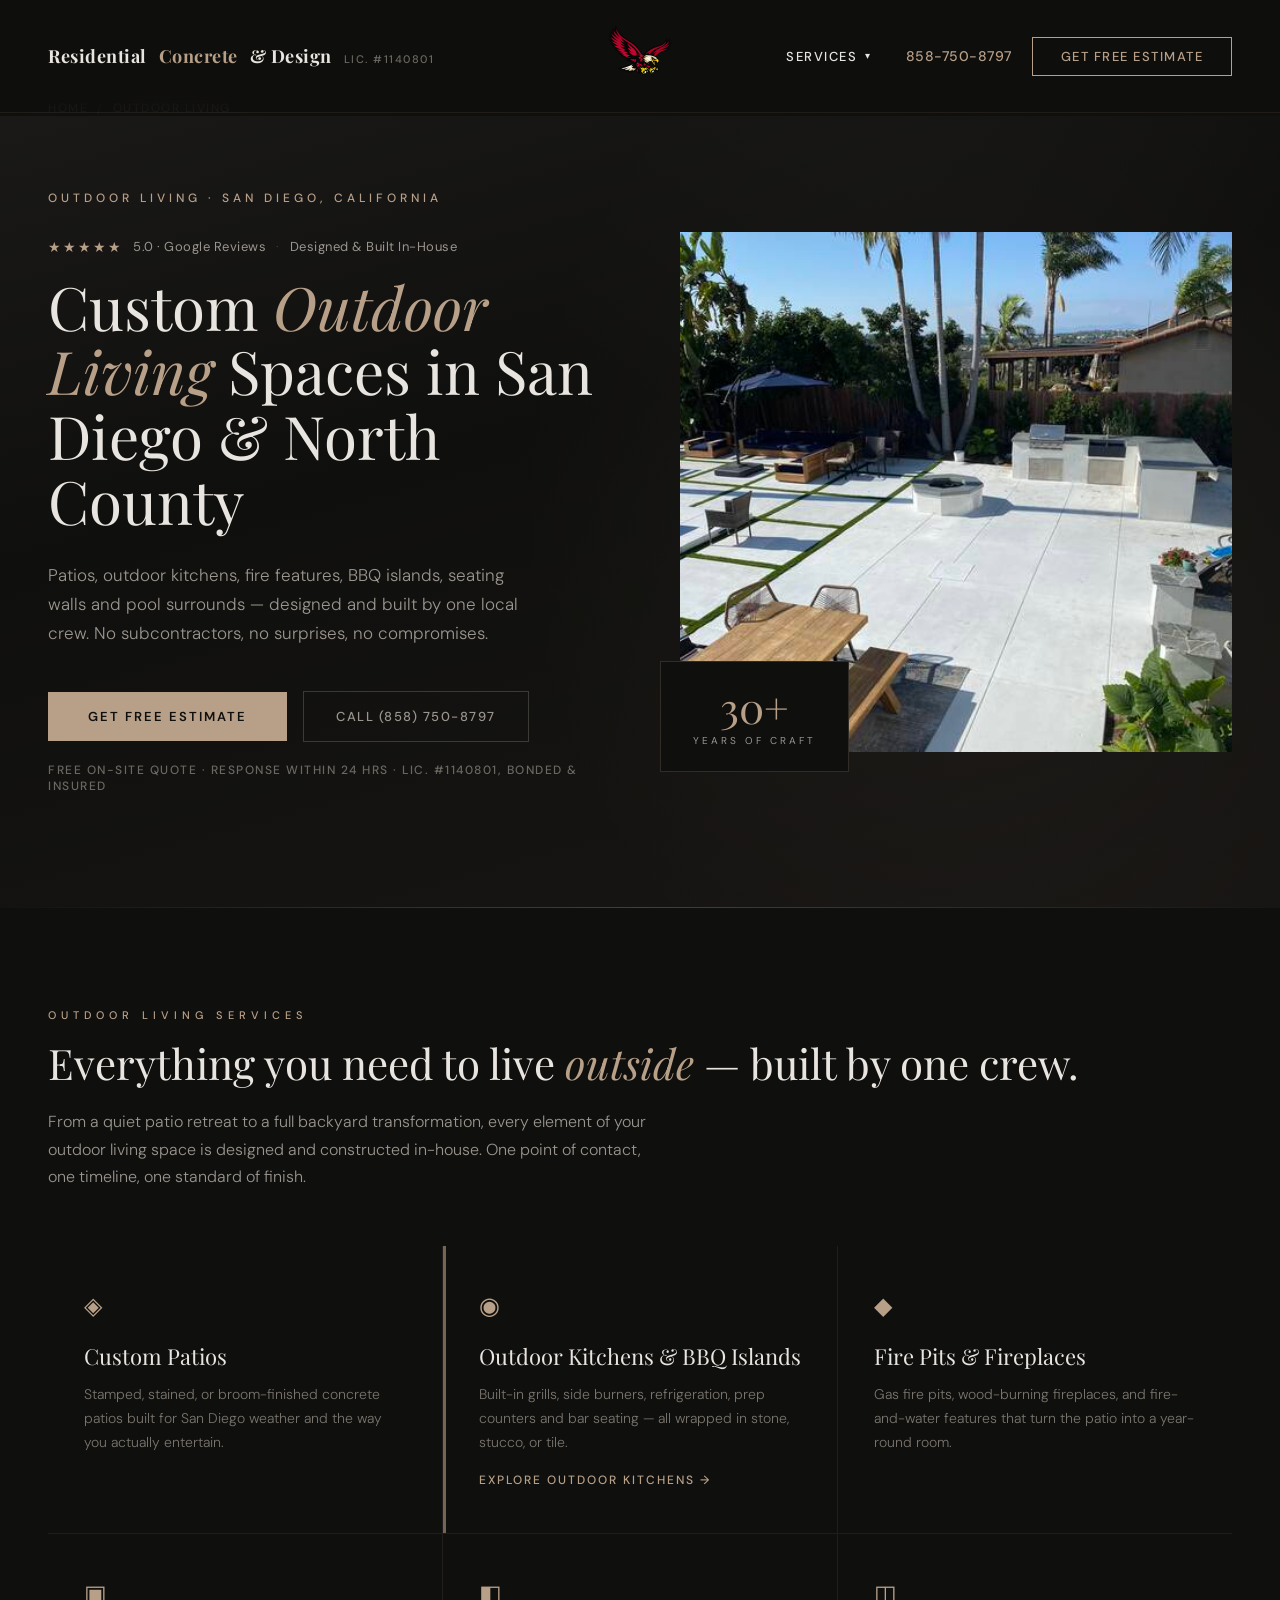
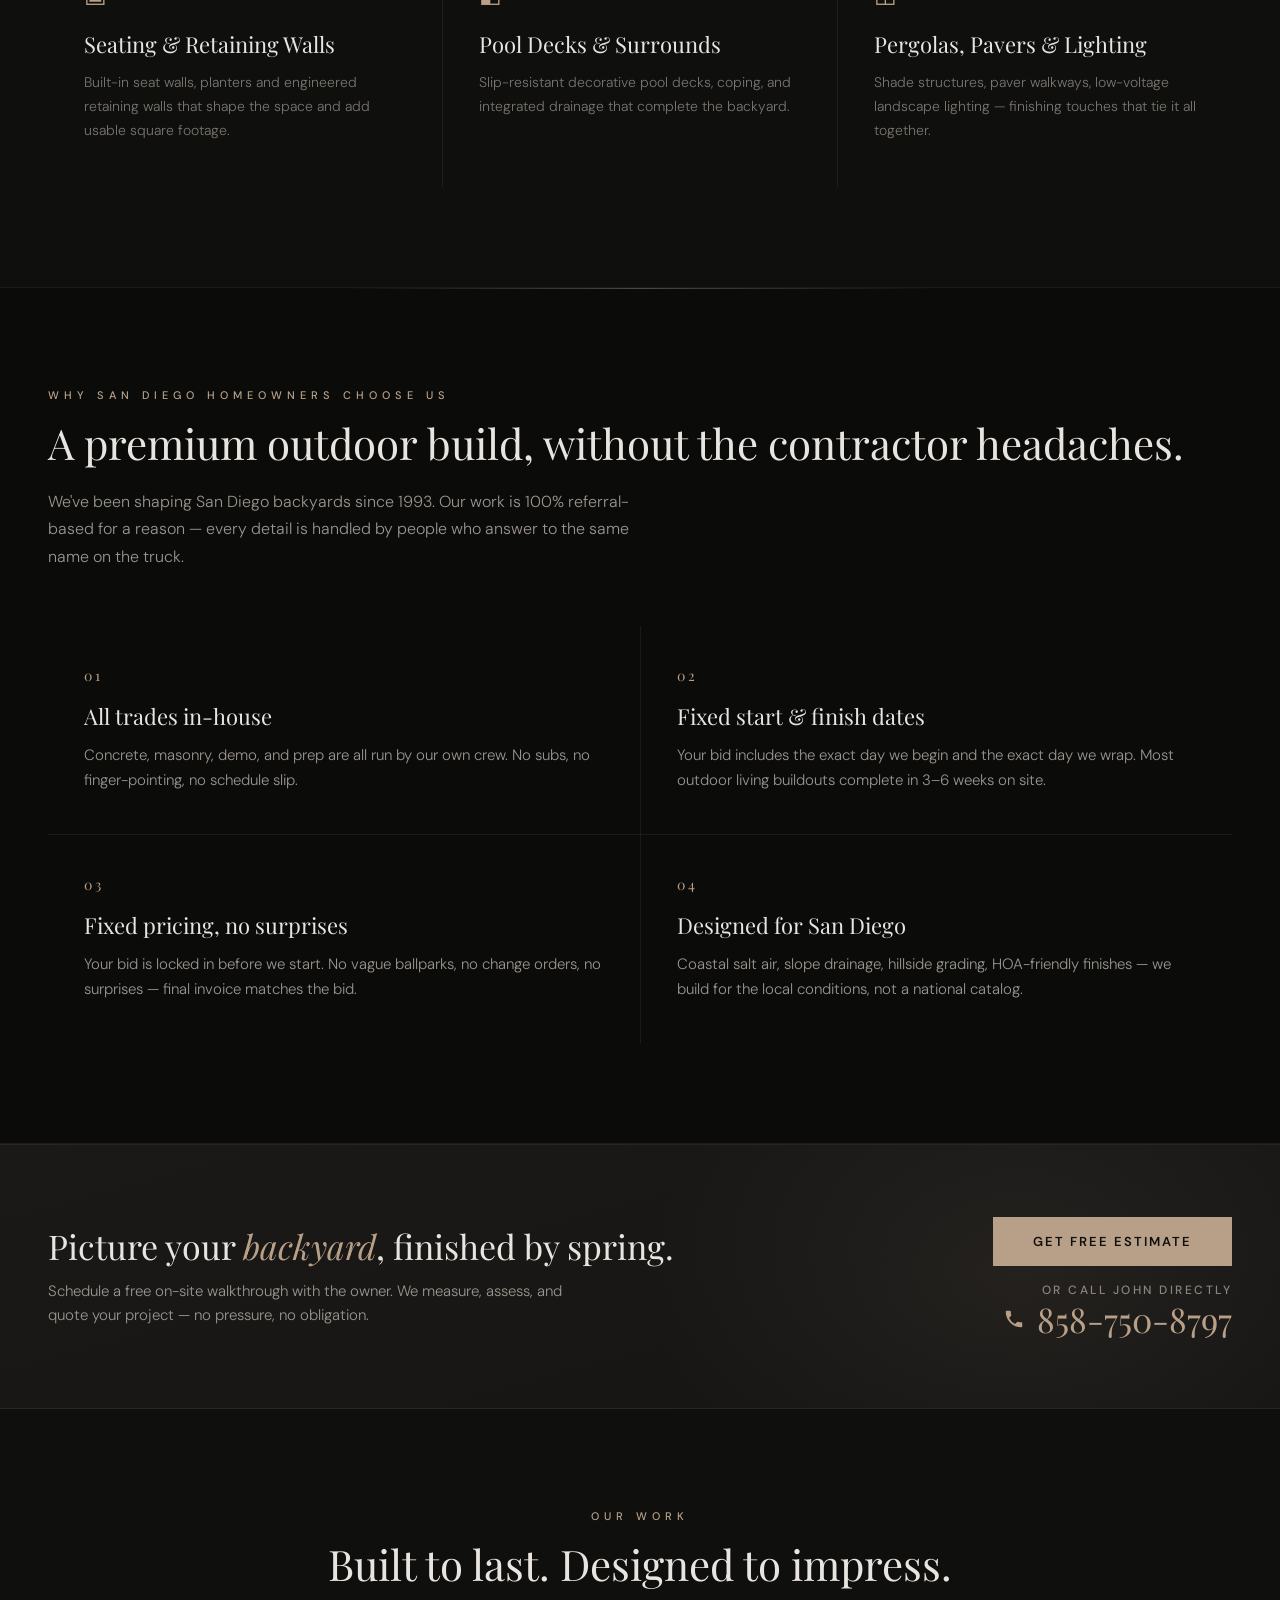
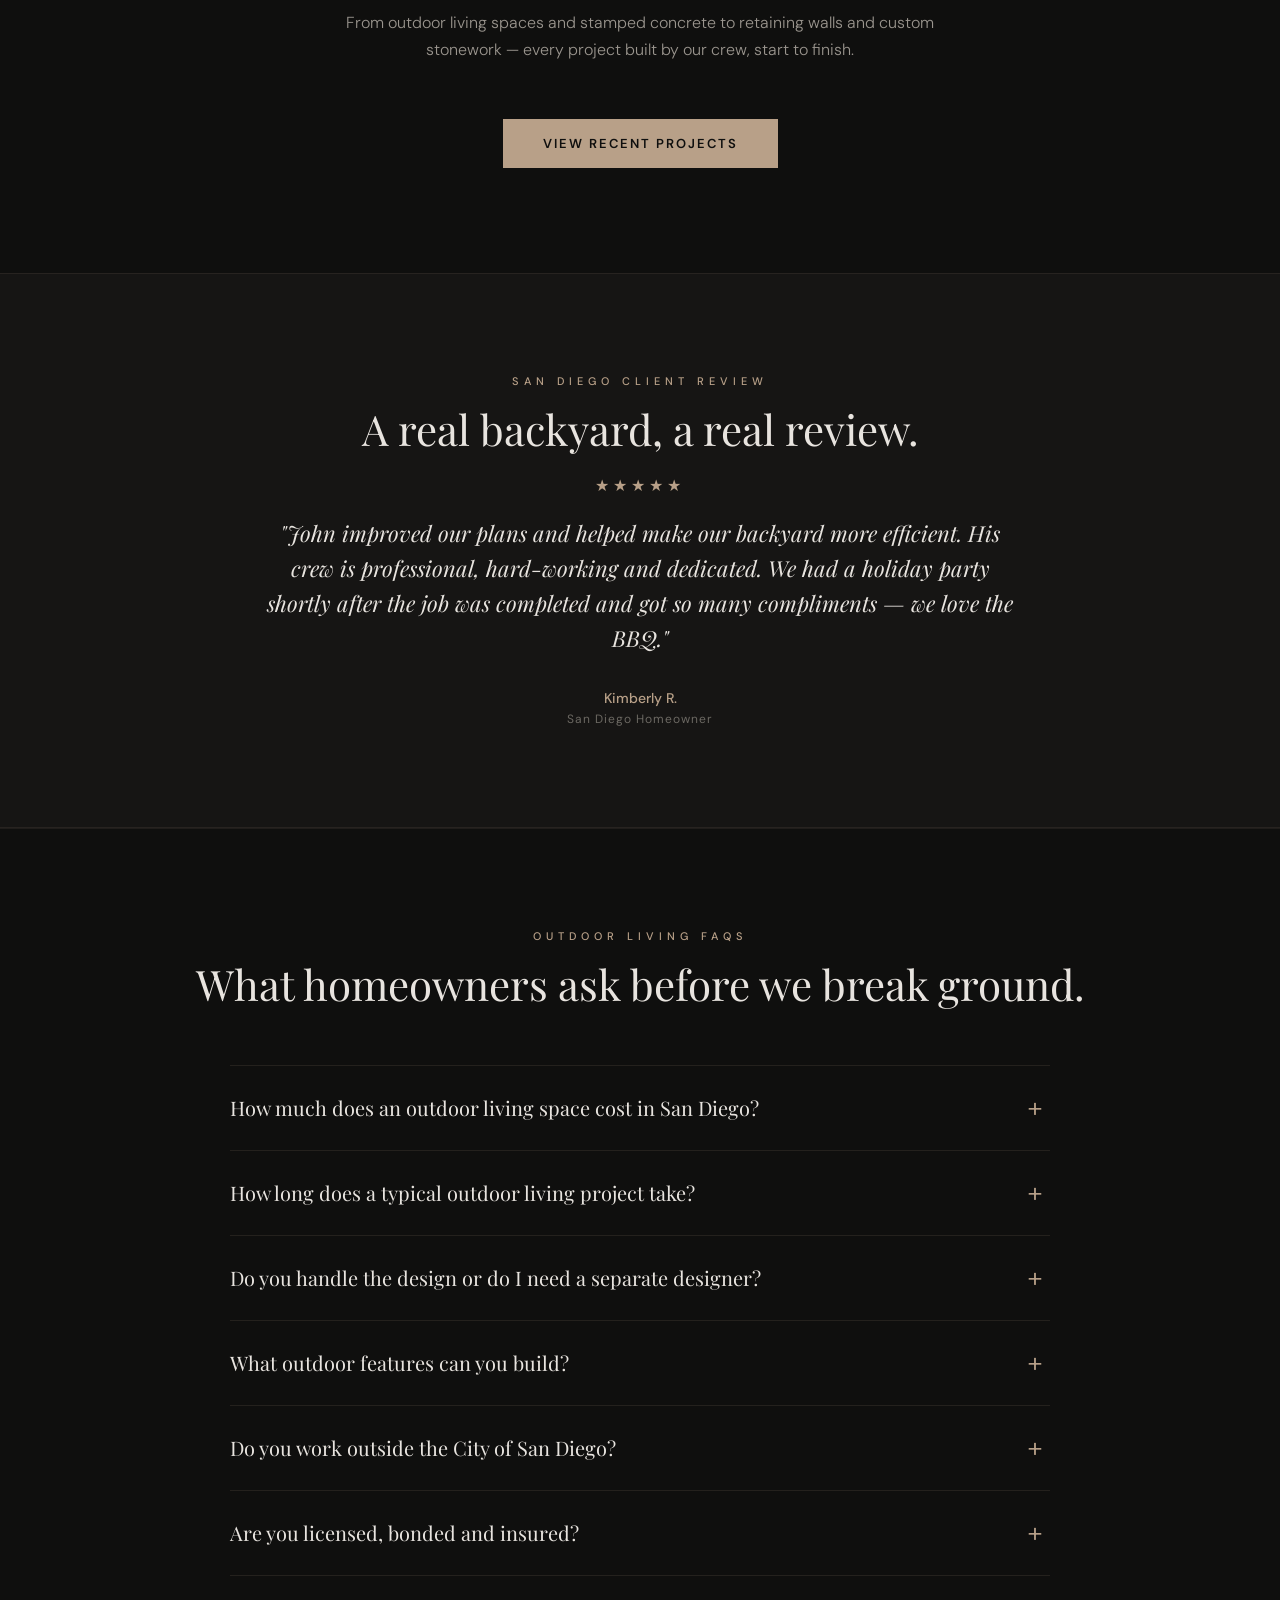
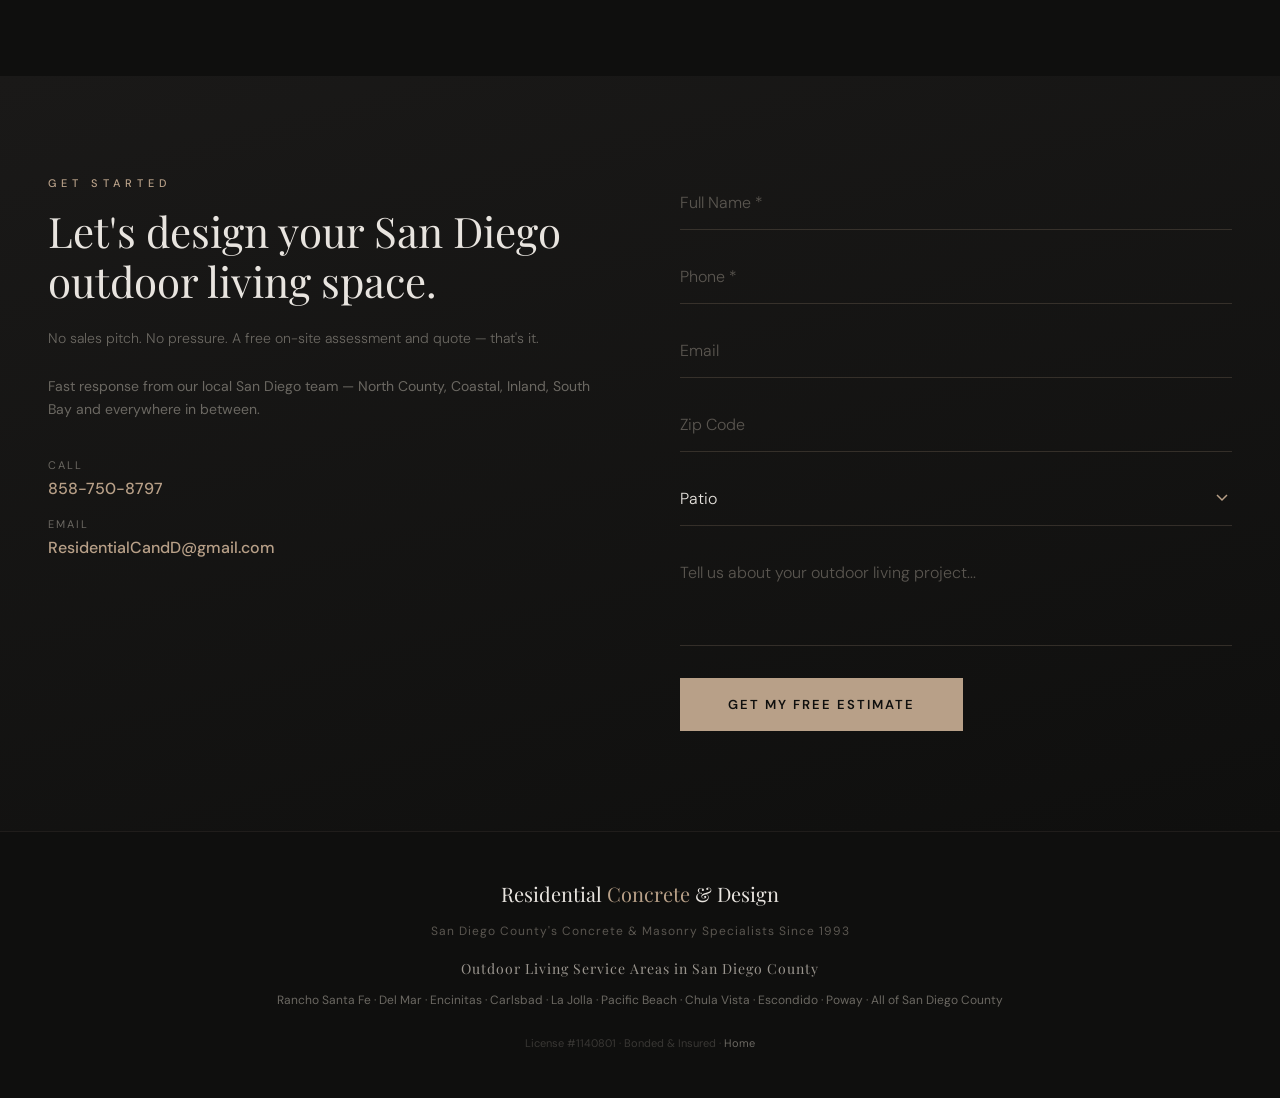
<file: outdoor-living.html>
<!DOCTYPE html>
<html lang="en">
<head>
  <meta charset="UTF-8">
  <meta name="viewport" content="width=device-width, initial-scale=1.0, viewport-fit=cover">
  <title>Outdoor Living Spaces San Diego | Custom Patios, Outdoor Kitchens & Fire Features | Residential Concrete & Design</title>
  <meta name="description" content="San Diego outdoor living contractor — custom patios, outdoor kitchens, BBQ islands, fire features & seating walls. Designed and built in-house since 1993. Free estimate.">
  <meta name="robots" content="index, follow">
  <link rel="canonical" href="https://residentialconcreteanddesign.com/outdoor-living.html">
  <meta property="og:title" content="Outdoor Living Spaces San Diego | Custom Patios, Outdoor Kitchens & Fire Features">
  <meta property="og:description" content="San Diego outdoor living contractor — custom patios, outdoor kitchens, BBQ islands, fire features & seating walls. Designed and built in-house since 1993.">
  <meta property="og:type" content="website">
  <meta property="og:url" content="https://residentialconcreteanddesign.com/outdoor-living.html">
  <meta property="og:image" content="https://residentialconcreteanddesign.com/images/p1.jpg">
  <meta property="og:image:alt" content="Custom outdoor living patio with BBQ island and stamped concrete in San Diego">
  <meta name="twitter:card" content="summary_large_image">
  <meta name="twitter:title" content="Outdoor Living Spaces San Diego | Residential Concrete & Design">
  <meta name="twitter:description" content="Custom outdoor living spaces in San Diego — patios, outdoor kitchens, fire features. Lic. #1140801.">
  <meta name="twitter:image" content="https://residentialconcreteanddesign.com/images/p1.jpg">
  <meta name="theme-color" content="#0F0F0E">
  <link rel="icon" type="image/svg+xml" href="data:image/svg+xml,<svg xmlns='http://www.w3.org/2000/svg' viewBox='0 0 32 32'><rect width='32' height='32' fill='%230F0F0E'/><text x='16' y='22' text-anchor='middle' font-family='Georgia' font-size='20' fill='%23B8A088'>R</text></svg>">
  <link rel="preload" as="image" href="images/p1.jpg" fetchpriority="high">
  <link rel="preconnect" href="https://fonts.googleapis.com">
  <link rel="preconnect" href="https://fonts.gstatic.com" crossorigin>
  <link href="https://fonts.googleapis.com/css2?family=DM+Sans:ital,wght@0,300;0,400;0,500;0,700&family=Playfair+Display:ital,wght@0,400;0,700;1,400&display=swap" rel="stylesheet">
  <link rel="stylesheet" href="styles.css?v=3">
  <script type="application/ld+json">
  {"@context":"https://schema.org","@type":"Service","serviceType":"Outdoor Living Design & Construction","provider":{"@type":"GeneralContractor","name":"Residential Concrete & Design","telephone":"+1-858-750-8797","email":"ResidentialCandD@gmail.com","url":"https://residentialconcreteanddesign.com/","image":"https://residentialconcreteanddesign.com/images/hero.jpg","address":{"@type":"PostalAddress","addressLocality":"San Diego","addressRegion":"CA","addressCountry":"US"},"identifier":{"@type":"PropertyValue","name":"License","value":"1140801"}},"areaServed":["San Diego","Rancho Santa Fe","Del Mar","Encinitas","Carlsbad","La Jolla","Pacific Beach","Poway","Chula Vista","Escondido"],"description":"Custom outdoor living design and construction in San Diego — patios, outdoor kitchens, BBQ islands, fire features, seating walls, and pool decks built in-house since 1993."}
  </script>
  <script type="application/ld+json">
  {"@context":"https://schema.org","@type":"BreadcrumbList","itemListElement":[{"@type":"ListItem","position":1,"name":"Home","item":"https://residentialconcreteanddesign.com/"},{"@type":"ListItem","position":2,"name":"Outdoor Living","item":"https://residentialconcreteanddesign.com/outdoor-living.html"}]}
  </script>
  <script type="application/ld+json">
  {"@context":"https://schema.org","@type":"FAQPage","mainEntity":[{"@type":"Question","name":"How much does an outdoor living space cost in San Diego?","acceptedAnswer":{"@type":"Answer","text":"Cost varies based on square footage, finishes, and features. A simple stamped patio starts on the lower end, while full outdoor living buildouts with kitchens, fire features, and seating walls scale from there. We provide a free, written, line-item estimate for every project."}},{"@type":"Question","name":"How long does an outdoor living project take to build?","acceptedAnswer":{"@type":"Answer","text":"Most outdoor living buildouts take three to six weeks on site, depending on scope. We commit to a fixed start and finish date in your bid before any work begins."}},{"@type":"Question","name":"Do you handle design or just construction?","acceptedAnswer":{"@type":"Answer","text":"Both. We design with you on site — measuring, sketching, and reviewing materials — then build the project with our own in-house crew. One team from concept to completion."}},{"@type":"Question","name":"What outdoor features can you build?","acceptedAnswer":{"@type":"Answer","text":"Patios, outdoor kitchens, BBQ islands, fire pits and fireplaces, pizza ovens, seating walls, pergolas, water features, pool decks, fire-and-water bowls, and integrated lighting."}}]}
  </script>
</head>
<body>
  <a href="#contact" class="skip-link">Skip to contact</a>
  <nav class="nav">
    <a href="index.html" class="nav-logo">Residential <span>Concrete</span> &amp; Design <span class="nav-license">Lic. #1140801</span></a><a href="index.html" class="nav-logo-center" aria-label="Residential Concrete &amp; Design — Home"><img src="images/logo.png" alt="Residential Concrete &amp; Design" class="nav-logo-img" width="72" height="72" decoding="async"></a>
    <div class="nav-right">
      <div class="nav-menu">
        <button type="button" class="nav-menu-btn" id="navMenuBtn" aria-expanded="false" aria-controls="navMenuPanel" aria-haspopup="true">Services <span class="nav-caret" aria-hidden="true">▾</span></button>
        <div class="nav-menu-panel" id="navMenuPanel" role="menu">
          <a href="outdoor-living.html" role="menuitem" aria-current="page">Outdoor Living</a>
          <a href="stamped-concrete.html" role="menuitem">Stamped Concrete</a>
          <a href="custom-stonework.html" role="menuitem">Custom Stonework</a>
          <a href="staining-sealing.html" role="menuitem">Staining &amp; Sealing</a>
          <a href="entry-columns.html" role="menuitem">Entry &amp; Columns</a>
          <a href="retaining-walls.html" role="menuitem">Retaining Walls</a>
          <span class="nav-menu-divider" aria-hidden="true"></span>
          <a href="contact.html" role="menuitem">Contact</a>
        </div>
      </div>
      <a href="tel:8587508797" class="nav-phone">858-750-8797</a>
      <a href="#contact" class="nav-cta">Get Free Estimate</a>
    </div>
  </nav>
  <main>
  <nav class="breadcrumbs" aria-label="Breadcrumb">
    <a href="index.html">Home</a> &nbsp;/&nbsp; <span>Outdoor Living</span>
  </nav>
  <section class="hero-section">
    <div class="hero-content">
      <div>
        <div class="hero-established">Outdoor Living · San Diego, California</div>
        <div class="hero-rating">
          <span class="stars" aria-hidden="true">★★★★★</span>
          <span>5.0 · Google Reviews</span>
          <span class="rating-sep" aria-hidden="true">·</span>
          <span>Designed &amp; Built In-House</span>
        </div>
        <h1 class="hero-title">Custom <em>Outdoor Living</em> Spaces in San Diego &amp; North County</h1>
        <p class="hero-desc">Patios, outdoor kitchens, fire features, BBQ islands, seating walls and pool surrounds — designed and built by one local crew. No subcontractors, no surprises, no compromises.</p>
        <div class="hero-cta-row">
          <a href="#contact" class="btn-primary">Get Free Estimate</a>
          <a href="tel:8587508797" class="btn-secondary">Call (858) 750-8797</a>
        </div>
        <div class="hero-trust">Free on-site quote · Response within 24 hrs · Lic. #1140801, Bonded &amp; Insured</div>
      </div>
      <div class="hero-right">
        <img class="hero-img-main" src="images/p1.jpg" alt="Custom outdoor living patio with BBQ island and stamped concrete in San Diego" width="700" height="520" fetchpriority="high" decoding="async">
        <div class="hero-badge">
          <div class="hero-badge-num">30+</div>
          <div class="hero-badge-label">Years of Craft</div>
        </div>
      </div>
    </div>
  </section>
  <section class="section fade-section" id="services">
    <div class="section-label">Outdoor Living Services</div>
    <h2 class="section-title">Everything you need to live <em>outside</em> — built by one crew.</h2>
    <p class="section-desc">From a quiet patio retreat to a full backyard transformation, every element of your outdoor living space is designed and constructed in-house. One point of contact, one timeline, one standard of finish.</p>
    <div class="services-grid">
      <div class="service-card"><span class="service-icon">◈</span><h3 class="service-title">Custom Patios</h3><p class="service-desc">Stamped, stained, or broom-finished concrete patios built for San Diego weather and the way you actually entertain.</p></div>
      <a href="outdoor-kitchen.html" class="service-card service-card-link"><span class="service-icon">◉</span><h3 class="service-title">Outdoor Kitchens &amp; BBQ Islands</h3><p class="service-desc">Built-in grills, side burners, refrigeration, prep counters and bar seating — all wrapped in stone, stucco, or tile.</p><span class="service-learn-more">Explore Outdoor Kitchens &rarr;</span></a>
      <div class="service-card"><span class="service-icon">◆</span><h3 class="service-title">Fire Pits &amp; Fireplaces</h3><p class="service-desc">Gas fire pits, wood-burning fireplaces, and fire-and-water features that turn the patio into a year-round room.</p></div>
      <div class="service-card"><span class="service-icon">▣</span><h3 class="service-title">Seating &amp; Retaining Walls</h3><p class="service-desc">Built-in seat walls, planters and engineered retaining walls that shape the space and add usable square footage.</p></div>
      <div class="service-card"><span class="service-icon">◧</span><h3 class="service-title">Pool Decks &amp; Surrounds</h3><p class="service-desc">Slip-resistant decorative pool decks, coping, and integrated drainage that complete the backyard.</p></div>
      <div class="service-card"><span class="service-icon">◫</span><h3 class="service-title">Pergolas, Pavers &amp; Lighting</h3><p class="service-desc">Shade structures, paver walkways, low-voltage landscape lighting — finishing touches that tie it all together.</p></div>
    </div>
  </section>
  <section class="feature-section">
    <div class="section fade-section">
      <div class="section-label">Why San Diego Homeowners Choose Us</div>
      <h2 class="section-title">A premium outdoor build, without the contractor headaches.</h2>
      <p class="section-desc">We've been shaping San Diego backyards since 1993. Our work is 100% referral-based for a reason — every detail is handled by people who answer to the same name on the truck.</p>
      <div class="feature-grid">
        <div class="feature-card">
          <div class="feature-num">01</div>
          <h3 class="feature-title">All trades in-house</h3>
          <p class="feature-desc">Concrete, masonry, demo, and prep are all run by our own crew. No subs, no finger-pointing, no schedule slip.</p>
        </div>
        <div class="feature-card">
          <div class="feature-num">02</div>
          <h3 class="feature-title">Fixed start &amp; finish dates</h3>
          <p class="feature-desc">Your bid includes the exact day we begin and the exact day we wrap. Most outdoor living buildouts complete in 3–6 weeks on site.</p>
        </div>
        <div class="feature-card">
          <div class="feature-num">03</div>
          <h3 class="feature-title">Fixed pricing, no surprises</h3>
          <p class="feature-desc">Your bid is locked in before we start. No vague ballparks, no change orders, no surprises — final invoice matches the bid.</p>
        </div>
        <div class="feature-card">
          <div class="feature-num">04</div>
          <h3 class="feature-title">Designed for San Diego</h3>
          <p class="feature-desc">Coastal salt air, slope drainage, hillside grading, HOA-friendly finishes — we build for the local conditions, not a national catalog.</p>
        </div>
      </div>
    </div>
  </section>
  <section class="cta-band fade-section">
    <div class="cta-inner">
      <div>
        <h2 class="cta-headline">Picture your <em>backyard</em>, finished by spring.</h2>
        <p class="cta-sub">Schedule a free on-site walkthrough with the owner. We measure, assess, and quote your project — no pressure, no obligation.</p>
      </div>
      <div class="cta-actions">
        <a href="#contact" class="cta-quote-btn">Get Free Estimate</a>
        <div class="cta-phone-row">
          <span class="cta-phone-label">Or call John directly</span>
          <a href="tel:8587508797" class="cta-phone" aria-label="Call John at 858-750-8797"><svg viewBox="0 0 24 24" width="22" height="22" fill="currentColor" aria-hidden="true"><path d="M20 15.5c-1.25 0-2.45-.2-3.57-.57a1 1 0 0 0-1.02.24l-2.2 2.2a15.05 15.05 0 0 1-6.59-6.58l2.2-2.21a1 1 0 0 0 .25-1.02A11.36 11.36 0 0 1 8.5 4a1 1 0 0 0-1-1H4a1 1 0 0 0-1 1c0 9.39 7.61 17 17 17a1 1 0 0 0 1-1v-3.5a1 1 0 0 0-1-1z"/></svg>858-750-8797</a>
        </div>
      </div>
    </div>
  </section>
  <section class="section fade-section" id="portfolio">
    <div class="section-center">
      <div class="section-label">Our Work</div>
      <h2 class="section-title">Built to last. Designed to impress.</h2>
      <p class="section-desc">From outdoor living spaces and stamped concrete to retaining walls and custom stonework — every project built by our crew, start to finish.</p>
      <a href="index.html#portfolio" class="btn-primary">View Recent Projects</a>
    </div>
  </section>
  <section class="testimonial-section">
    <div class="section fade-section">
      <div class="testimonial-content">
        <div class="section-label section-center">San Diego Client Review</div>
        <h2 class="section-title section-center">A real backyard, a real review.</h2>
        <div class="testimonial-stars" aria-hidden="true">★★★★★</div>
        <p class="testimonial-quote">"John improved our plans and helped make our backyard more efficient. His crew is professional, hard-working and dedicated. We had a holiday party shortly after the job was completed and got so many compliments — we love the BBQ."</p>
        <div class="testimonial-name">Kimberly R.</div>
        <div class="testimonial-location">San Diego Homeowner</div>
      </div>
    </div>
  </section>
  <section class="faq-section">
    <div class="section fade-section">
      <div class="section-center">
        <div class="section-label">Outdoor Living FAQs</div>
        <h2 class="section-title section-center">What homeowners ask before we break ground.</h2>
      </div>
      <div class="faq-list">
        <div class="faq-item">
          <button class="faq-q" aria-expanded="false" aria-controls="faq-ol-1">How much does an outdoor living space cost in San Diego?</button>
          <div class="faq-a" id="faq-ol-1" role="region">Cost depends on square footage, finishes, and features. A simple stamped patio starts on the lower end; full outdoor living buildouts with kitchens, fire features and seating walls scale up. We provide a free quote — no ballparks, no surprises at invoice.</div>
        </div>
        <div class="faq-item">
          <button class="faq-q" aria-expanded="false" aria-controls="faq-ol-2">How long does a typical outdoor living project take?</button>
          <div class="faq-a" id="faq-ol-2" role="region">Most outdoor living buildouts take three to six weeks on site, depending on scope and weather. Your bid locks in a fixed start and finish date before any work begins.</div>
        </div>
        <div class="faq-item">
          <button class="faq-q" aria-expanded="false" aria-controls="faq-ol-3">Do you handle the design or do I need a separate designer?</button>
          <div class="faq-a" id="faq-ol-3" role="region">If you already have plans from a landscape designer or architect, we'll build to spec. If not, bring your ideas and we'll work with you to refine them into a buildable plan.</div>
        </div>
        <div class="faq-item">
          <button class="faq-q" aria-expanded="false" aria-controls="faq-ol-4">What outdoor features can you build?</button>
          <div class="faq-a" id="faq-ol-4" role="region">Patios, outdoor kitchens, BBQ islands, fire pits and fireplaces, pizza ovens, seating and retaining walls, pergolas, water features, pool decks, fire-and-water bowls and integrated low-voltage lighting.</div>
        </div>
        <div class="faq-item">
          <button class="faq-q" aria-expanded="false" aria-controls="faq-ol-5">Do you work outside the City of San Diego?</button>
          <div class="faq-a" id="faq-ol-5" role="region">Yes — we build throughout San Diego County including Rancho Santa Fe, Del Mar, Encinitas, Carlsbad, La Jolla, Pacific Beach, Poway, Chula Vista and Escondido.</div>
        </div>
        <div class="faq-item">
          <button class="faq-q" aria-expanded="false" aria-controls="faq-ol-6">Are you licensed, bonded and insured?</button>
          <div class="faq-a" id="faq-ol-6" role="region">Yes. California Contractor's License #1140801, fully bonded and insured. Proof of insurance is provided with every bid.</div>
        </div>
      </div>
    </div>
  </section>
  <section class="form-section" id="contact">
    <div class="section fade-section">
      <div class="form-grid">
        <div class="form-intro">
          <div class="section-label">Get Started</div>
          <h2 class="section-title">Let's design your San Diego outdoor living space.</h2>
          <p class="section-desc">No sales pitch. No pressure. A free on-site assessment and quote — that's it.</p>
          <p>Fast response from our local San Diego team — North County, Coastal, Inland, South Bay and everywhere in between.</p>
          <div class="form-contact-list">
            <span class="label">Call</span>
            <a href="tel:8587508797">858-750-8797</a>
            <span class="label">Email</span>
            <a href="mailto:ResidentialCandD@gmail.com">ResidentialCandD@gmail.com</a>
          </div>
        </div>
        <div>
          <form class="form-fields" id="cf">
            <p class="honeypot" aria-hidden="true"><label>Leave blank: <input name="_gotcha" tabindex="-1" autocomplete="off"></label></p>
            <input type="hidden" name="page" value="outdoor-living">
            <label class="sr-only" for="f-name">Full Name</label>
            <input id="f-name" class="form-input" type="text" name="name" placeholder="Full Name *" autocomplete="name" required>
            <label class="sr-only" for="f-phone">Phone</label>
            <input id="f-phone" class="form-input" type="tel" name="phone" placeholder="Phone *" autocomplete="tel" inputmode="tel" required>
            <label class="sr-only" for="f-email">Email</label>
            <input id="f-email" class="form-input" type="email" name="email" placeholder="Email" autocomplete="email">
            <label class="sr-only" for="f-zip">Zip Code</label>
            <input id="f-zip" class="form-input" type="text" name="zip" placeholder="Zip Code" autocomplete="postal-code" inputmode="numeric" pattern="[0-9]{5}">
            <label class="sr-only" for="f-project-type">Project Type</label>
            <select id="f-project-type" class="form-input" name="project_type" required>
              <option value="" disabled>Project Type *</option>
              <option value="patio" selected>Patio</option>
              <option value="outdoor-kitchen">Outdoor Kitchen / BBQ Island</option>
              <option value="fire-feature">Fire Pit / Fireplace</option>
              <option value="seating-wall">Seating / Retaining Wall</option>
              <option value="pool-deck">Pool Deck</option>
              <option value="full-backyard">Full Backyard Transformation</option>
              <option value="other">Other</option>
            </select>
            <label class="sr-only" for="f-project">Project details</label>
            <textarea id="f-project" class="form-input form-textarea" name="project" placeholder="Tell us about your outdoor living project..."></textarea>
            <button type="submit" class="form-submit">Get My Free Estimate</button>
          </form>
          <div class="form-success" id="fs" role="status" aria-live="polite">
            <div class="form-success-title">Message sent — we'll be in touch shortly.</div>
            <div class="form-success-desc">We received your request and will reach out within 24 hours. You can also reach us directly at <a href="tel:8587508797">858-750-8797</a> or <a href="mailto:ResidentialCandD@gmail.com">ResidentialCandD@gmail.com</a>.</div>
          </div>
        </div>
      </div>
    </div>
  </section>
  </main>
  <footer class="footer">
    <div class="footer-logo">Residential <span>Concrete</span> &amp; Design</div>
    <div class="footer-text">San Diego County's Concrete &amp; Masonry Specialists Since 1993</div>
    <h3 class="footer-areas-title">Outdoor Living Service Areas in San Diego County</h3>
    <div class="footer-areas">Rancho Santa Fe · Del Mar · Encinitas · Carlsbad · La Jolla · Pacific Beach · Chula Vista · Escondido · Poway · All of San Diego County</div>
    <div class="footer-license">License #1140801 · Bonded &amp; Insured · <a href="index.html">Home</a></div>
  </footer>
  <a href="#contact" class="floating-cta" aria-label="Get a free estimate">Get Free Estimate</a>
  <div class="mobile-call-bar">
    <a href="tel:8587508797">
      <svg class="call-icon" viewBox="0 0 24 24" fill="currentColor" aria-hidden="true"><path d="M20 15.5c-1.25 0-2.45-.2-3.57-.57a1 1 0 0 0-1.02.24l-2.2 2.2a15.05 15.05 0 0 1-6.59-6.58l2.2-2.21a1 1 0 0 0 .25-1.02A11.36 11.36 0 0 1 8.5 4a1 1 0 0 0-1-1H4a1 1 0 0 0-1 1c0 9.39 7.61 17 17 17a1 1 0 0 0 1-1v-3.5a1 1 0 0 0-1-1z"/></svg>
      Call Now — 858-750-8797
    </a>
  </div>
  <script src="site.js?v=3" defer></script>
</body>
</html>
</file>
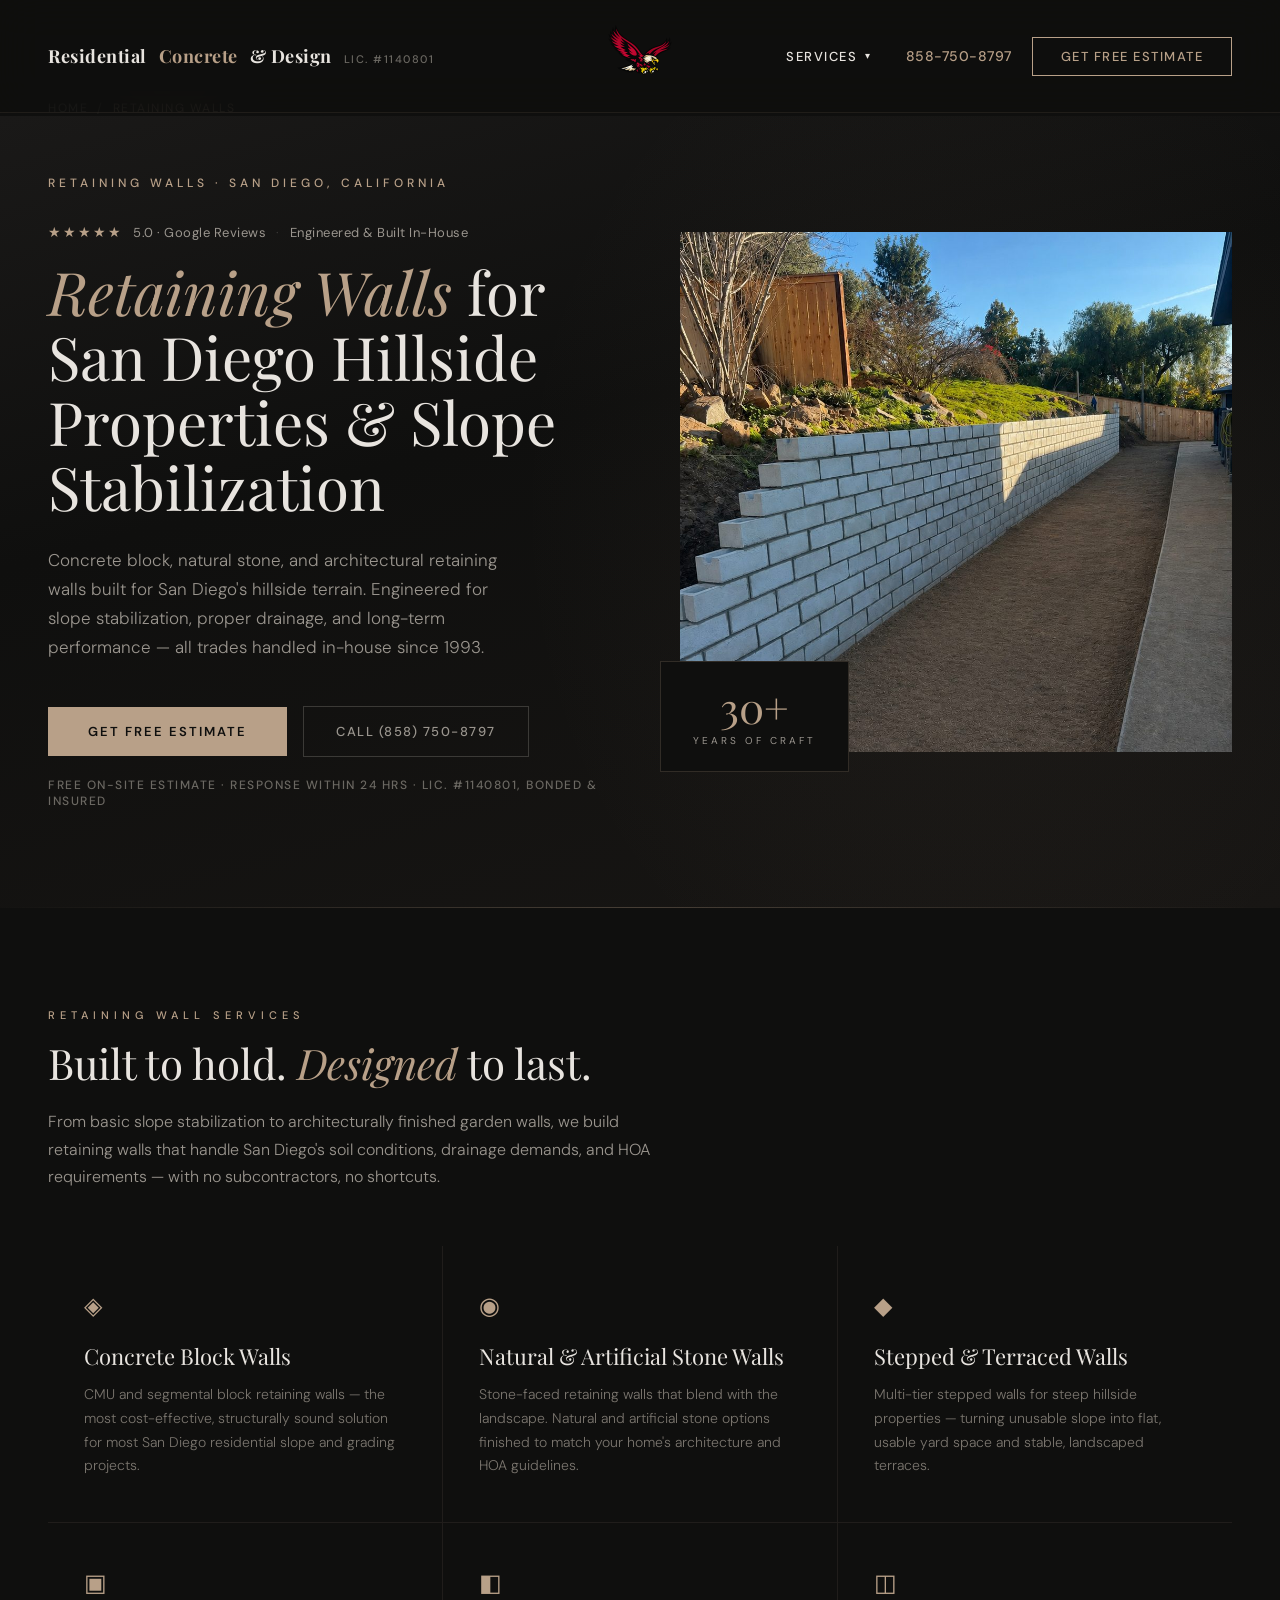
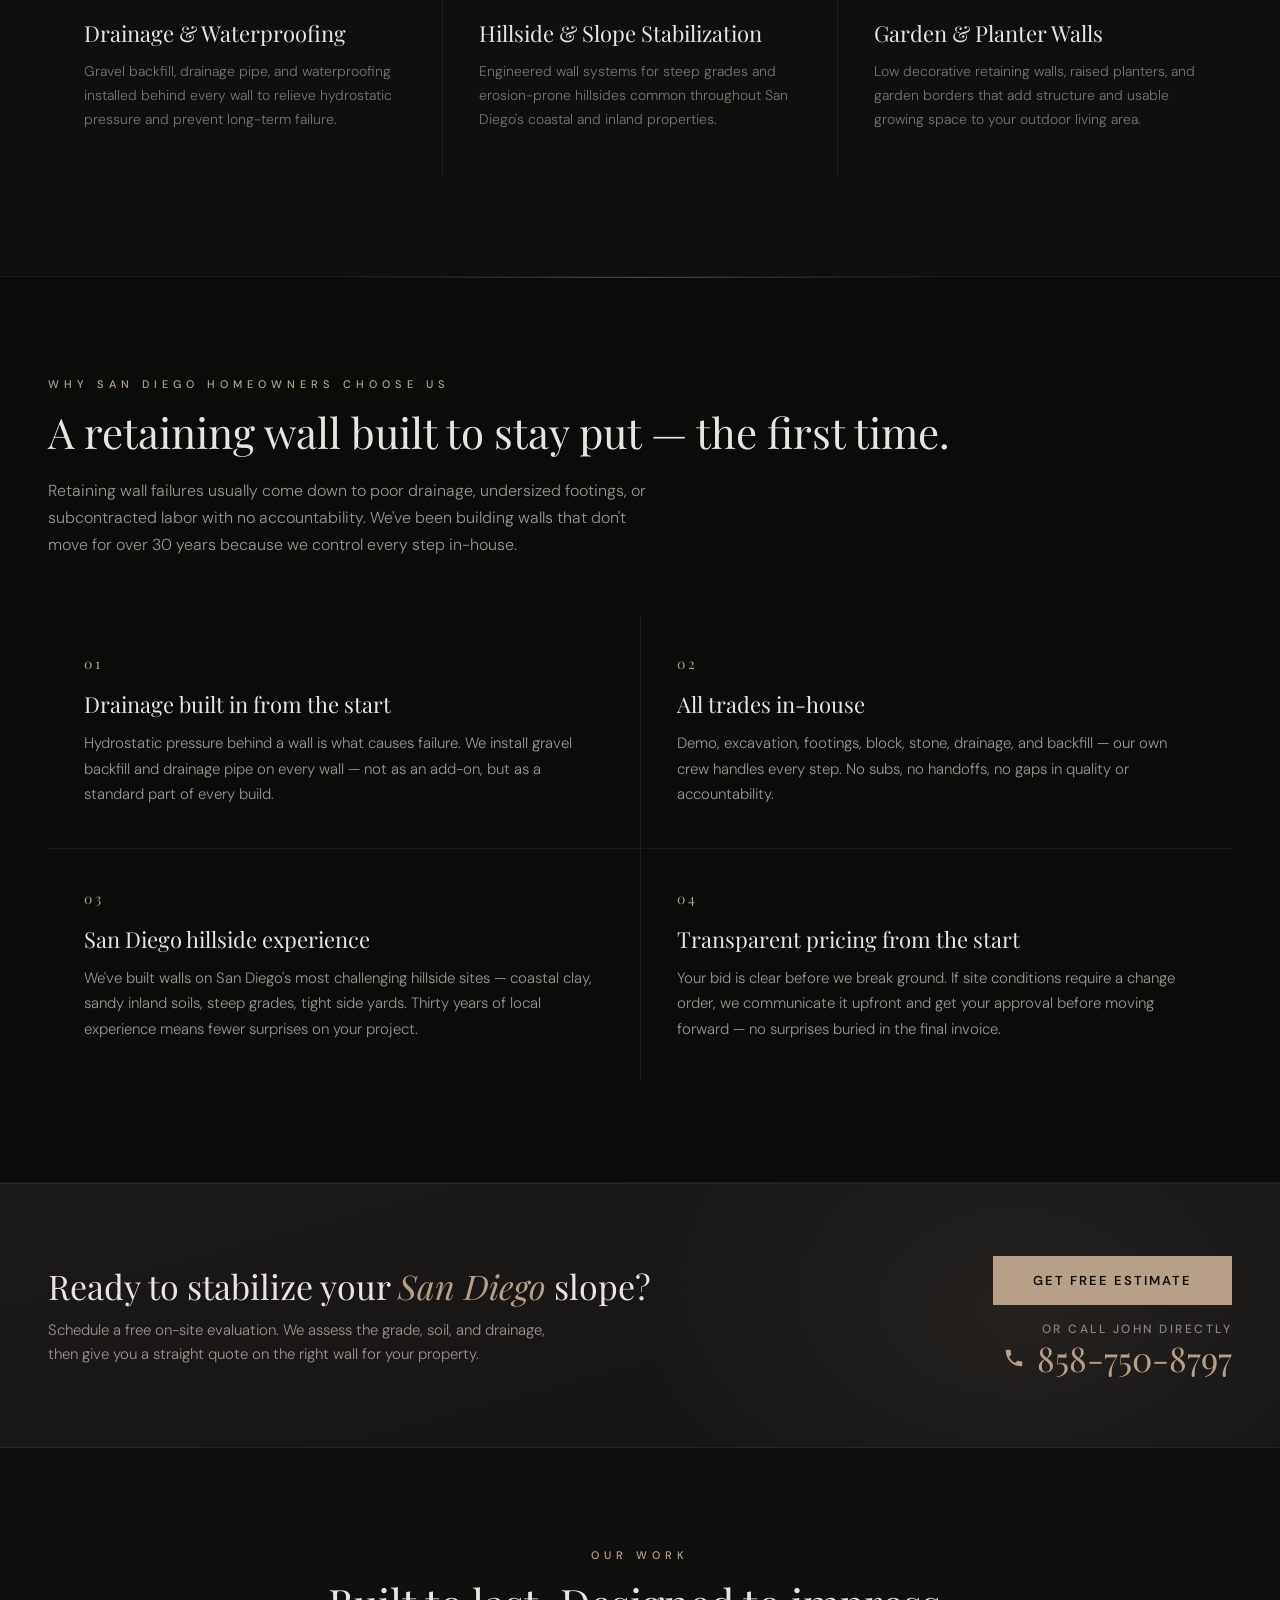
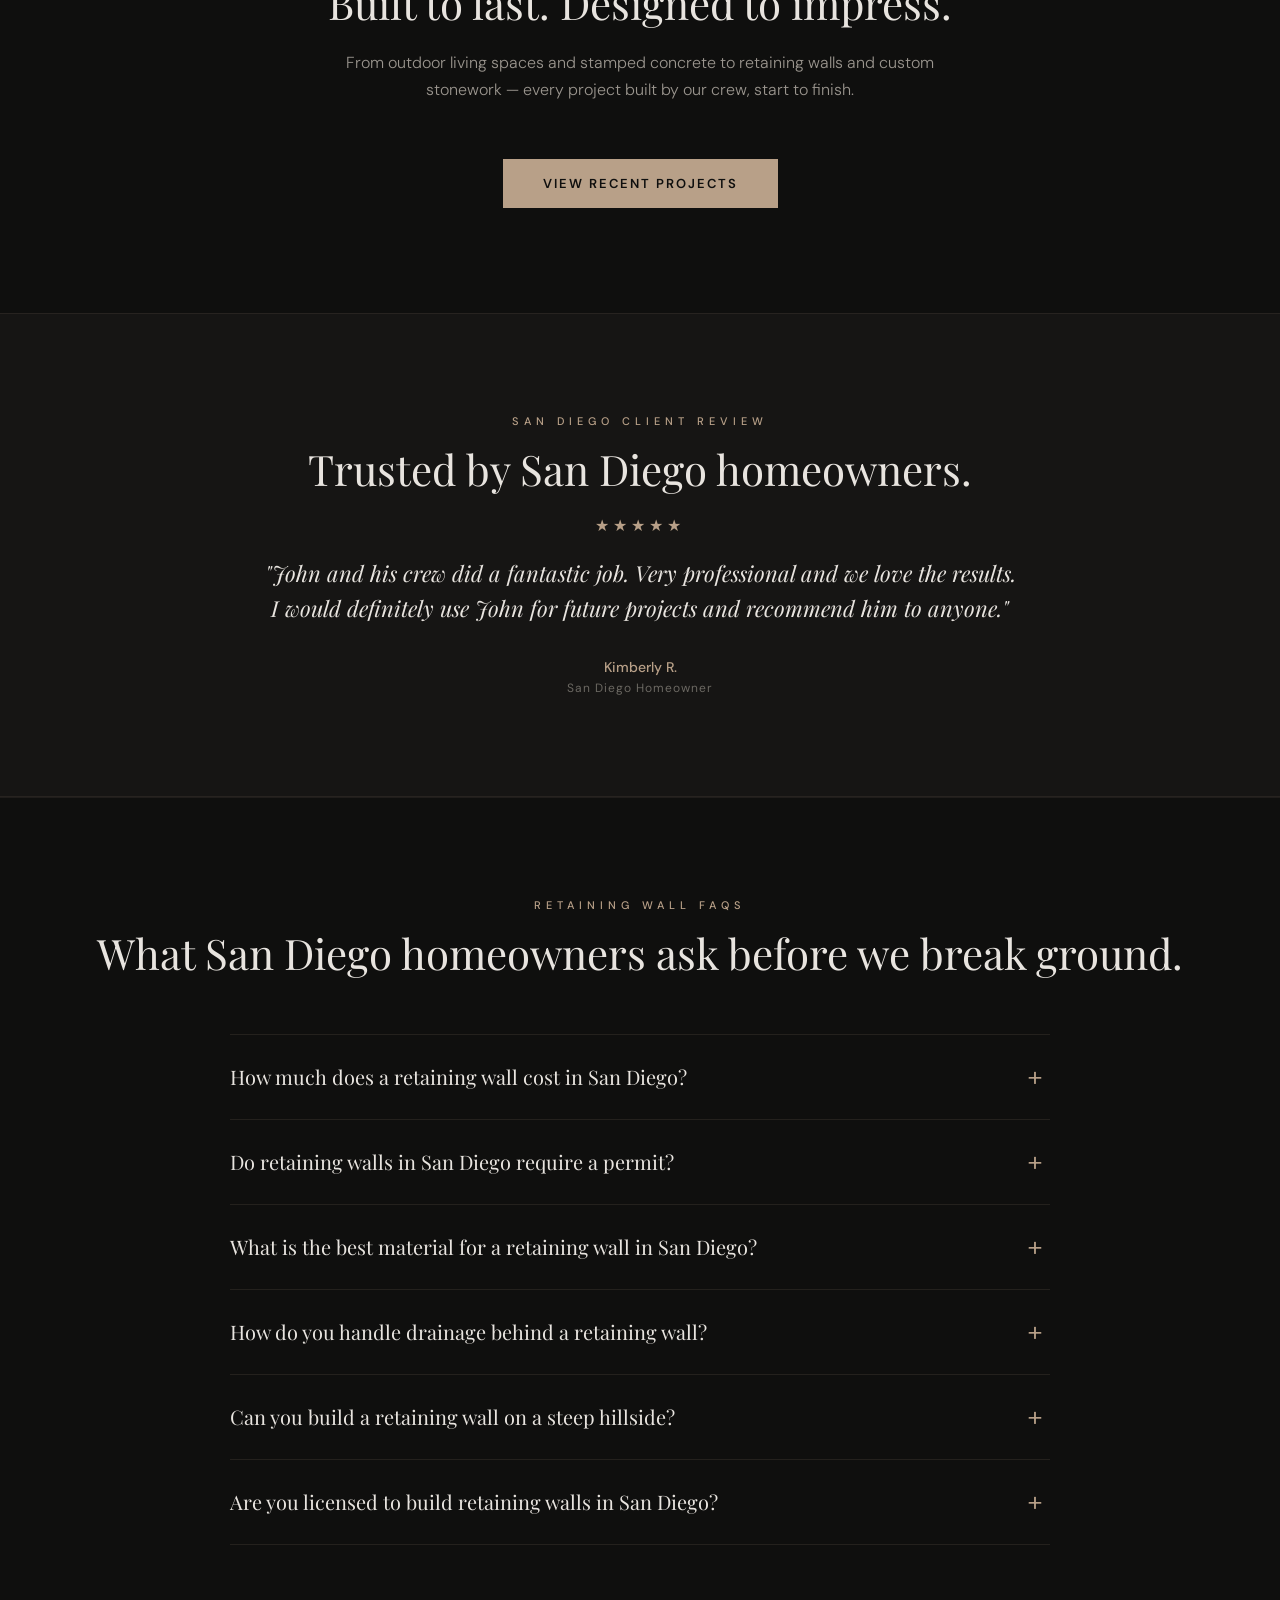
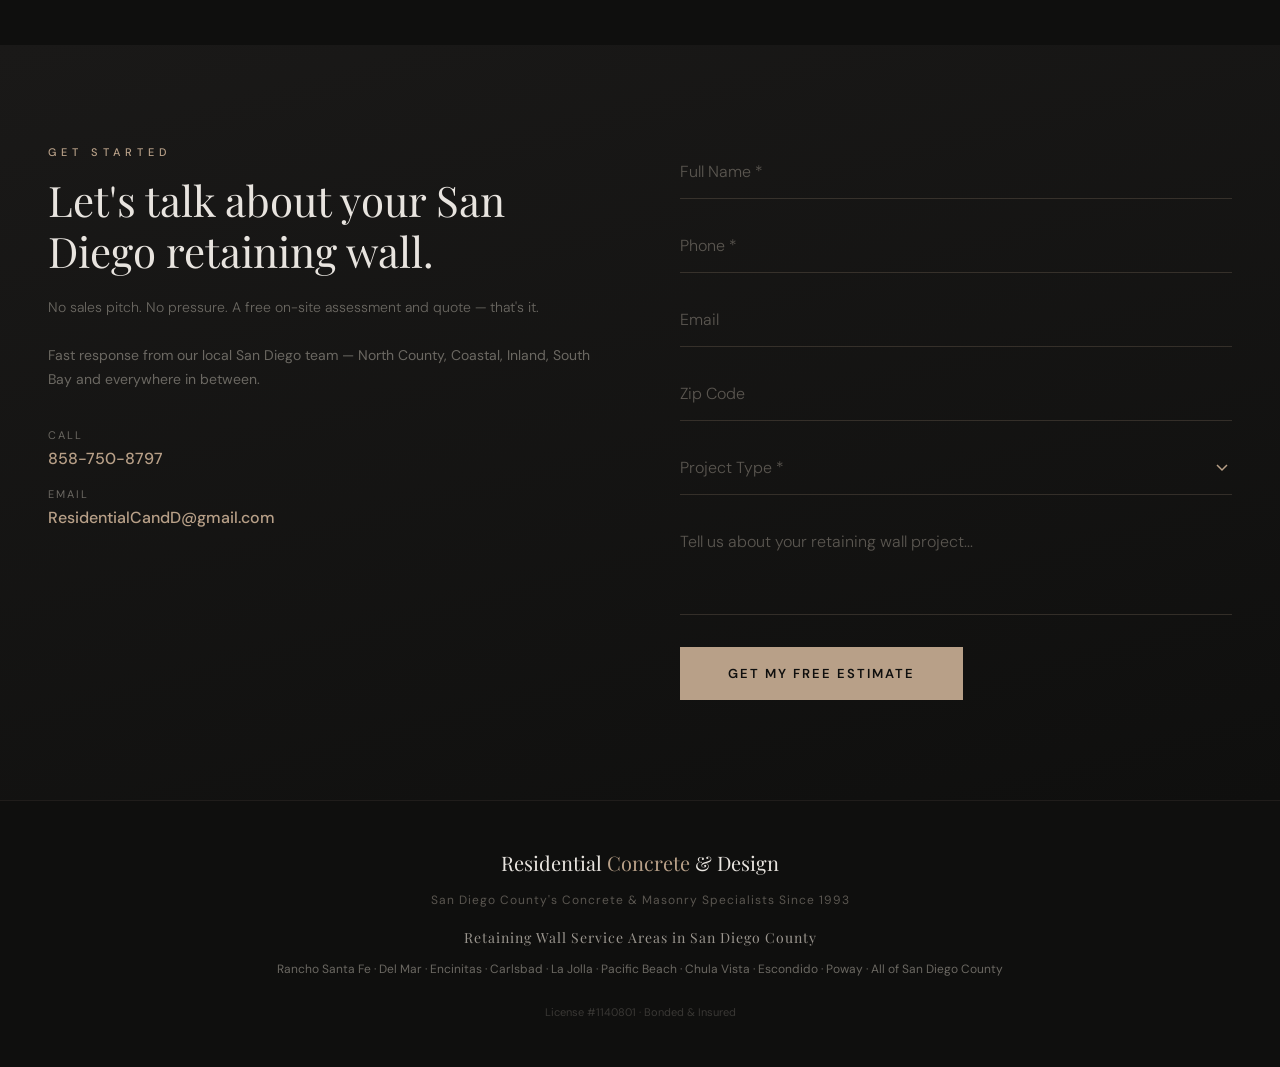
<file: retaining-walls.html>
<!DOCTYPE html>
<html lang="en">
<head>
  <meta charset="UTF-8">
  <meta name="viewport" content="width=device-width, initial-scale=1.0, viewport-fit=cover">
  <title>Retaining Walls San Diego | Concrete Block, Stone & Hillside Walls | Residential Concrete & Design</title>
  <meta name="description" content="San Diego retaining wall contractor — concrete block, natural stone, and architectural retaining walls for hillside properties. Built in-house since 1993. Free estimate.">
  <meta name="robots" content="index, follow">
  <link rel="canonical" href="https://residentialconcreteanddesign.com/retaining-walls.html">
  <meta property="og:title" content="Retaining Walls San Diego | Concrete Block, Stone & Hillside Walls">
  <meta property="og:description" content="San Diego retaining wall contractor — concrete block, natural stone, and architectural walls for hillside properties. Built in-house since 1993.">
  <meta property="og:type" content="website">
  <meta property="og:url" content="https://residentialconcreteanddesign.com/retaining-walls.html">
  <meta property="og:image" content="https://residentialconcreteanddesign.com/images/retaining-wall.jpg">
  <meta property="og:image:alt" content="Stepped concrete block retaining wall along side yard in San Diego">
  <meta name="twitter:card" content="summary_large_image">
  <meta name="twitter:title" content="Retaining Walls San Diego | Residential Concrete & Design">
  <meta name="twitter:description" content="Retaining walls for San Diego hillside properties — concrete block, stone, and architectural finishes. Lic. #1140801.">
  <meta name="twitter:image" content="https://residentialconcreteanddesign.com/images/retaining-wall.jpg">
  <meta name="theme-color" content="#0F0F0E">
  <link rel="icon" type="image/svg+xml" href="data:image/svg+xml,<svg xmlns='http://www.w3.org/2000/svg' viewBox='0 0 32 32'><rect width='32' height='32' fill='%230F0F0E'/><text x='16' y='22' text-anchor='middle' font-family='Georgia' font-size='20' fill='%23B8A088'>R</text></svg>">
  <link rel="preload" as="image" href="images/retaining-wall.jpg" fetchpriority="high">
  <link rel="preconnect" href="https://fonts.googleapis.com">
  <link rel="preconnect" href="https://fonts.gstatic.com" crossorigin>
  <link href="https://fonts.googleapis.com/css2?family=DM+Sans:ital,wght@0,300;0,400;0,500;0,700&family=Playfair+Display:ital,wght@0,400;0,700;1,400&display=swap" rel="stylesheet">
  <link rel="stylesheet" href="styles.css?v=3">
  <script type="application/ld+json">
  {"@context":"https://schema.org","@type":"Service","serviceType":"Retaining Wall Construction","provider":{"@type":"GeneralContractor","name":"Residential Concrete & Design","telephone":"+1-858-750-8797","email":"ResidentialCandD@gmail.com","url":"https://residentialconcreteanddesign.com/","image":"https://residentialconcreteanddesign.com/images/hero.jpg","address":{"@type":"PostalAddress","addressLocality":"San Diego","addressRegion":"CA","addressCountry":"US"},"identifier":{"@type":"PropertyValue","name":"License","value":"1140801"}},"areaServed":["San Diego","Rancho Santa Fe","Del Mar","Encinitas","Carlsbad","La Jolla","Pacific Beach","Poway","Chula Vista","Escondido"],"description":"Retaining wall design and construction in San Diego — concrete block, natural stone, and architectural walls for hillside properties, slope stabilization, and landscape grading built in-house since 1993."}
  </script>
  <script type="application/ld+json">
  {"@context":"https://schema.org","@type":"BreadcrumbList","itemListElement":[{"@type":"ListItem","position":1,"name":"Home","item":"https://residentialconcreteanddesign.com/"},{"@type":"ListItem","position":2,"name":"Retaining Walls","item":"https://residentialconcreteanddesign.com/retaining-walls.html"}]}
  </script>
  <script type="application/ld+json">
  {"@context":"https://schema.org","@type":"FAQPage","mainEntity":[{"@type":"Question","name":"How much does a retaining wall cost in San Diego?","acceptedAnswer":{"@type":"Answer","text":"Cost depends on height, length, material, site conditions, and drainage requirements. Concrete block walls are typically the most cost-effective; natural stone and architectural finishes scale up from there. We provide a free on-site estimate before any work begins."}},{"@type":"Question","name":"Do retaining walls in San Diego require a permit?","acceptedAnswer":{"@type":"Answer","text":"Walls over 4 feet tall (measured from the bottom of the footing) generally require a permit in San Diego. We're familiar with local requirements and will let you know what's needed for your specific project before work begins."}},{"@type":"Question","name":"What is the best material for a retaining wall in San Diego?","acceptedAnswer":{"@type":"Answer","text":"Concrete block is the most common choice — strong, durable, and cost-effective for most residential applications. Natural stone offers a more architectural look. The right choice depends on your soil, slope, drainage, and HOA requirements. We'll walk through the options on your free site visit."}},{"@type":"Question","name":"How do you handle drainage behind a retaining wall?","acceptedAnswer":{"@type":"Answer","text":"Proper drainage is critical. We install gravel backfill and drainage pipe behind the wall to relieve hydrostatic pressure — a step many contractors skip that leads to wall failure. Every retaining wall we build includes appropriate drainage for the site conditions."}},{"@type":"Question","name":"Can you build a retaining wall on a steep hillside?","acceptedAnswer":{"@type":"Answer","text":"Yes. Hillside and slope stabilization is one of our specialties in San Diego. We assess soil conditions, slope angle, and drainage on site before recommending the right wall system. Steep sites may require stepped walls or engineered solutions."}},{"@type":"Question","name":"Are you licensed to build retaining walls in San Diego?","acceptedAnswer":{"@type":"Answer","text":"Yes. California Contractor's License #1140801, fully bonded and insured. Proof of insurance is provided with every bid."}}]}
  </script>
</head>
<body>
  <a href="#contact" class="skip-link">Skip to contact</a>
  <nav class="nav">
    <a href="index.html" class="nav-logo">Residential <span>Concrete</span> &amp; Design <span class="nav-license">Lic. #1140801</span></a><a href="index.html" class="nav-logo-center" aria-label="Residential Concrete &amp; Design — Home"><img src="images/logo.png" alt="Residential Concrete &amp; Design" class="nav-logo-img" width="72" height="72" decoding="async"></a>
    <div class="nav-right">
      <div class="nav-menu">
        <button type="button" class="nav-menu-btn" id="navMenuBtn" aria-expanded="false" aria-controls="navMenuPanel" aria-haspopup="true">Services <span class="nav-caret" aria-hidden="true">▾</span></button>
        <div class="nav-menu-panel" id="navMenuPanel" role="menu">
          <a href="outdoor-living.html" role="menuitem">Outdoor Living</a>
          <a href="stamped-concrete.html" role="menuitem">Stamped Concrete</a>
          <a href="custom-stonework.html" role="menuitem">Custom Stonework</a>
          <a href="staining-sealing.html" role="menuitem">Staining &amp; Sealing</a>
          <a href="entry-columns.html" role="menuitem">Entry &amp; Columns</a>
          <a href="retaining-walls.html" role="menuitem" aria-current="page">Retaining Walls</a>
          <span class="nav-menu-divider" aria-hidden="true"></span>
          <a href="contact.html" role="menuitem">Contact</a>
        </div>
      </div>
      <a href="tel:8587508797" class="nav-phone">858-750-8797</a>
      <a href="#contact" class="nav-cta">Get Free Estimate</a>
    </div>
  </nav>
  <main>
  <nav class="breadcrumbs" aria-label="Breadcrumb">
    <a href="index.html">Home</a> &nbsp;/&nbsp; <span>Retaining Walls</span>
  </nav>
  <section class="hero-section">
    <div class="hero-content">
      <div>
        <div class="hero-established">Retaining Walls · San Diego, California</div>
        <div class="hero-rating">
          <span class="stars" aria-hidden="true">★★★★★</span>
          <span>5.0 · Google Reviews</span>
          <span class="rating-sep" aria-hidden="true">·</span>
          <span>Engineered &amp; Built In-House</span>
        </div>
        <h1 class="hero-title"><em>Retaining Walls</em> for San Diego Hillside Properties &amp; Slope Stabilization</h1>
        <p class="hero-desc">Concrete block, natural stone, and architectural retaining walls built for San Diego's hillside terrain. Engineered for slope stabilization, proper drainage, and long-term performance — all trades handled in-house since 1993.</p>
        <div class="hero-cta-row">
          <a href="#contact" class="btn-primary">Get Free Estimate</a>
          <a href="tel:8587508797" class="btn-secondary">Call (858) 750-8797</a>
        </div>
        <div class="hero-trust">Free on-site estimate · Response within 24 hrs · Lic. #1140801, Bonded &amp; Insured</div>
      </div>
      <div class="hero-right">
        <img class="hero-img-main" src="images/retaining-wall.jpg" alt="Stepped concrete block retaining wall along side yard in San Diego" width="700" height="520" fetchpriority="high" decoding="async">
        <div class="hero-badge">
          <div class="hero-badge-num">30+</div>
          <div class="hero-badge-label">Years of Craft</div>
        </div>
      </div>
    </div>
  </section>
  <section class="section fade-section" id="services">
    <div class="section-label">Retaining Wall Services</div>
    <h2 class="section-title">Built to hold. <em>Designed</em> to last.</h2>
    <p class="section-desc">From basic slope stabilization to architecturally finished garden walls, we build retaining walls that handle San Diego's soil conditions, drainage demands, and HOA requirements — with no subcontractors, no shortcuts.</p>
    <div class="services-grid">
      <div class="service-card"><span class="service-icon">◈</span><h3 class="service-title">Concrete Block Walls</h3><p class="service-desc">CMU and segmental block retaining walls — the most cost-effective, structurally sound solution for most San Diego residential slope and grading projects.</p></div>
      <div class="service-card"><span class="service-icon">◉</span><h3 class="service-title">Natural &amp; Artificial Stone Walls</h3><p class="service-desc">Stone-faced retaining walls that blend with the landscape. Natural and artificial stone options finished to match your home's architecture and HOA guidelines.</p></div>
      <div class="service-card"><span class="service-icon">◆</span><h3 class="service-title">Stepped &amp; Terraced Walls</h3><p class="service-desc">Multi-tier stepped walls for steep hillside properties — turning unusable slope into flat, usable yard space and stable, landscaped terraces.</p></div>
      <div class="service-card"><span class="service-icon">▣</span><h3 class="service-title">Drainage &amp; Waterproofing</h3><p class="service-desc">Gravel backfill, drainage pipe, and waterproofing installed behind every wall to relieve hydrostatic pressure and prevent long-term failure.</p></div>
      <div class="service-card"><span class="service-icon">◧</span><h3 class="service-title">Hillside &amp; Slope Stabilization</h3><p class="service-desc">Engineered wall systems for steep grades and erosion-prone hillsides common throughout San Diego's coastal and inland properties.</p></div>
      <div class="service-card"><span class="service-icon">◫</span><h3 class="service-title">Garden &amp; Planter Walls</h3><p class="service-desc">Low decorative retaining walls, raised planters, and garden borders that add structure and usable growing space to your outdoor living area.</p></div>
    </div>
  </section>
  <section class="feature-section">
    <div class="section fade-section">
      <div class="section-label">Why San Diego Homeowners Choose Us</div>
      <h2 class="section-title">A retaining wall built to stay put — the first time.</h2>
      <p class="section-desc">Retaining wall failures usually come down to poor drainage, undersized footings, or subcontracted labor with no accountability. We've been building walls that don't move for over 30 years because we control every step in-house.</p>
      <div class="feature-grid">
        <div class="feature-card">
          <div class="feature-num">01</div>
          <h3 class="feature-title">Drainage built in from the start</h3>
          <p class="feature-desc">Hydrostatic pressure behind a wall is what causes failure. We install gravel backfill and drainage pipe on every wall — not as an add-on, but as a standard part of every build.</p>
        </div>
        <div class="feature-card">
          <div class="feature-num">02</div>
          <h3 class="feature-title">All trades in-house</h3>
          <p class="feature-desc">Demo, excavation, footings, block, stone, drainage, and backfill — our own crew handles every step. No subs, no handoffs, no gaps in quality or accountability.</p>
        </div>
        <div class="feature-card">
          <div class="feature-num">03</div>
          <h3 class="feature-title">San Diego hillside experience</h3>
          <p class="feature-desc">We've built walls on San Diego's most challenging hillside sites — coastal clay, sandy inland soils, steep grades, tight side yards. Thirty years of local experience means fewer surprises on your project.</p>
        </div>
        <div class="feature-card">
          <div class="feature-num">04</div>
          <h3 class="feature-title">Transparent pricing from the start</h3>
          <p class="feature-desc">Your bid is clear before we break ground. If site conditions require a change order, we communicate it upfront and get your approval before moving forward — no surprises buried in the final invoice.</p>
        </div>
      </div>
    </div>
  </section>
  <section class="cta-band fade-section">
    <div class="cta-inner">
      <div>
        <h2 class="cta-headline">Ready to stabilize your <em>San Diego</em> slope?</h2>
        <p class="cta-sub">Schedule a free on-site evaluation. We assess the grade, soil, and drainage, then give you a straight quote on the right wall for your property.</p>
      </div>
      <div class="cta-actions">
        <a href="#contact" class="cta-quote-btn">Get Free Estimate</a>
        <div class="cta-phone-row">
          <span class="cta-phone-label">Or call John directly</span>
          <a href="tel:8587508797" class="cta-phone" aria-label="Call John at 858-750-8797"><svg viewBox="0 0 24 24" width="22" height="22" fill="currentColor" aria-hidden="true"><path d="M20 15.5c-1.25 0-2.45-.2-3.57-.57a1 1 0 0 0-1.02.24l-2.2 2.2a15.05 15.05 0 0 1-6.59-6.58l2.2-2.21a1 1 0 0 0 .25-1.02A11.36 11.36 0 0 1 8.5 4a1 1 0 0 0-1-1H4a1 1 0 0 0-1 1c0 9.39 7.61 17 17 17a1 1 0 0 0 1-1v-3.5a1 1 0 0 0-1-1z"/></svg>858-750-8797</a>
        </div>
      </div>
    </div>
  </section>
  <section class="section fade-section" id="portfolio">
    <div class="section-center">
      <div class="section-label">Our Work</div>
      <h2 class="section-title">Built to last. Designed to impress.</h2>
      <p class="section-desc">From outdoor living spaces and stamped concrete to retaining walls and custom stonework — every project built by our crew, start to finish.</p>
      <a href="index.html#portfolio" class="btn-primary">View Recent Projects</a>
    </div>
  </section>
  <section class="testimonial-section">
    <div class="section fade-section">
      <div class="testimonial-content">
        <div class="section-label section-center">San Diego Client Review</div>
        <h2 class="section-title section-center">Trusted by San Diego homeowners.</h2>
        <div class="testimonial-stars" aria-hidden="true">★★★★★</div>
        <p class="testimonial-quote">"John and his crew did a fantastic job. Very professional and we love the results. I would definitely use John for future projects and recommend him to anyone."</p>
        <div class="testimonial-name">Kimberly R.</div>
        <div class="testimonial-location">San Diego Homeowner</div>
      </div>
    </div>
  </section>
  <section class="faq-section">
    <div class="section fade-section">
      <div class="section-center">
        <div class="section-label">Retaining Wall FAQs</div>
        <h2 class="section-title section-center">What San Diego homeowners ask before we break ground.</h2>
      </div>
      <div class="faq-list">
        <div class="faq-item">
          <button class="faq-q" aria-expanded="false" aria-controls="faq-rw-1">How much does a retaining wall cost in San Diego?</button>
          <div class="faq-a" id="faq-rw-1" role="region">Cost depends on height, length, material, site conditions, and drainage requirements. Concrete block walls are typically the most cost-effective; natural stone and architectural finishes scale up. We provide a free on-site estimate before any work begins — no ballparks, no surprises.</div>
        </div>
        <div class="faq-item">
          <button class="faq-q" aria-expanded="false" aria-controls="faq-rw-2">Do retaining walls in San Diego require a permit?</button>
          <div class="faq-a" id="faq-rw-2" role="region">Walls over 4 feet tall (measured from the bottom of the footing) generally require a permit in San Diego. We're familiar with local requirements and will let you know what's needed for your specific project before work begins.</div>
        </div>
        <div class="faq-item">
          <button class="faq-q" aria-expanded="false" aria-controls="faq-rw-3">What is the best material for a retaining wall in San Diego?</button>
          <div class="faq-a" id="faq-rw-3" role="region">Concrete block is the most common choice — strong, durable, and cost-effective for most residential applications. Natural or artificial stone offers a more architectural look. The right choice depends on your soil, slope, drainage, and HOA requirements. We'll walk through the options on your free site visit.</div>
        </div>
        <div class="faq-item">
          <button class="faq-q" aria-expanded="false" aria-controls="faq-rw-4">How do you handle drainage behind a retaining wall?</button>
          <div class="faq-a" id="faq-rw-4" role="region">Proper drainage is critical. We install gravel backfill and drainage pipe behind every wall to relieve hydrostatic pressure — a step many contractors skip that leads to wall failure. Every retaining wall we build includes appropriate drainage for the site conditions.</div>
        </div>
        <div class="faq-item">
          <button class="faq-q" aria-expanded="false" aria-controls="faq-rw-5">Can you build a retaining wall on a steep hillside?</button>
          <div class="faq-a" id="faq-rw-5" role="region">Yes. Hillside and slope stabilization is one of our specialties throughout San Diego County. We assess soil conditions, slope angle, and drainage on site. Steep grades often call for stepped or tiered wall systems — we'll recommend the right approach for your property.</div>
        </div>
        <div class="faq-item">
          <button class="faq-q" aria-expanded="false" aria-controls="faq-rw-6">Are you licensed to build retaining walls in San Diego?</button>
          <div class="faq-a" id="faq-rw-6" role="region">Yes. California Contractor's License #1140801, fully bonded and insured. Proof of insurance is provided with every bid.</div>
        </div>
      </div>
    </div>
  </section>
  <section class="form-section" id="contact">
    <div class="section fade-section">
      <div class="form-grid">
        <div class="form-intro">
          <div class="section-label">Get Started</div>
          <h2 class="section-title">Let's talk about your San Diego retaining wall.</h2>
          <p class="section-desc">No sales pitch. No pressure. A free on-site assessment and quote — that's it.</p>
          <p>Fast response from our local San Diego team — North County, Coastal, Inland, South Bay and everywhere in between.</p>
          <div class="form-contact-list">
            <span class="label">Call</span>
            <a href="tel:8587508797">858-750-8797</a>
            <span class="label">Email</span>
            <a href="mailto:ResidentialCandD@gmail.com">ResidentialCandD@gmail.com</a>
          </div>
        </div>
        <div>
          <form class="form-fields" id="cf">
            <p class="honeypot" aria-hidden="true"><label>Leave blank: <input name="_gotcha" tabindex="-1" autocomplete="off"></label></p>
            <input type="hidden" name="page" value="retaining-walls">
            <label class="sr-only" for="f-name">Full Name</label>
            <input id="f-name" class="form-input" type="text" name="name" placeholder="Full Name *" autocomplete="name" required>
            <label class="sr-only" for="f-phone">Phone</label>
            <input id="f-phone" class="form-input" type="tel" name="phone" placeholder="Phone *" autocomplete="tel" inputmode="tel" required>
            <label class="sr-only" for="f-email">Email</label>
            <input id="f-email" class="form-input" type="email" name="email" placeholder="Email" autocomplete="email">
            <label class="sr-only" for="f-zip">Zip Code</label>
            <input id="f-zip" class="form-input" type="text" name="zip" placeholder="Zip Code" autocomplete="postal-code" inputmode="numeric" pattern="[0-9]{5}">
            <label class="sr-only" for="f-project-type">Project Type</label>
            <select id="f-project-type" class="form-input" name="project_type" required>
              <option value="" disabled selected>Project Type *</option>
              <option value="concrete-block-wall">Concrete Block Wall</option>
              <option value="stone-wall">Natural / Stone Wall</option>
              <option value="hillside-stabilization">Hillside Stabilization</option>
              <option value="stepped-terraced">Stepped / Terraced Wall</option>
              <option value="garden-planter-wall">Garden or Planter Wall</option>
              <option value="other">Other</option>
            </select>
            <label class="sr-only" for="f-project">Project details</label>
            <textarea id="f-project" class="form-input form-textarea" name="project" placeholder="Tell us about your retaining wall project..."></textarea>
            <button type="submit" class="form-submit">Get My Free Estimate</button>
          </form>
          <div class="form-success" id="fs" role="status" aria-live="polite">
            <div class="form-success-title">Message sent — we'll be in touch shortly.</div>
            <div class="form-success-desc">We received your request and will reach out within 24 hours. You can also reach us directly at <a href="tel:8587508797">858-750-8797</a> or <a href="mailto:ResidentialCandD@gmail.com">ResidentialCandD@gmail.com</a>.</div>
          </div>
        </div>
      </div>
    </div>
  </section>
  </main>
  <footer class="footer">
    <div class="footer-logo">Residential <span>Concrete</span> &amp; Design</div>
    <div class="footer-text">San Diego County's Concrete &amp; Masonry Specialists Since 1993</div>
    <h3 class="footer-areas-title">Retaining Wall Service Areas in San Diego County</h3>
    <div class="footer-areas">Rancho Santa Fe · Del Mar · Encinitas · Carlsbad · La Jolla · Pacific Beach · Chula Vista · Escondido · Poway · All of San Diego County</div>
    <div class="footer-license">License #1140801 · Bonded &amp; Insured</div>
  </footer>
  <a href="#contact" class="floating-cta" aria-label="Get a free estimate">Get Free Estimate</a>
  <div class="mobile-call-bar">
    <a href="tel:8587508797">
      <svg class="call-icon" viewBox="0 0 24 24" fill="currentColor" aria-hidden="true"><path d="M20 15.5c-1.25 0-2.45-.2-3.57-.57a1 1 0 0 0-1.02.24l-2.2 2.2a15.05 15.05 0 0 1-6.59-6.58l2.2-2.21a1 1 0 0 0 .25-1.02A11.36 11.36 0 0 1 8.5 4a1 1 0 0 0-1-1H4a1 1 0 0 0-1 1c0 9.39 7.61 17 17 17a1 1 0 0 0 1-1v-3.5a1 1 0 0 0-1-1z"/></svg>
      Call Now — 858-750-8797
    </a>
  </div>
  <script src="site.js?v=3" defer></script>
</body>
</html>
</file>
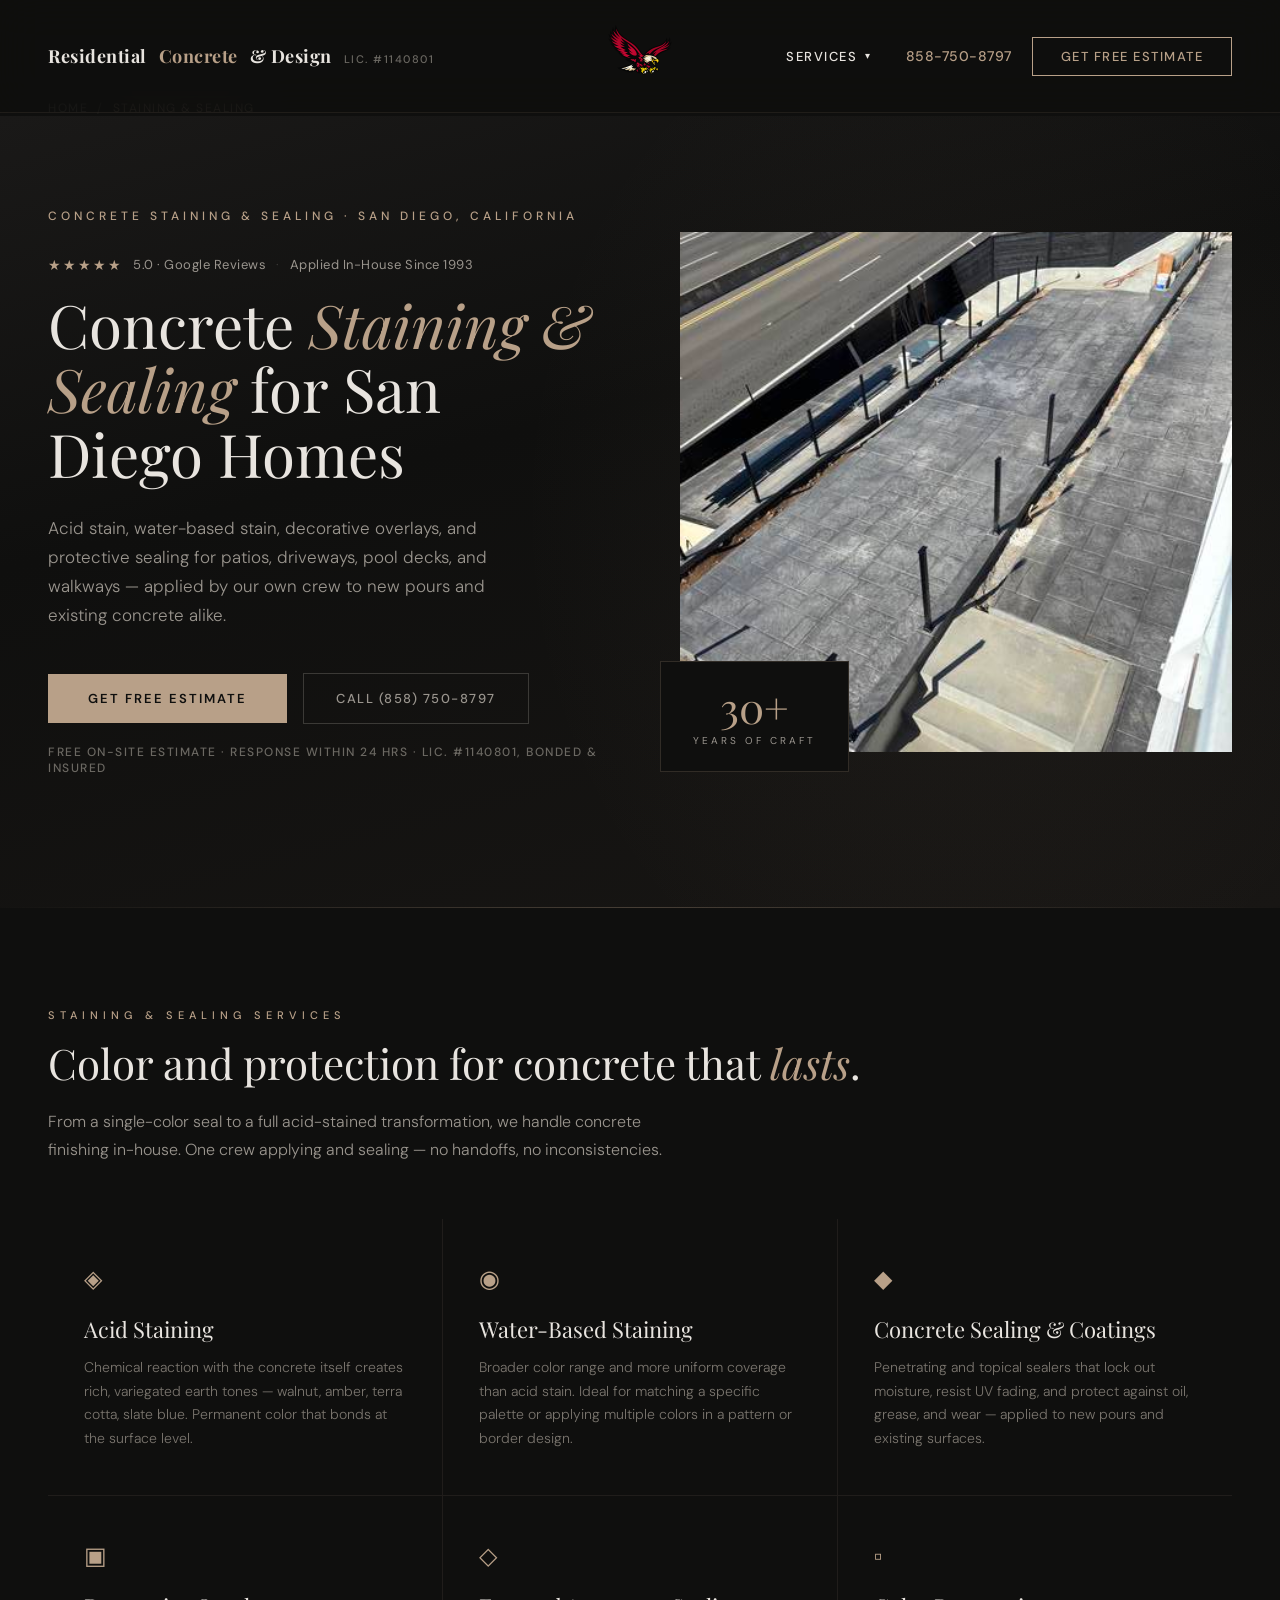
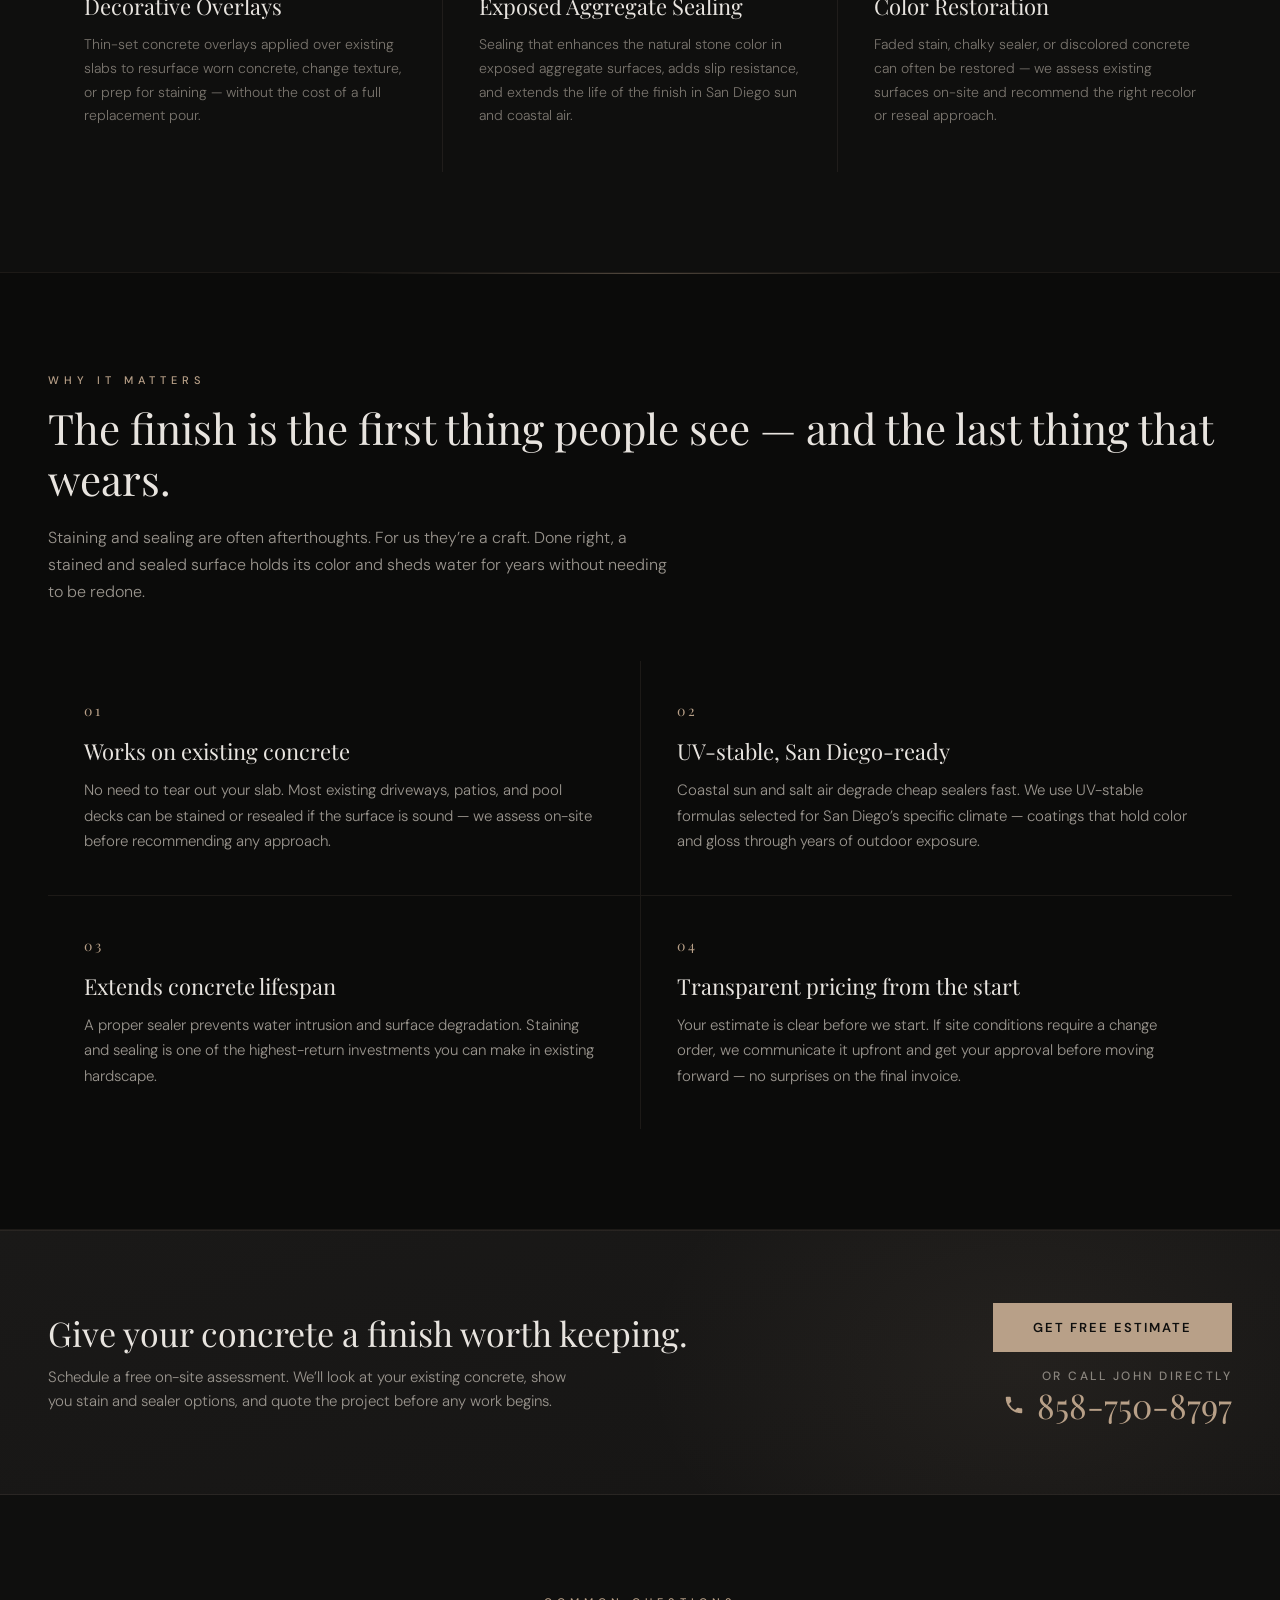
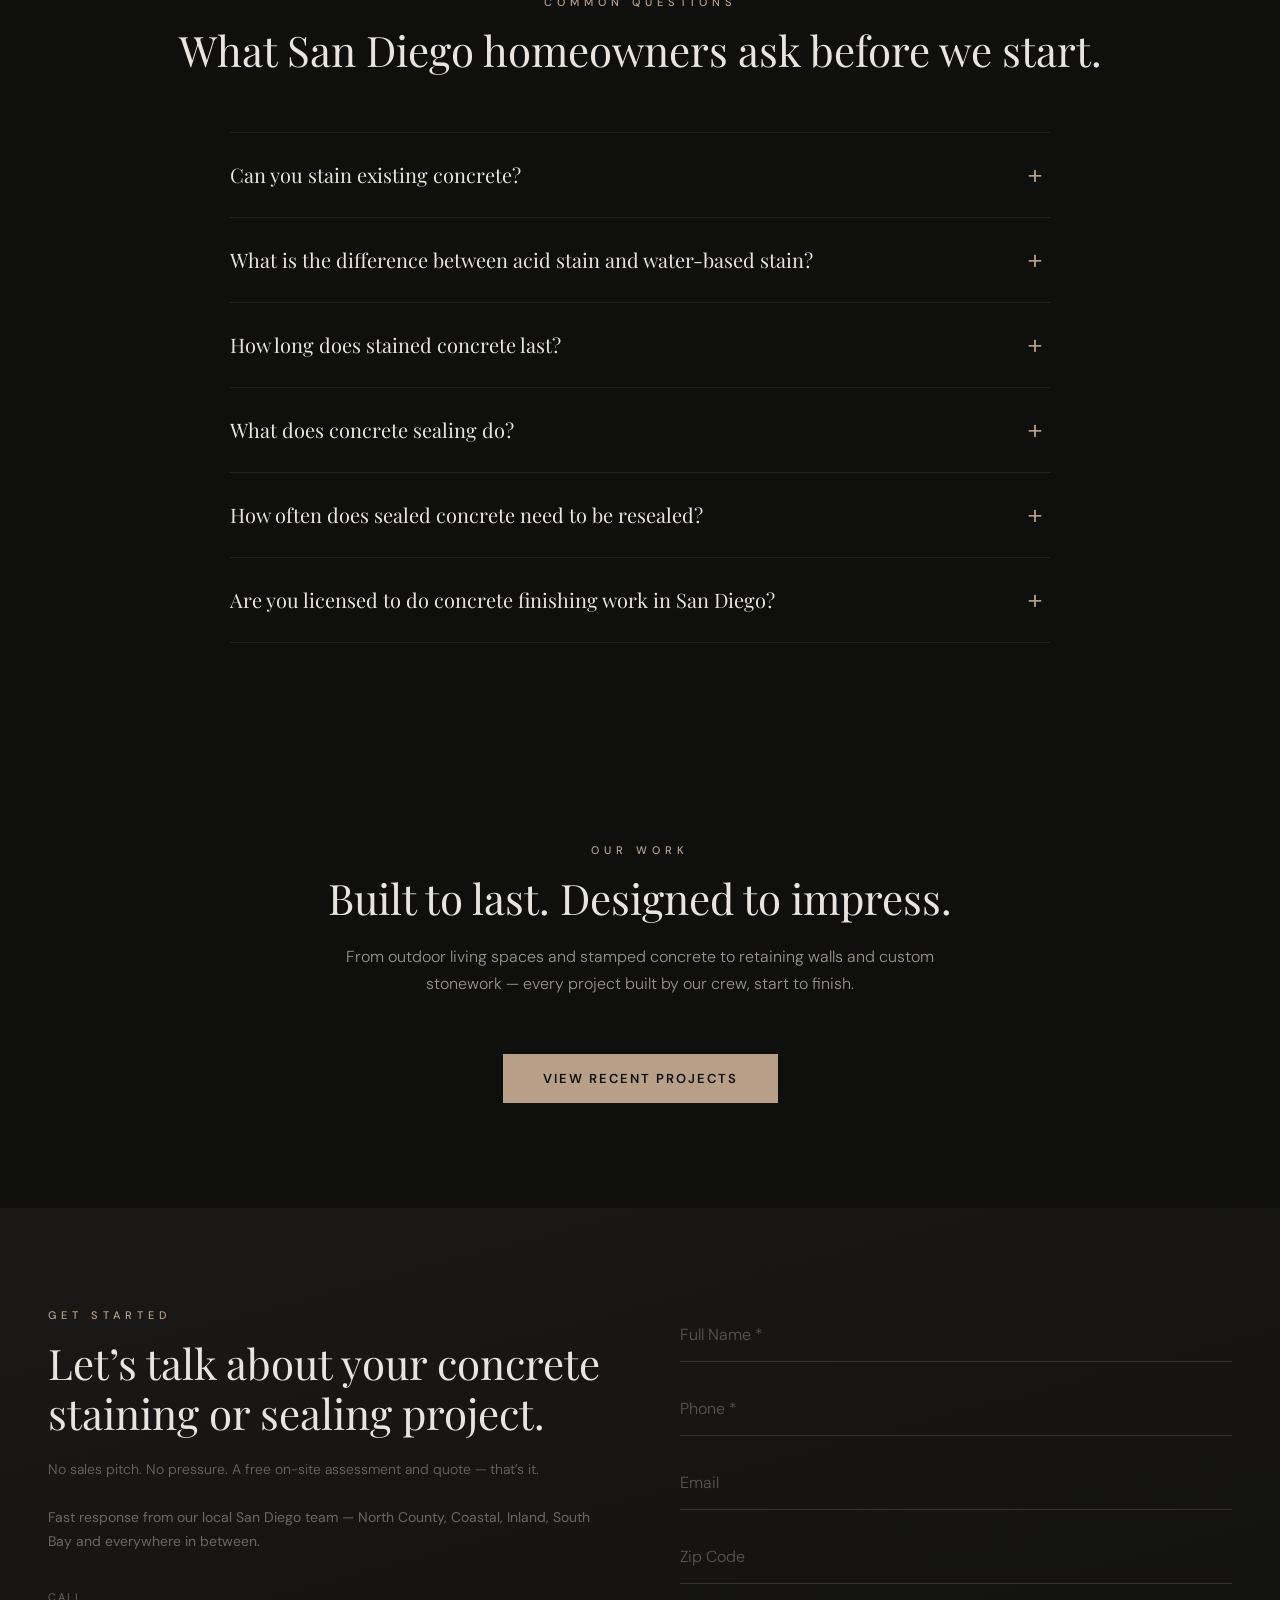
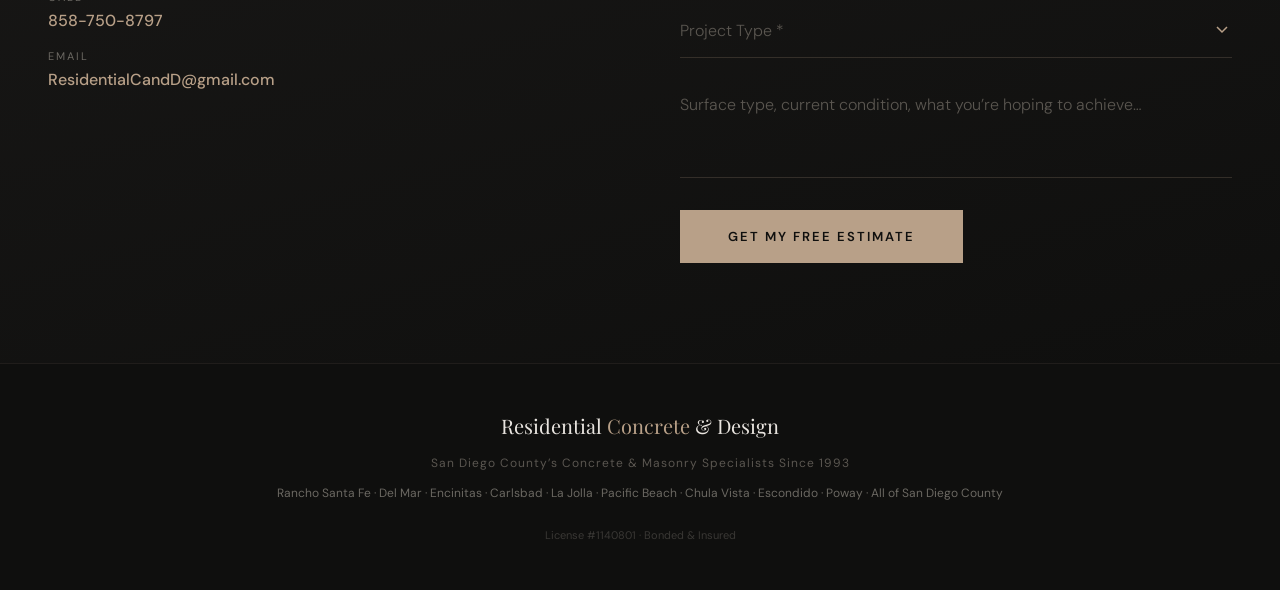
<file: staining-sealing.html>
<!DOCTYPE html>
<html lang="en">
<head>
  <meta charset="UTF-8">
  <meta name="viewport" content="width=device-width, initial-scale=1.0, viewport-fit=cover">
  <title>Concrete Staining & Sealing San Diego | Decorative Finishes | Residential Concrete & Design</title>
  <meta name="description" content="San Diego concrete staining and sealing contractor — acid stain, water-based stain, decorative overlays, and protective sealing for new and existing concrete. Built in-house since 1993. Free estimate.">
  <meta name="robots" content="index, follow">
  <link rel="canonical" href="https://residentialconcreteanddesign.com/staining-sealing.html">
  <meta property="og:title" content="Concrete Staining & Sealing San Diego | Decorative Finishes">
  <meta property="og:description" content="San Diego concrete staining and sealing — acid stain, water-based stain, decorative overlays, and protective coatings. Built in-house since 1993.">
  <meta property="og:type" content="website">
  <meta property="og:url" content="https://residentialconcreteanddesign.com/staining-sealing.html">
  <meta property="og:image" content="https://residentialconcreteanddesign.com/images/p2.jpg">
  <meta property="og:image:alt" content="Stained and sealed decorative concrete patio in San Diego">
  <meta name="twitter:card" content="summary_large_image">
  <meta name="twitter:title" content="Concrete Staining & Sealing San Diego | Residential Concrete & Design">
  <meta name="twitter:description" content="Concrete staining and sealing in San Diego — acid stain, overlays, decorative finishes. Lic. #1140801.">
  <meta name="twitter:image" content="https://residentialconcreteanddesign.com/images/p2.jpg">
  <meta name="theme-color" content="#0F0F0E">
  <link rel="icon" type="image/svg+xml" href="data:image/svg+xml,<svg xmlns='http://www.w3.org/2000/svg' viewBox='0 0 32 32'><rect width='32' height='32' fill='%230F0F0E'/><text x='16' y='22' text-anchor='middle' font-family='Georgia' font-size='20' fill='%23B8A088'>R</text></svg>">
  <link rel="preload" as="image" href="images/p2.jpg" fetchpriority="high">
  <link rel="preconnect" href="https://fonts.googleapis.com">
  <link rel="preconnect" href="https://fonts.gstatic.com" crossorigin>
  <link href="https://fonts.googleapis.com/css2?family=DM+Sans:ital,wght@0,300;0,400;0,500;0,700&family=Playfair+Display:ital,wght@0,400;0,700;1,400&display=swap" rel="stylesheet">
  <link rel="stylesheet" href="styles.css?v=3">
  <script type="application/ld+json">
  {"@context":"https://schema.org","@type":"Service","serviceType":"Concrete Staining & Sealing","provider":{"@type":"GeneralContractor","name":"Residential Concrete & Design","telephone":"+1-858-750-8797","email":"ResidentialCandD@gmail.com","url":"https://residentialconcreteanddesign.com/","image":"https://residentialconcreteanddesign.com/images/hero.jpg","address":{"@type":"PostalAddress","addressLocality":"San Diego","addressRegion":"CA","addressCountry":"US"},"identifier":{"@type":"PropertyValue","name":"License","value":"1140801"}},"areaServed":["San Diego","Rancho Santa Fe","Del Mar","Encinitas","Carlsbad","La Jolla","Pacific Beach","Poway","Chula Vista","Escondido"],"description":"Concrete staining, sealing, and decorative finish services in San Diego — acid stain, water-based stain, decorative overlays, and protective coatings applied to new and existing concrete surfaces since 1993."}
  </script>
  <script type="application/ld+json">
  {"@context":"https://schema.org","@type":"BreadcrumbList","itemListElement":[{"@type":"ListItem","position":1,"name":"Home","item":"https://residentialconcreteanddesign.com/"},{"@type":"ListItem","position":2,"name":"Staining & Sealing","item":"https://residentialconcreteanddesign.com/staining-sealing.html"}]}
  </script>
  <script type="application/ld+json">
  {"@context":"https://schema.org","@type":"FAQPage","mainEntity":[{"@type":"Question","name":"Can you stain existing concrete?","acceptedAnswer":{"@type":"Answer","text":"Yes. Most existing concrete patios, driveways, and pool decks can be stained as long as the surface is structurally sound and free of heavy coatings or sealers that would block penetration. We assess the surface on-site before recommending a stain type."}},{"@type":"Question","name":"What is the difference between acid stain and water-based stain?","acceptedAnswer":{"@type":"Answer","text":"Acid stain reacts chemically with the concrete to create a variegated, translucent color with natural depth — no two slabs look identical. Water-based stain is applied topically, offers a broader color range, and produces a more uniform finish. Both are permanent when sealed properly."}},{"@type":"Question","name":"How long does stained concrete last?","acceptedAnswer":{"@type":"Answer","text":"Properly stained and sealed concrete can last 10 to 20 years before re-sealing or touch-up is needed, depending on traffic, sun exposure, and maintenance. San Diego's UV intensity makes sealer quality and reapplication important for color retention."}},{"@type":"Question","name":"What does concrete sealing do?","acceptedAnswer":{"@type":"Answer","text":"Sealing protects the surface from water penetration, UV fading, oil and grease stains, and surface abrasion. It also enhances color depth and sheen. We use penetrating sealers for driveways and high-traffic areas, and topical sealers where gloss or enhanced color is the priority."}},{"@type":"Question","name":"How often does sealed concrete need to be resealed?","acceptedAnswer":{"@type":"Answer","text":"Typically every 2 to 5 years depending on exposure and traffic. Driveways and pool decks in direct San Diego sun may need attention sooner. We can assess existing concrete and recommend a maintenance schedule."}},{"@type":"Question","name":"Are you licensed to do concrete finishing work in San Diego?","acceptedAnswer":{"@type":"Answer","text":"Yes. California Contractor's License #1140801, fully bonded and insured. Proof of insurance is provided with every bid."}}]}
  </script>
</head>
<body>
  <a href="#contact" class="skip-link">Skip to contact</a>
  <nav class="nav">
    <a href="index.html" class="nav-logo">Residential <span>Concrete</span> &amp; Design <span class="nav-license">Lic. #1140801</span></a><a href="index.html" class="nav-logo-center" aria-label="Residential Concrete &amp; Design — Home"><img src="images/logo.png" alt="Residential Concrete &amp; Design" class="nav-logo-img" width="72" height="72" decoding="async"></a>
    <div class="nav-right">
      <div class="nav-menu">
        <button type="button" class="nav-menu-btn" id="navMenuBtn" aria-expanded="false" aria-controls="navMenuPanel" aria-haspopup="true">Services <span class="nav-caret" aria-hidden="true">&#9662;</span></button>
        <div class="nav-menu-panel" id="navMenuPanel" role="menu">
          <a href="outdoor-living.html" role="menuitem">Outdoor Living</a>
          <a href="stamped-concrete.html" role="menuitem">Stamped Concrete</a>
          <a href="custom-stonework.html" role="menuitem">Custom Stonework</a>
          <a href="staining-sealing.html" role="menuitem" aria-current="page">Staining &amp; Sealing</a>
          <a href="entry-columns.html" role="menuitem">Entry &amp; Columns</a>
          <a href="retaining-walls.html" role="menuitem">Retaining Walls</a>
          <span class="nav-menu-divider" aria-hidden="true"></span>
          <a href="contact.html" role="menuitem">Contact</a>
        </div>
      </div>
      <a href="tel:8587508797" class="nav-phone">858-750-8797</a>
      <a href="#contact" class="nav-cta">Get Free Estimate</a>
    </div>
  </nav>
  <main>
  <nav class="breadcrumbs" aria-label="Breadcrumb">
    <a href="index.html">Home</a> &nbsp;/&nbsp; <span>Staining &amp; Sealing</span>
  </nav>
  <section class="hero-section">
    <div class="hero-content">
      <div>
        <div class="hero-established">Concrete Staining &amp; Sealing &middot; San Diego, California</div>
        <div class="hero-rating">
          <span class="stars" aria-hidden="true">&#9733;&#9733;&#9733;&#9733;&#9733;</span>
          <span>5.0 &middot; Google Reviews</span>
          <span class="rating-sep" aria-hidden="true">&middot;</span>
          <span>Applied In-House Since 1993</span>
        </div>
        <h1 class="hero-title">Concrete <em>Staining &amp; Sealing</em> for San Diego Homes</h1>
        <p class="hero-desc">Acid stain, water-based stain, decorative overlays, and protective sealing for patios, driveways, pool decks, and walkways &mdash; applied by our own crew to new pours and existing concrete alike.</p>
        <div class="hero-cta-row">
          <a href="#contact" class="btn-primary">Get Free Estimate</a>
          <a href="tel:8587508797" class="btn-secondary">Call (858) 750-8797</a>
        </div>
        <div class="hero-trust">Free on-site estimate &middot; Response within 24 hrs &middot; Lic. #1140801, Bonded &amp; Insured</div>
      </div>
      <div class="hero-right">
        <img class="hero-img-main" src="images/p2.jpg" alt="Stained and sealed decorative concrete patio in San Diego" width="700" height="520" fetchpriority="high" decoding="async">
        <div class="hero-badge">
          <div class="hero-badge-num">30+</div>
          <div class="hero-badge-label">Years of Craft</div>
        </div>
      </div>
    </div>
  </section>
  <section class="section fade-section" id="services">
    <div class="section-label">Staining &amp; Sealing Services</div>
    <h2 class="section-title">Color and protection for concrete that <em>lasts</em>.</h2>
    <p class="section-desc">From a single-color seal to a full acid-stained transformation, we handle concrete finishing in-house. One crew applying and sealing &mdash; no handoffs, no inconsistencies.</p>
    <div class="services-grid">
      <div class="service-card"><span class="service-icon">&#9672;</span><h3 class="service-title">Acid Staining</h3><p class="service-desc">Chemical reaction with the concrete itself creates rich, variegated earth tones &mdash; walnut, amber, terra cotta, slate blue. Permanent color that bonds at the surface level.</p></div>
      <div class="service-card"><span class="service-icon">&#9673;</span><h3 class="service-title">Water-Based Staining</h3><p class="service-desc">Broader color range and more uniform coverage than acid stain. Ideal for matching a specific palette or applying multiple colors in a pattern or border design.</p></div>
      <div class="service-card"><span class="service-icon">&#9670;</span><h3 class="service-title">Concrete Sealing &amp; Coatings</h3><p class="service-desc">Penetrating and topical sealers that lock out moisture, resist UV fading, and protect against oil, grease, and wear &mdash; applied to new pours and existing surfaces.</p></div>
      <div class="service-card"><span class="service-icon">&#9635;</span><h3 class="service-title">Decorative Overlays</h3><p class="service-desc">Thin-set concrete overlays applied over existing slabs to resurface worn concrete, change texture, or prep for staining &mdash; without the cost of a full replacement pour.</p></div>
      <div class="service-card"><span class="service-icon">&#9671;</span><h3 class="service-title">Exposed Aggregate Sealing</h3><p class="service-desc">Sealing that enhances the natural stone color in exposed aggregate surfaces, adds slip resistance, and extends the life of the finish in San Diego sun and coastal air.</p></div>
      <div class="service-card"><span class="service-icon">&#9643;</span><h3 class="service-title">Color Restoration</h3><p class="service-desc">Faded stain, chalky sealer, or discolored concrete can often be restored &mdash; we assess existing surfaces on-site and recommend the right recolor or reseal approach.</p></div>
    </div>
  </section>
  <section class="feature-section">
    <div class="section fade-section">
      <div class="section-label">Why It Matters</div>
      <h2 class="section-title">The finish is the first thing people see &mdash; and the last thing that wears.</h2>
      <p class="section-desc">Staining and sealing are often afterthoughts. For us they&rsquo;re a craft. Done right, a stained and sealed surface holds its color and sheds water for years without needing to be redone.</p>
      <div class="feature-grid">
        <div class="feature-card">
          <div class="feature-num">01</div>
          <h3 class="feature-title">Works on existing concrete</h3>
          <p class="feature-desc">No need to tear out your slab. Most existing driveways, patios, and pool decks can be stained or resealed if the surface is sound &mdash; we assess on-site before recommending any approach.</p>
        </div>
        <div class="feature-card">
          <div class="feature-num">02</div>
          <h3 class="feature-title">UV-stable, San Diego-ready</h3>
          <p class="feature-desc">Coastal sun and salt air degrade cheap sealers fast. We use UV-stable formulas selected for San Diego&rsquo;s specific climate &mdash; coatings that hold color and gloss through years of outdoor exposure.</p>
        </div>
        <div class="feature-card">
          <div class="feature-num">03</div>
          <h3 class="feature-title">Extends concrete lifespan</h3>
          <p class="feature-desc">A proper sealer prevents water intrusion and surface degradation. Staining and sealing is one of the highest-return investments you can make in existing hardscape.</p>
        </div>
        <div class="feature-card">
          <div class="feature-num">04</div>
          <h3 class="feature-title">Transparent pricing from the start</h3>
          <p class="feature-desc">Your estimate is clear before we start. If site conditions require a change order, we communicate it upfront and get your approval before moving forward &mdash; no surprises on the final invoice.</p>
        </div>
      </div>
    </div>
  </section>
  <section class="cta-band fade-section">
    <div class="cta-inner">
      <div>
        <h2 class="cta-headline">Give your concrete a finish worth keeping.</h2>
        <p class="cta-sub">Schedule a free on-site assessment. We&rsquo;ll look at your existing concrete, show you stain and sealer options, and quote the project before any work begins.</p>
      </div>
      <div class="cta-actions">
        <a href="#contact" class="cta-quote-btn">Get Free Estimate</a>
        <div class="cta-phone-row">
          <span class="cta-phone-label">Or call John directly</span>
          <a href="tel:8587508797" class="cta-phone" aria-label="Call John at 858-750-8797"><svg viewBox="0 0 24 24" width="22" height="22" fill="currentColor" aria-hidden="true"><path d="M20 15.5c-1.25 0-2.45-.2-3.57-.57a1 1 0 0 0-1.02.24l-2.2 2.2a15.05 15.05 0 0 1-6.59-6.58l2.2-2.21a1 1 0 0 0 .25-1.02A11.36 11.36 0 0 1 8.5 4a1 1 0 0 0-1-1H4a1 1 0 0 0-1 1c0 9.39 7.61 17 17 17a1 1 0 0 0 1-1v-3.5a1 1 0 0 0-1-1z"/></svg>858-750-8797</a>
        </div>
      </div>
    </div>
  </section>
  <section class="section fade-section" id="faq">
    <div class="section-center">
      <div class="section-label">Common Questions</div>
      <h2 class="section-title section-center">What San Diego homeowners ask before we start.</h2>
    </div>
    <div class="faq-list">
      <div class="faq-item">
        <button class="faq-q" aria-expanded="false" aria-controls="faq-ss-1">Can you stain existing concrete?</button>
        <div class="faq-a" id="faq-ss-1" role="region">Yes. Most existing concrete patios, driveways, and pool decks can be stained as long as the surface is structurally sound and free of heavy coatings or sealers that would block penetration. We assess the surface on-site before recommending a stain type.</div>
      </div>
      <div class="faq-item">
        <button class="faq-q" aria-expanded="false" aria-controls="faq-ss-2">What is the difference between acid stain and water-based stain?</button>
        <div class="faq-a" id="faq-ss-2" role="region">Acid stain reacts chemically with the concrete to create a variegated, translucent color with natural depth &mdash; no two slabs look identical. Water-based stain is applied topically, offers a broader color range, and produces a more uniform finish. Both are permanent when sealed properly.</div>
      </div>
      <div class="faq-item">
        <button class="faq-q" aria-expanded="false" aria-controls="faq-ss-3">How long does stained concrete last?</button>
        <div class="faq-a" id="faq-ss-3" role="region">Concrete stain is permanent &mdash; once it bonds with the surface, the color doesn&rsquo;t peel or flake off. With proper upkeep, regular sealing, and routine cleaning, stained concrete will look fresh for many years to come.</div>
      </div>
      <div class="faq-item">
        <button class="faq-q" aria-expanded="false" aria-controls="faq-ss-4">What does concrete sealing do?</button>
        <div class="faq-a" id="faq-ss-4" role="region">Sealing protects the surface from water penetration, UV fading, oil and grease stains, and surface abrasion. It also enhances color depth and sheen. We use penetrating sealers for driveways and high-traffic areas, and topical sealers where gloss or enhanced color is the priority.</div>
      </div>
      <div class="faq-item">
        <button class="faq-q" aria-expanded="false" aria-controls="faq-ss-5">How often does sealed concrete need to be resealed?</button>
        <div class="faq-a" id="faq-ss-5" role="region">Typically every 2 to 5 years depending on exposure and traffic. Driveways and pool decks in direct San Diego sun may need attention sooner. We can assess existing concrete and recommend a maintenance schedule.</div>
      </div>
      <div class="faq-item">
        <button class="faq-q" aria-expanded="false" aria-controls="faq-ss-6">Are you licensed to do concrete finishing work in San Diego?</button>
        <div class="faq-a" id="faq-ss-6" role="region">Yes. California Contractor&rsquo;s License #1140801, fully bonded and insured. Proof of insurance is provided with every bid.</div>
      </div>
    </div>
  </section>
  <section class="section fade-section" id="portfolio">
    <div class="section-center">
      <div class="section-label">Our Work</div>
      <h2 class="section-title">Built to last. Designed to impress.</h2>
      <p class="section-desc">From outdoor living spaces and stamped concrete to retaining walls and custom stonework &mdash; every project built by our crew, start to finish.</p>
      <a href="index.html#portfolio" class="btn-primary">View Recent Projects</a>
    </div>
  </section>
  <section class="form-section" id="contact">
    <div class="section fade-section">
      <div class="form-grid">
        <div class="form-intro">
          <div class="section-label">Get Started</div>
          <h2 class="section-title">Let&rsquo;s talk about your concrete staining or sealing project.</h2>
          <p class="section-desc">No sales pitch. No pressure. A free on-site assessment and quote &mdash; that&rsquo;s it.</p>
          <p>Fast response from our local San Diego team &mdash; North County, Coastal, Inland, South Bay and everywhere in between.</p>
          <div class="form-contact-list">
            <span class="label">Call</span>
            <a href="tel:8587508797">858-750-8797</a>
            <span class="label">Email</span>
            <a href="mailto:ResidentialCandD@gmail.com">ResidentialCandD@gmail.com</a>
          </div>
        </div>
        <div>
          <form class="form-fields" id="cf">
            <p class="honeypot" aria-hidden="true"><label>Leave blank: <input name="_gotcha" tabindex="-1" autocomplete="off"></label></p>
            <input type="hidden" name="page" value="staining-sealing">
            <label class="sr-only" for="f-name">Full Name</label>
            <input id="f-name" class="form-input" type="text" name="name" placeholder="Full Name *" autocomplete="name" required>
            <label class="sr-only" for="f-phone">Phone</label>
            <input id="f-phone" class="form-input" type="tel" name="phone" placeholder="Phone *" autocomplete="tel" inputmode="tel" required>
            <label class="sr-only" for="f-email">Email</label>
            <input id="f-email" class="form-input" type="email" name="email" placeholder="Email" autocomplete="email">
            <label class="sr-only" for="f-zip">Zip Code</label>
            <input id="f-zip" class="form-input" type="text" name="zip" placeholder="Zip Code" autocomplete="postal-code" inputmode="numeric" pattern="[0-9]{5}">
            <label class="sr-only" for="f-project-type">Project Type</label>
            <select id="f-project-type" class="form-input" name="project_type" required>
              <option value="" disabled selected>Project Type *</option>
              <option value="acid-stain">Acid Staining</option>
              <option value="water-based-stain">Water-Based Staining</option>
              <option value="concrete-sealing">Concrete Sealing</option>
              <option value="decorative-overlay">Decorative Overlay</option>
              <option value="color-restoration">Color Restoration</option>
              <option value="other">Other</option>
            </select>
            <label class="sr-only" for="f-project">Project details</label>
            <textarea id="f-project" class="form-input form-textarea" name="project" placeholder="Surface type, current condition, what you&rsquo;re hoping to achieve&hellip;"></textarea>
            <button type="submit" class="form-submit">Get My Free Estimate</button>
          </form>
          <div class="form-success" id="fs" role="status" aria-live="polite">
            <div class="form-success-title">Message sent &mdash; we&rsquo;ll be in touch shortly.</div><div class="form-success-desc">We received your request and will reach out within 24 hours. You can also reach us directly at <a href="tel:8587508797">858-750-8797</a>.</div>
          </div>
        </div>
      </div>
    </div>
  </section>
  </main>
  <footer class="footer">
    <div class="footer-logo">Residential <span>Concrete</span> &amp; Design</div>
    <div class="footer-text">San Diego County&rsquo;s Concrete &amp; Masonry Specialists Since 1993</div>
    <div class="footer-areas">Rancho Santa Fe &middot; Del Mar &middot; Encinitas &middot; Carlsbad &middot; La Jolla &middot; Pacific Beach &middot; Chula Vista &middot; Escondido &middot; Poway &middot; All of San Diego County</div>
    <div class="footer-license">License #1140801 &middot; Bonded &amp; Insured</div>
  </footer>
  <a href="#contact" class="floating-cta" aria-label="Get a free estimate">Get Free Estimate</a>
  <div class="mobile-call-bar">
    <a href="tel:8587508797">
      <svg class="call-icon" viewBox="0 0 24 24" fill="currentColor" aria-hidden="true"><path d="M20 15.5c-1.25 0-2.45-.2-3.57-.57a1 1 0 0 0-1.02.24l-2.2 2.2a15.05 15.05 0 0 1-6.59-6.58l2.2-2.21a1 1 0 0 0 .25-1.02A11.36 11.36 0 0 1 8.5 4a1 1 0 0 0-1-1H4a1 1 0 0 0-1 1c0 9.39 7.61 17 17 17a1 1 0 0 0 1-1v-3.5a1 1 0 0 0-1-1z"/></svg>
      Call Now &mdash; 858-750-8797
    </a>
  </div>
  <script src="site.js?v=3" defer></script>
</body>
</html>
</file>
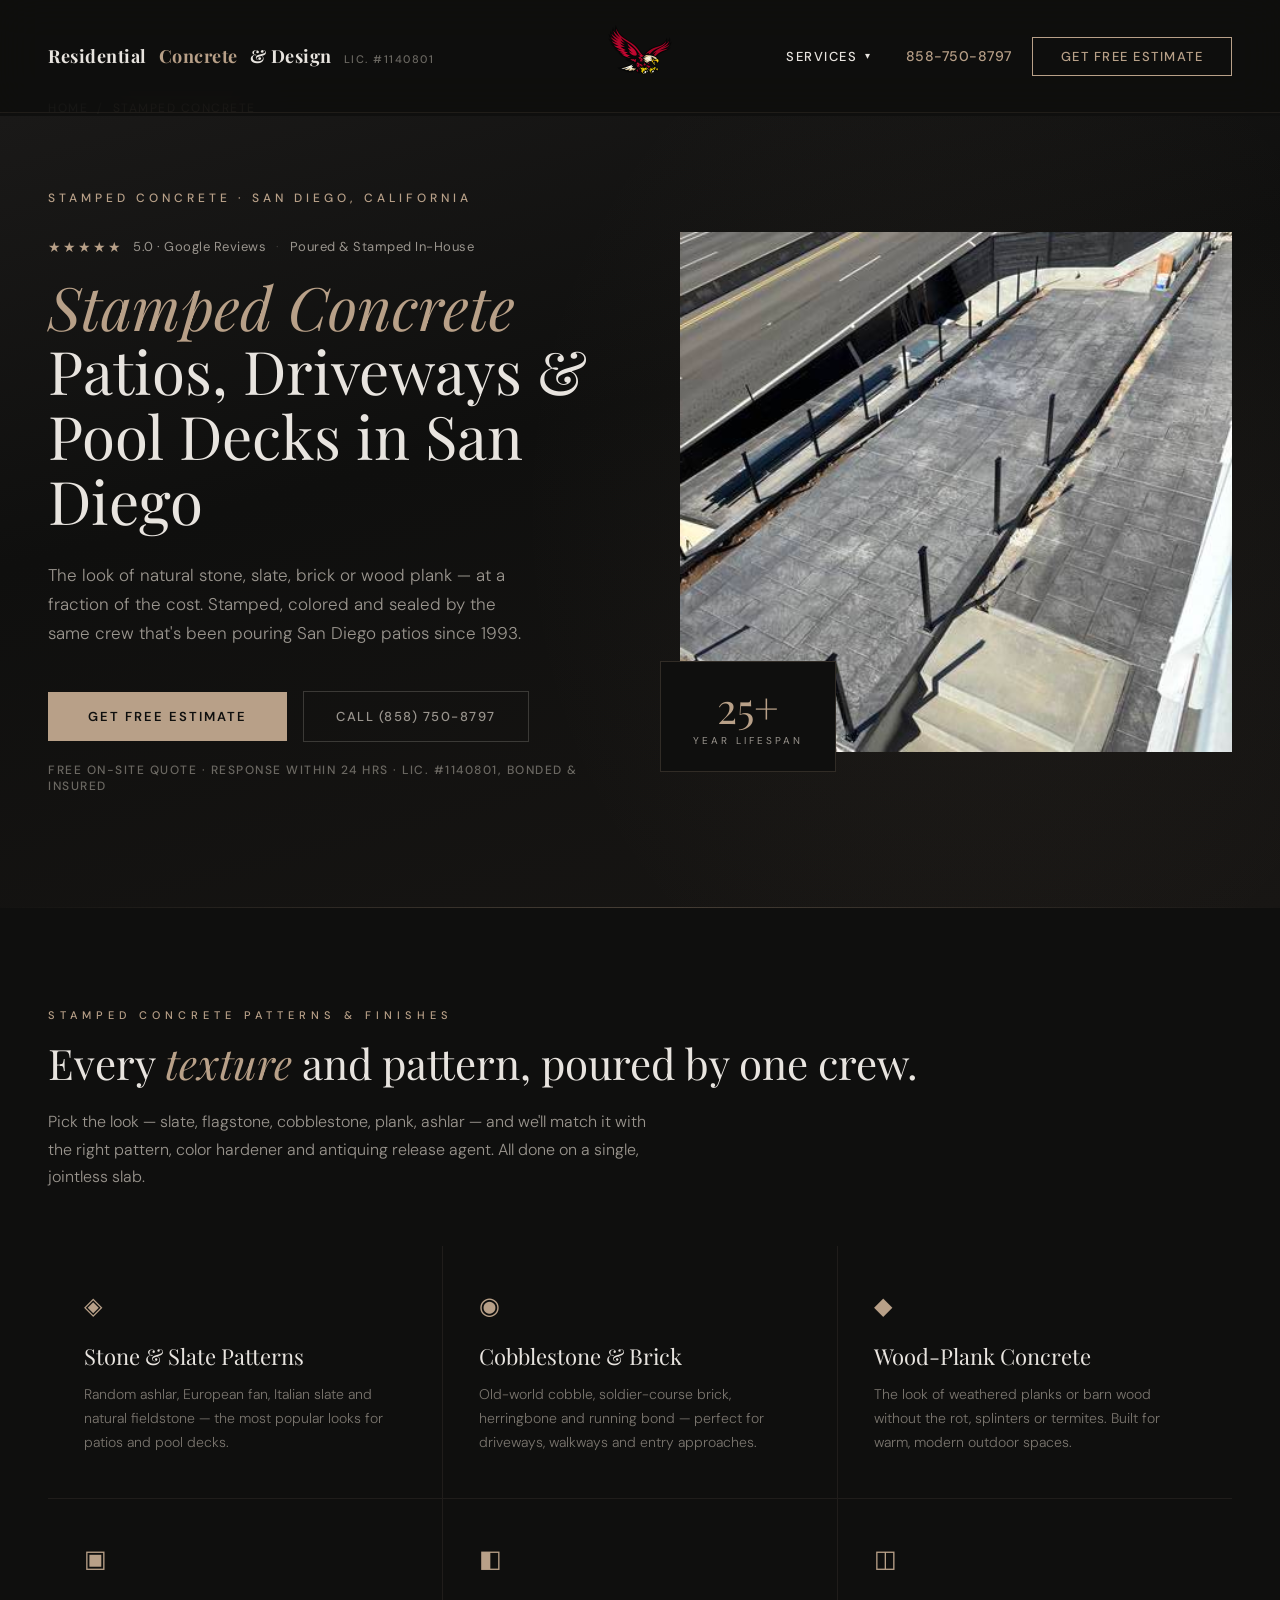
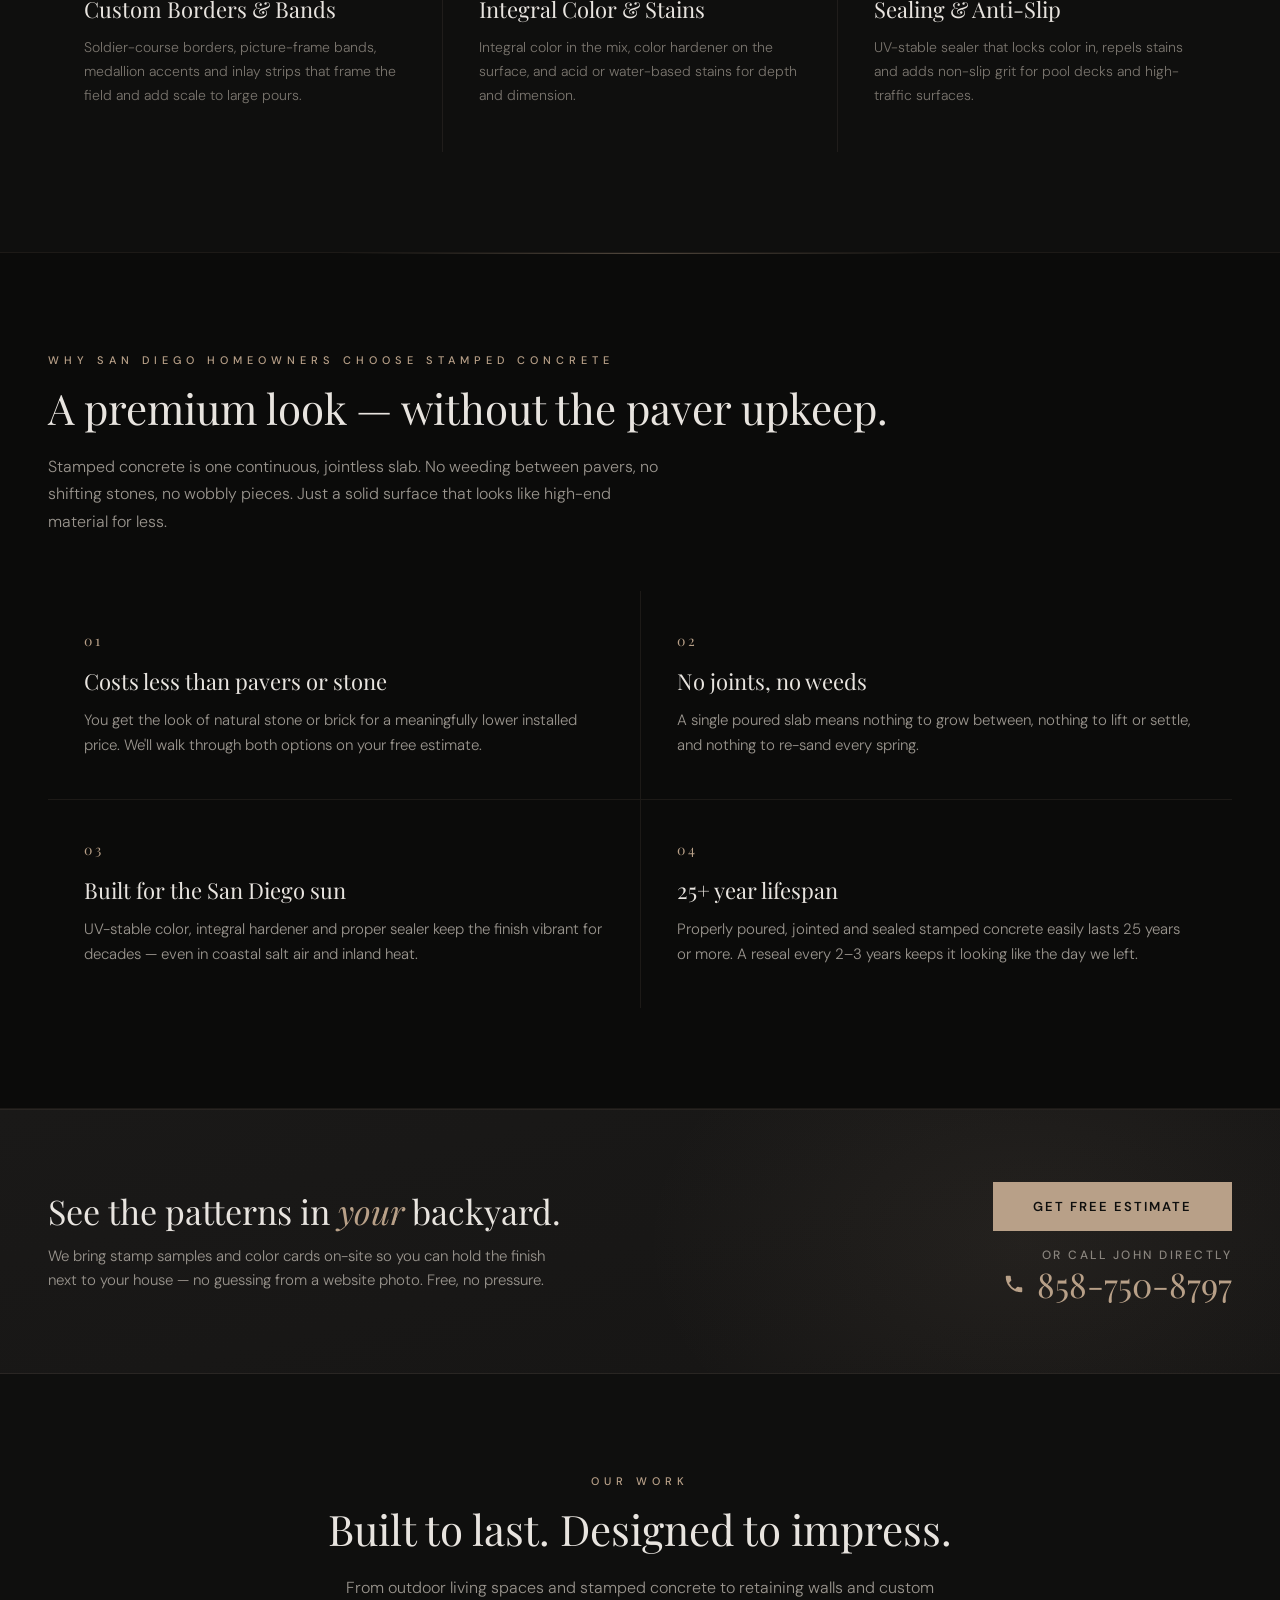
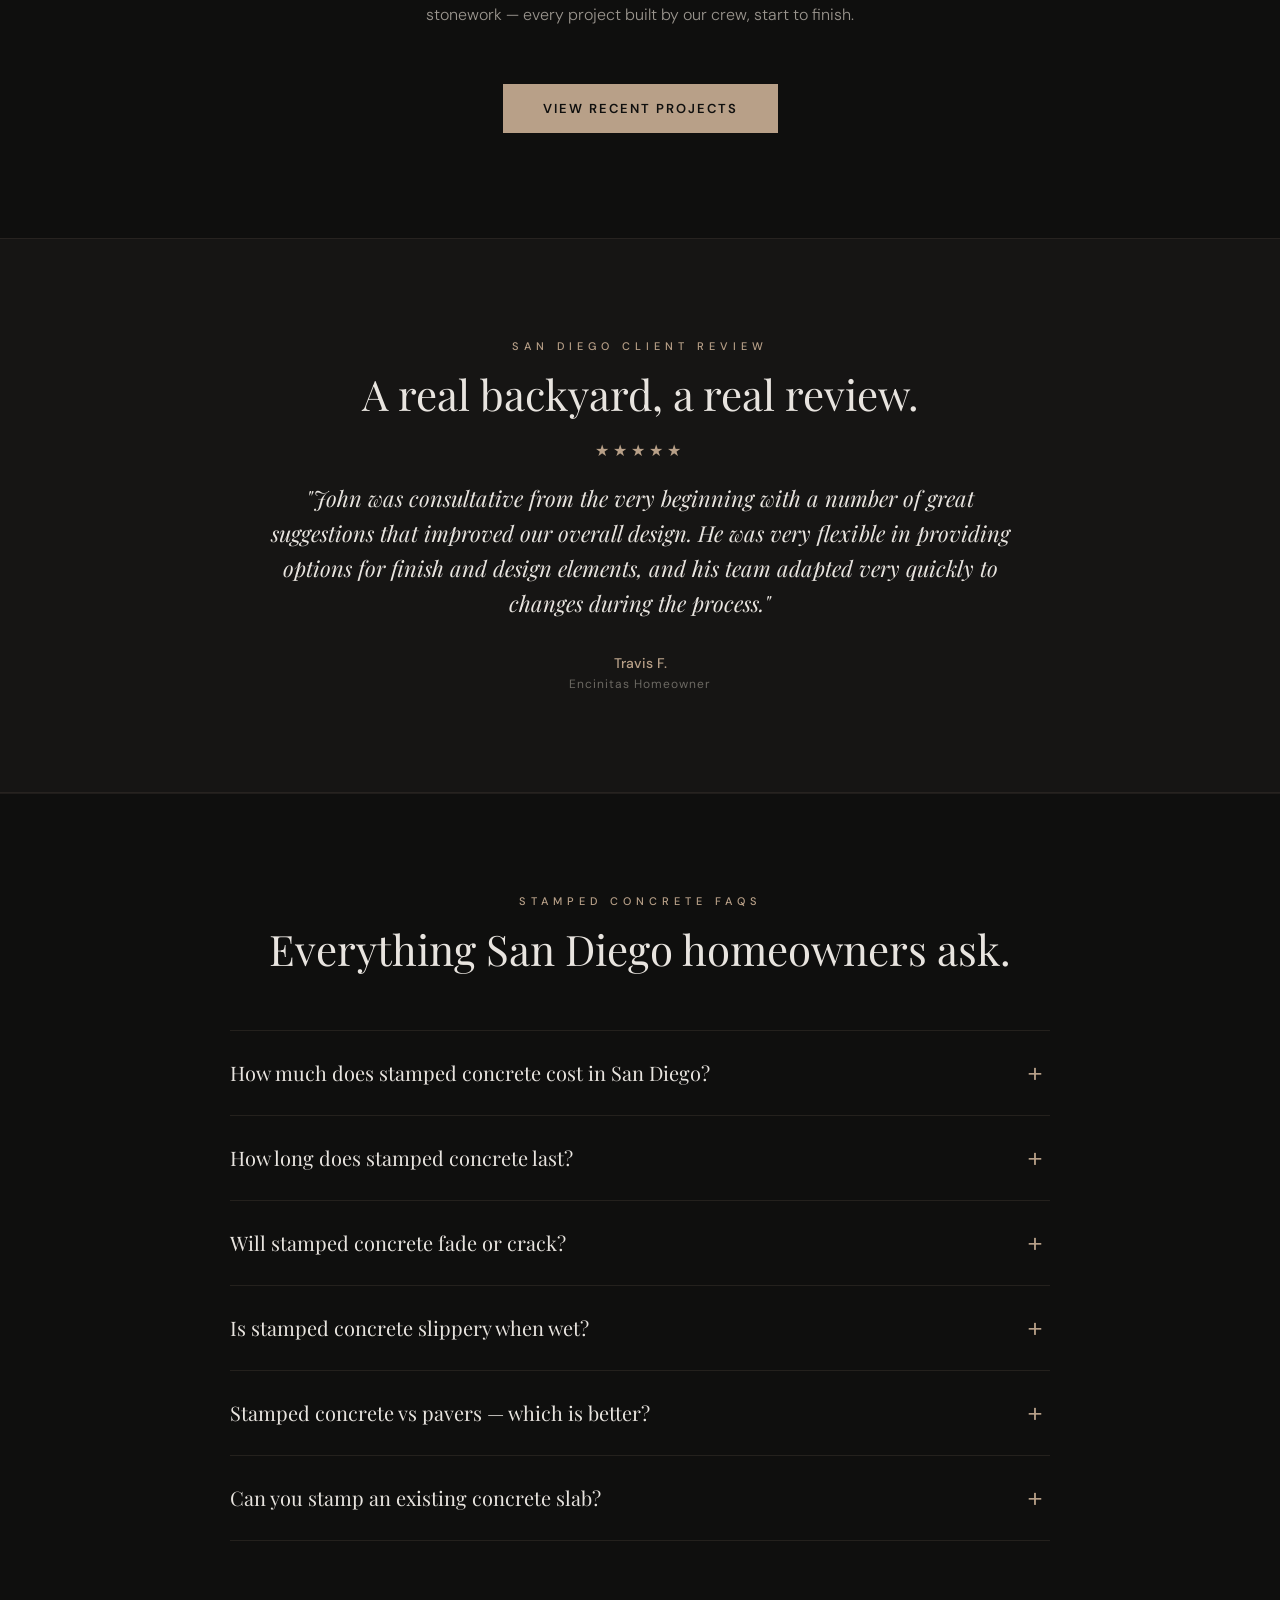
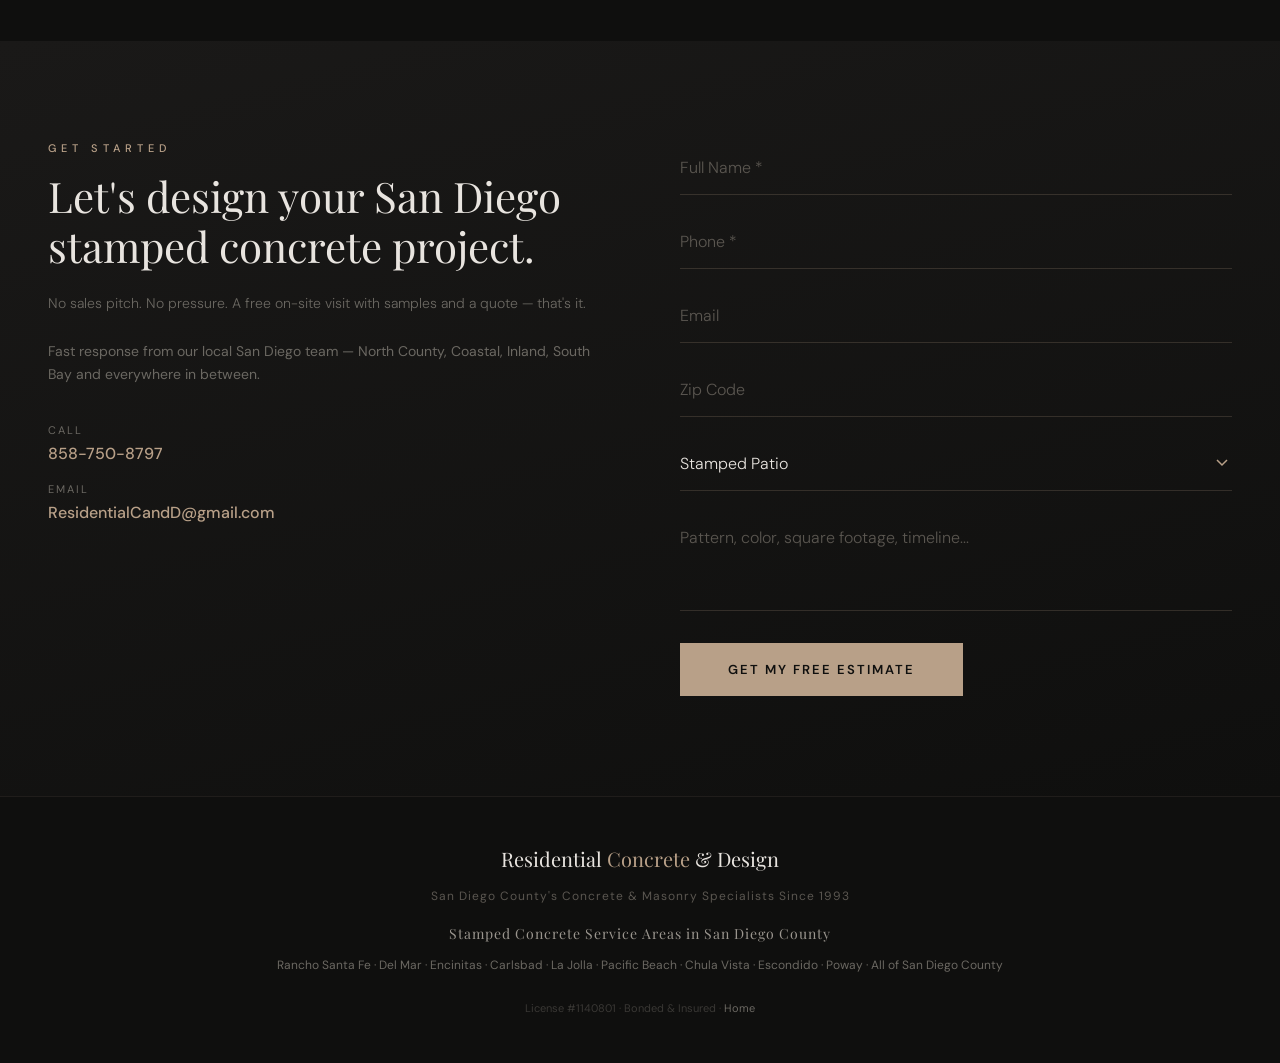
<file: stamped-concrete.html>
<!DOCTYPE html>
<html lang="en">
<head>
  <meta charset="UTF-8">
  <meta name="viewport" content="width=device-width, initial-scale=1.0, viewport-fit=cover">
  <title>Stamped Concrete San Diego | Patios, Driveways & Pool Decks | Residential Concrete & Design</title>
  <meta name="description" content="San Diego stamped concrete contractor — patios, driveways, pool decks and walkways in stone, slate, brick and wood-plank patterns. Designed and poured in-house since 1993. Free estimate.">
  <meta name="robots" content="index, follow">
  <link rel="canonical" href="https://residentialconcreteanddesign.com/stamped-concrete.html">
  <meta property="og:title" content="Stamped Concrete San Diego | Patios, Driveways & Pool Decks">
  <meta property="og:description" content="San Diego stamped concrete contractor — patios, driveways, pool decks and walkways in stone, slate, brick and wood-plank patterns. Built in-house since 1993.">
  <meta property="og:type" content="website">
  <meta property="og:url" content="https://residentialconcreteanddesign.com/stamped-concrete.html">
  <meta property="og:image" content="https://residentialconcreteanddesign.com/images/p2.jpg">
  <meta property="og:image:alt" content="Stamped concrete three-tier patio with stone-pattern finish in San Diego">
  <meta name="twitter:card" content="summary_large_image">
  <meta name="twitter:title" content="Stamped Concrete San Diego | Residential Concrete & Design">
  <meta name="twitter:description" content="Decorative stamped concrete patios, driveways and pool decks in San Diego. Lic. #1140801.">
  <meta name="twitter:image" content="https://residentialconcreteanddesign.com/images/p2.jpg">
  <meta name="theme-color" content="#0F0F0E">
  <link rel="icon" type="image/svg+xml" href="data:image/svg+xml,<svg xmlns='http://www.w3.org/2000/svg' viewBox='0 0 32 32'><rect width='32' height='32' fill='%230F0F0E'/><text x='16' y='22' text-anchor='middle' font-family='Georgia' font-size='20' fill='%23B8A088'>R</text></svg>">
  <link rel="preload" as="image" href="images/p2.jpg" fetchpriority="high">
  <link rel="preconnect" href="https://fonts.googleapis.com">
  <link rel="preconnect" href="https://fonts.gstatic.com" crossorigin>
  <link href="https://fonts.googleapis.com/css2?family=DM+Sans:ital,wght@0,300;0,400;0,500;0,700&family=Playfair+Display:ital,wght@0,400;0,700;1,400&display=swap" rel="stylesheet">
  <link rel="stylesheet" href="styles.css?v=3">
  <script type="application/ld+json">
  {"@context":"https://schema.org","@type":"Service","serviceType":"Stamped Concrete Installation","provider":{"@type":"GeneralContractor","name":"Residential Concrete & Design","telephone":"+1-858-750-8797","email":"ResidentialCandD@gmail.com","url":"https://residentialconcreteanddesign.com/","image":"https://residentialconcreteanddesign.com/images/hero.jpg","address":{"@type":"PostalAddress","addressLocality":"San Diego","addressRegion":"CA","addressCountry":"US"},"identifier":{"@type":"PropertyValue","name":"License","value":"1140801"}},"areaServed":["San Diego","Rancho Santa Fe","Del Mar","Encinitas","Carlsbad","La Jolla","Pacific Beach","Poway","Chula Vista","Escondido"],"description":"Stamped concrete patios, driveways, pool decks and walkways in San Diego — stone, slate, brick, cobblestone and wood-plank patterns installed by an in-house crew since 1993."}
  </script>
  <script type="application/ld+json">
  {"@context":"https://schema.org","@type":"BreadcrumbList","itemListElement":[{"@type":"ListItem","position":1,"name":"Home","item":"https://residentialconcreteanddesign.com/"},{"@type":"ListItem","position":2,"name":"Stamped Concrete","item":"https://residentialconcreteanddesign.com/stamped-concrete.html"}]}
  </script>
  <script type="application/ld+json">
  {"@context":"https://schema.org","@type":"FAQPage","mainEntity":[{"@type":"Question","name":"How much does stamped concrete cost in San Diego?","acceptedAnswer":{"@type":"Answer","text":"Stamped concrete typically costs less than natural stone or pavers per square foot. Pricing depends on square footage, pattern complexity, color count, and site prep. We provide a free, written, line-item estimate before any work begins."}},{"@type":"Question","name":"How long does stamped concrete last?","acceptedAnswer":{"@type":"Answer","text":"Properly poured and sealed stamped concrete lasts 25+ years in the San Diego climate. We recommend resealing every 2–3 years to keep color rich and protect the surface from UV and traffic wear."}},{"@type":"Question","name":"Will stamped concrete fade or crack?","acceptedAnswer":{"@type":"Answer","text":"Color is locked in with integral color and color hardener so it won't peel like paint. Periodic resealing keeps it vibrant. We use proper subgrade prep and control joints to manage cracking — small hairline cracks are normal in concrete and don't affect performance."}},{"@type":"Question","name":"Is stamped concrete slippery?","acceptedAnswer":{"@type":"Answer","text":"Texture from the stamps adds traction. For pool decks and high-slope areas we add a non-slip additive to the sealer for extra grip when wet."}},{"@type":"Question","name":"Stamped concrete vs pavers — which is better?","acceptedAnswer":{"@type":"Answer","text":"Stamped concrete is one continuous slab — no joints to weed, no shifting pavers, and usually lower installed cost. Pavers can be repaired piece-by-piece. Both look great; we'll walk through the trade-offs on your free site visit."}},{"@type":"Question","name":"Can you stamp an existing concrete slab?","acceptedAnswer":{"@type":"Answer","text":"Existing slabs can't be re-stamped, but they can be resurfaced with a stamped overlay or transformed with concrete staining and sealing. We'll assess condition on site and recommend the best path."}}]}
  </script>
</head>
<body>
  <a href="#contact" class="skip-link">Skip to contact</a>
  <nav class="nav">
    <a href="index.html" class="nav-logo">Residential <span>Concrete</span> &amp; Design <span class="nav-license">Lic. #1140801</span></a><a href="index.html" class="nav-logo-center" aria-label="Residential Concrete &amp; Design — Home"><img src="images/logo.png" alt="Residential Concrete &amp; Design" class="nav-logo-img" width="72" height="72" decoding="async"></a>
    <div class="nav-right">
      <div class="nav-menu">
        <button type="button" class="nav-menu-btn" id="navMenuBtn" aria-expanded="false" aria-controls="navMenuPanel" aria-haspopup="true">Services <span class="nav-caret" aria-hidden="true">▾</span></button>
        <div class="nav-menu-panel" id="navMenuPanel" role="menu">
          <a href="outdoor-living.html" role="menuitem">Outdoor Living</a>
          <a href="stamped-concrete.html" role="menuitem" aria-current="page">Stamped Concrete</a>
          <a href="custom-stonework.html" role="menuitem">Custom Stonework</a>
          <a href="staining-sealing.html" role="menuitem">Staining &amp; Sealing</a>
          <a href="entry-columns.html" role="menuitem">Entry &amp; Columns</a>
          <a href="retaining-walls.html" role="menuitem">Retaining Walls</a>
          <span class="nav-menu-divider" aria-hidden="true"></span>
          <a href="contact.html" role="menuitem">Contact</a>
        </div>
      </div>
      <a href="tel:8587508797" class="nav-phone">858-750-8797</a>
      <a href="#contact" class="nav-cta">Get Free Estimate</a>
    </div>
  </nav>
  <main>
  <nav class="breadcrumbs" aria-label="Breadcrumb">
    <a href="index.html">Home</a> &nbsp;/&nbsp; <span>Stamped Concrete</span>
  </nav>
  <section class="hero-section">
    <div class="hero-content">
      <div>
        <div class="hero-established">Stamped Concrete · San Diego, California</div>
        <div class="hero-rating">
          <span class="stars" aria-hidden="true">★★★★★</span>
          <span>5.0 · Google Reviews</span>
          <span class="rating-sep" aria-hidden="true">·</span>
          <span>Poured &amp; Stamped In-House</span>
        </div>
        <h1 class="hero-title"><em>Stamped Concrete</em> Patios, Driveways &amp; Pool Decks in San Diego</h1>
        <p class="hero-desc">The look of natural stone, slate, brick or wood plank — at a fraction of the cost. Stamped, colored and sealed by the same crew that's been pouring San Diego patios since 1993.</p>
        <div class="hero-cta-row">
          <a href="#contact" class="btn-primary">Get Free Estimate</a>
          <a href="tel:8587508797" class="btn-secondary">Call (858) 750-8797</a>
        </div>
        <div class="hero-trust">Free on-site quote · Response within 24 hrs · Lic. #1140801, Bonded &amp; Insured</div>
      </div>
      <div class="hero-right">
        <img class="hero-img-main" src="images/p2.jpg" alt="Stamped concrete three-tier patio with stone-pattern finish in San Diego" width="700" height="520" fetchpriority="high" decoding="async">
        <div class="hero-badge">
          <div class="hero-badge-num">25+</div>
          <div class="hero-badge-label">Year Lifespan</div>
        </div>
      </div>
    </div>
  </section>
  <section class="section fade-section" id="services">
    <div class="section-label">Stamped Concrete Patterns &amp; Finishes</div>
    <h2 class="section-title">Every <em>texture</em> and pattern, poured by one crew.</h2>
    <p class="section-desc">Pick the look — slate, flagstone, cobblestone, plank, ashlar — and we'll match it with the right pattern, color hardener and antiquing release agent. All done on a single, jointless slab.</p>
    <div class="services-grid">
      <div class="service-card"><span class="service-icon">◈</span><h3 class="service-title">Stone &amp; Slate Patterns</h3><p class="service-desc">Random ashlar, European fan, Italian slate and natural fieldstone — the most popular looks for patios and pool decks.</p></div>
      <div class="service-card"><span class="service-icon">◉</span><h3 class="service-title">Cobblestone &amp; Brick</h3><p class="service-desc">Old-world cobble, soldier-course brick, herringbone and running bond — perfect for driveways, walkways and entry approaches.</p></div>
      <div class="service-card"><span class="service-icon">◆</span><h3 class="service-title">Wood-Plank Concrete</h3><p class="service-desc">The look of weathered planks or barn wood without the rot, splinters or termites. Built for warm, modern outdoor spaces.</p></div>
      <div class="service-card"><span class="service-icon">▣</span><h3 class="service-title">Custom Borders &amp; Bands</h3><p class="service-desc">Soldier-course borders, picture-frame bands, medallion accents and inlay strips that frame the field and add scale to large pours.</p></div>
      <div class="service-card"><span class="service-icon">◧</span><h3 class="service-title">Integral Color &amp; Stains</h3><p class="service-desc">Integral color in the mix, color hardener on the surface, and acid or water-based stains for depth and dimension.</p></div>
      <div class="service-card"><span class="service-icon">◫</span><h3 class="service-title">Sealing &amp; Anti-Slip</h3><p class="service-desc">UV-stable sealer that locks color in, repels stains and adds non-slip grit for pool decks and high-traffic surfaces.</p></div>
    </div>
  </section>
  <section class="feature-section">
    <div class="section fade-section">
      <div class="section-label">Why San Diego Homeowners Choose Stamped Concrete</div>
      <h2 class="section-title">A premium look — without the paver upkeep.</h2>
      <p class="section-desc">Stamped concrete is one continuous, jointless slab. No weeding between pavers, no shifting stones, no wobbly pieces. Just a solid surface that looks like high-end material for less.</p>
      <div class="feature-grid">
        <div class="feature-card">
          <div class="feature-num">01</div>
          <h3 class="feature-title">Costs less than pavers or stone</h3>
          <p class="feature-desc">You get the look of natural stone or brick for a meaningfully lower installed price. We'll walk through both options on your free estimate.</p>
        </div>
        <div class="feature-card">
          <div class="feature-num">02</div>
          <h3 class="feature-title">No joints, no weeds</h3>
          <p class="feature-desc">A single poured slab means nothing to grow between, nothing to lift or settle, and nothing to re-sand every spring.</p>
        </div>
        <div class="feature-card">
          <div class="feature-num">03</div>
          <h3 class="feature-title">Built for the San Diego sun</h3>
          <p class="feature-desc">UV-stable color, integral hardener and proper sealer keep the finish vibrant for decades — even in coastal salt air and inland heat.</p>
        </div>
        <div class="feature-card">
          <div class="feature-num">04</div>
          <h3 class="feature-title">25+ year lifespan</h3>
          <p class="feature-desc">Properly poured, jointed and sealed stamped concrete easily lasts 25 years or more. A reseal every 2–3 years keeps it looking like the day we left.</p>
        </div>
      </div>
    </div>
  </section>
  <section class="cta-band fade-section">
    <div class="cta-inner">
      <div>
        <h2 class="cta-headline">See the patterns in <em>your</em> backyard.</h2>
        <p class="cta-sub">We bring stamp samples and color cards on-site so you can hold the finish next to your house — no guessing from a website photo. Free, no pressure.</p>
      </div>
      <div class="cta-actions">
        <a href="#contact" class="cta-quote-btn">Get Free Estimate</a>
        <div class="cta-phone-row">
          <span class="cta-phone-label">Or call John directly</span>
          <a href="tel:8587508797" class="cta-phone" aria-label="Call John at 858-750-8797"><svg viewBox="0 0 24 24" width="22" height="22" fill="currentColor" aria-hidden="true"><path d="M20 15.5c-1.25 0-2.45-.2-3.57-.57a1 1 0 0 0-1.02.24l-2.2 2.2a15.05 15.05 0 0 1-6.59-6.58l2.2-2.21a1 1 0 0 0 .25-1.02A11.36 11.36 0 0 1 8.5 4a1 1 0 0 0-1-1H4a1 1 0 0 0-1 1c0 9.39 7.61 17 17 17a1 1 0 0 0 1-1v-3.5a1 1 0 0 0-1-1z"/></svg>858-750-8797</a>
        </div>
      </div>
    </div>
  </section>
  <section class="section fade-section" id="portfolio">
    <div class="section-center">
      <div class="section-label">Our Work</div>
      <h2 class="section-title">Built to last. Designed to impress.</h2>
      <p class="section-desc">From outdoor living spaces and stamped concrete to retaining walls and custom stonework — every project built by our crew, start to finish.</p>
      <a href="index.html#portfolio" class="btn-primary">View Recent Projects</a>
    </div>
  </section>
  <section class="testimonial-section">
    <div class="section fade-section">
      <div class="testimonial-content">
        <div class="section-label section-center">San Diego Client Review</div>
        <h2 class="section-title section-center">A real backyard, a real review.</h2>
        <div class="testimonial-stars" aria-hidden="true">★★★★★</div>
        <p class="testimonial-quote">"John was consultative from the very beginning with a number of great suggestions that improved our overall design. He was very flexible in providing options for finish and design elements, and his team adapted very quickly to changes during the process."</p>
        <div class="testimonial-name">Travis F.</div>
        <div class="testimonial-location">Encinitas Homeowner</div>
      </div>
    </div>
  </section>
  <section class="faq-section">
    <div class="section fade-section">
      <div class="section-center">
        <div class="section-label">Stamped Concrete FAQs</div>
        <h2 class="section-title section-center">Everything San Diego homeowners ask.</h2>
      </div>
      <div class="faq-list">
        <div class="faq-item">
          <button class="faq-q" aria-expanded="false" aria-controls="faq-sc-1">How much does stamped concrete cost in San Diego?</button>
          <div class="faq-a" id="faq-sc-1" role="region">Stamped concrete typically comes in well below the installed price of natural stone or pavers per square foot. Final cost depends on square footage, pattern complexity, color count and site prep. We provide a free quote — no ballpark numbers, no surprises at invoice.</div>
        </div>
        <div class="faq-item">
          <button class="faq-q" aria-expanded="false" aria-controls="faq-sc-2">How long does stamped concrete last?</button>
          <div class="faq-a" id="faq-sc-2" role="region">Properly poured and sealed stamped concrete lasts 25+ years in the San Diego climate. We recommend a fresh coat of sealer every two to three years to keep color rich and the surface protected from UV and traffic wear.</div>
        </div>
        <div class="faq-item">
          <button class="faq-q" aria-expanded="false" aria-controls="faq-sc-3">Will stamped concrete fade or crack?</button>
          <div class="faq-a" id="faq-sc-3" role="region">Color is locked in with integral color and color hardener so it doesn't peel like paint. Periodic resealing keeps it vibrant. We use proper subgrade prep and saw-cut control joints to manage cracking — fine hairline cracks are normal in any concrete and don't affect performance.</div>
        </div>
        <div class="faq-item">
          <button class="faq-q" aria-expanded="false" aria-controls="faq-sc-4">Is stamped concrete slippery when wet?</button>
          <div class="faq-a" id="faq-sc-4" role="region">Texture from the stamps already adds traction. For pool decks and any sloped surface we add a non-slip aggregate to the sealer for extra grip when wet — important for kids and bare feet.</div>
        </div>
        <div class="faq-item">
          <button class="faq-q" aria-expanded="false" aria-controls="faq-sc-5">Stamped concrete vs pavers — which is better?</button>
          <div class="faq-a" id="faq-sc-5" role="region">Stamped concrete is one continuous slab — no joints to weed, no pavers to shift, and usually a lower installed cost. Pavers can be repaired piece-by-piece if a section gets damaged. Both look great. We'll walk through the trade-offs on your free site visit.</div>
        </div>
        <div class="faq-item">
          <button class="faq-q" aria-expanded="false" aria-controls="faq-sc-6">Can you stamp an existing concrete slab?</button>
          <div class="faq-a" id="faq-sc-6" role="region">An existing slab can't be re-stamped, but it can be resurfaced with a stamped overlay or transformed with concrete staining and sealing. We'll assess condition on site and recommend the right path for the surface you have.</div>
        </div>
      </div>
    </div>
  </section>
  <section class="form-section" id="contact">
    <div class="section fade-section">
      <div class="form-grid">
        <div class="form-intro">
          <div class="section-label">Get Started</div>
          <h2 class="section-title">Let's design your San Diego stamped concrete project.</h2>
          <p class="section-desc">No sales pitch. No pressure. A free on-site visit with samples and a quote — that's it.</p>
          <p>Fast response from our local San Diego team — North County, Coastal, Inland, South Bay and everywhere in between.</p>
          <div class="form-contact-list">
            <span class="label">Call</span>
            <a href="tel:8587508797">858-750-8797</a>
            <span class="label">Email</span>
            <a href="mailto:ResidentialCandD@gmail.com">ResidentialCandD@gmail.com</a>
          </div>
        </div>
        <div>
          <form class="form-fields" id="cf">
            <p class="honeypot" aria-hidden="true"><label>Leave blank: <input name="_gotcha" tabindex="-1" autocomplete="off"></label></p>
            <input type="hidden" name="page" value="stamped-concrete">
            <label class="sr-only" for="f-name">Full Name</label>
            <input id="f-name" class="form-input" type="text" name="name" placeholder="Full Name *" autocomplete="name" required>
            <label class="sr-only" for="f-phone">Phone</label>
            <input id="f-phone" class="form-input" type="tel" name="phone" placeholder="Phone *" autocomplete="tel" inputmode="tel" required>
            <label class="sr-only" for="f-email">Email</label>
            <input id="f-email" class="form-input" type="email" name="email" placeholder="Email" autocomplete="email">
            <label class="sr-only" for="f-zip">Zip Code</label>
            <input id="f-zip" class="form-input" type="text" name="zip" placeholder="Zip Code" autocomplete="postal-code" inputmode="numeric" pattern="[0-9]{5}">
            <label class="sr-only" for="f-project-type">Project Type</label>
            <select id="f-project-type" class="form-input" name="project_type" required>
              <option value="" disabled>Project Type *</option>
              <option value="stamped-patio" selected>Stamped Patio</option>
              <option value="stamped-driveway">Stamped Driveway</option>
              <option value="stamped-pool-deck">Stamped Pool Deck</option>
              <option value="stamped-walkway">Stamped Walkway / Entry</option>
              <option value="stamped-overlay">Stamped Overlay (existing slab)</option>
              <option value="other">Other</option>
            </select>
            <label class="sr-only" for="f-project">Project details</label>
            <textarea id="f-project" class="form-input form-textarea" name="project" placeholder="Pattern, color, square footage, timeline..."></textarea>
            <button type="submit" class="form-submit">Get My Free Estimate</button>
          </form>
          <div class="form-success" id="fs" role="status" aria-live="polite">
            <div class="form-success-title">Message sent — we'll be in touch shortly.</div>
            <div class="form-success-desc">We received your request and will reach out within 24 hours. You can also reach us directly at <a href="tel:8587508797">858-750-8797</a> or <a href="mailto:ResidentialCandD@gmail.com">ResidentialCandD@gmail.com</a>.</div>
          </div>
        </div>
      </div>
    </div>
  </section>
  </main>
  <footer class="footer">
    <div class="footer-logo">Residential <span>Concrete</span> &amp; Design</div>
    <div class="footer-text">San Diego County's Concrete &amp; Masonry Specialists Since 1993</div>
    <h3 class="footer-areas-title">Stamped Concrete Service Areas in San Diego County</h3>
    <div class="footer-areas">Rancho Santa Fe · Del Mar · Encinitas · Carlsbad · La Jolla · Pacific Beach · Chula Vista · Escondido · Poway · All of San Diego County</div>
    <div class="footer-license">License #1140801 · Bonded &amp; Insured · <a href="index.html">Home</a></div>
  </footer>
  <a href="#contact" class="floating-cta" aria-label="Get a free estimate">Get Free Estimate</a>
  <div class="mobile-call-bar">
    <a href="tel:8587508797">
      <svg class="call-icon" viewBox="0 0 24 24" fill="currentColor" aria-hidden="true"><path d="M20 15.5c-1.25 0-2.45-.2-3.57-.57a1 1 0 0 0-1.02.24l-2.2 2.2a15.05 15.05 0 0 1-6.59-6.58l2.2-2.21a1 1 0 0 0 .25-1.02A11.36 11.36 0 0 1 8.5 4a1 1 0 0 0-1-1H4a1 1 0 0 0-1 1c0 9.39 7.61 17 17 17a1 1 0 0 0 1-1v-3.5a1 1 0 0 0-1-1z"/></svg>
      Call Now — 858-750-8797
    </a>
  </div>
  <script src="site.js?v=3" defer></script>
</body>
</html>
</file>
<file: styles.css>
/*
  Residential Concrete & Design — shared styles.
  Page-specific overrides (stats bar, process grid, breadcrumbs, etc.)
  live inline in each HTML file.

  Breakpoints: 900 / 600 / 420 / 360.
  Brand: #B8A088 (warm tan), #0F0F0E (off-black), #E8E4DF (warm white).
*/

/* Reset + root */
*, *::before, *::after { margin: 0; padding: 0; box-sizing: border-box; -webkit-tap-highlight-color: transparent; }
::selection { background: #B8A088; color: #0F0F0E; }
html { scroll-behavior: smooth; -webkit-text-size-adjust: 100%; text-size-adjust: 100%; }
body { font-family: 'DM Sans', sans-serif; background: #0F0F0E; color: #E8E4DF; min-height: 100vh; overflow-x: hidden; -webkit-font-smoothing: antialiased; -moz-osx-font-smoothing: grayscale; text-rendering: optimizeLegibility; }
img { max-width: 100%; height: auto; }
a, button { touch-action: manipulation; }
a:focus-visible, button:focus-visible, input:focus-visible, textarea:focus-visible, select:focus-visible { outline: 2px solid #B8A088; outline-offset: 3px; border-radius: 2px; }

@media (prefers-reduced-motion: reduce) {
  *, *::before, *::after { animation-duration: 0.01ms !important; animation-iteration-count: 1 !important; transition-duration: 0.01ms !important; scroll-behavior: auto !important; }
  .fade-section { opacity: 1 !important; transform: none !important; }
}

/* A11y helpers */
.sr-only { position: absolute; width: 1px; height: 1px; padding: 0; margin: -1px; overflow: hidden; clip: rect(0,0,0,0); white-space: nowrap; border: 0; }
.skip-link { position: absolute; left: -9999px; top: 0; background: #B8A088; color: #0F0F0E; padding: 12px 20px; z-index: 300; font-weight: 600; letter-spacing: 1px; text-transform: uppercase; font-size: 12px; text-decoration: none; }
.skip-link:focus { left: 8px; top: 8px; }

/* Nav */
.nav { position: fixed; top: 0; left: 0; right: 0; z-index: 100; padding: 20px 48px; display: grid; grid-template-columns: 1fr auto 1fr; align-items: center; background: rgba(15,15,14,0.85); backdrop-filter: blur(20px); border-bottom: 1px solid rgba(184,160,136,0.1); }
.nav-logo { font-family: 'Playfair Display', serif; font-size: 18px; font-weight: 700; letter-spacing: 0.5px; color: #E8E4DF; display: flex; align-items: baseline; gap: 12px; text-decoration: none; }
.nav-logo span { color: #B8A088; }
.nav-logo .nav-license { font-family: 'DM Sans', sans-serif; font-size: 11px; font-weight: 500; letter-spacing: 1.5px; text-transform: uppercase; color: #6B6862; }
.nav-logo-center { display: flex; align-items: center; justify-content: center; text-decoration: none; }
.nav-logo-img { height: 72px; width: auto; object-fit: contain; display: block; }
.nav-right { display: flex; align-items: center; gap: 20px; justify-self: end; }
.nav-phone { display: inline-block; color: #B8A088; font-size: 14px; font-weight: 500; text-decoration: none; letter-spacing: 0.5px; transition: color 0.3s ease; }
.nav-phone:hover { color: #C8B098; }
.nav-cta { padding: 10px 28px; background: transparent; border: 1px solid #B8A088; color: #B8A088; font-family: 'DM Sans', sans-serif; font-size: 13px; font-weight: 500; letter-spacing: 1.5px; text-transform: uppercase; cursor: pointer; transition: all 0.3s ease; text-decoration: none; }
.nav-cta:hover { background: #B8A088; color: #0F0F0E; }
.nav-menu { position: relative; }
.nav-menu-btn { background: transparent; border: none; color: #E8E4DF; font-family: 'DM Sans', sans-serif; font-size: 13px; font-weight: 500; letter-spacing: 1.5px; text-transform: uppercase; cursor: pointer; padding: 10px 14px; transition: color 0.3s ease; display: inline-flex; align-items: center; gap: 8px; min-height: 40px; }
.nav-menu-btn:hover { color: #B8A088; }
.nav-menu-btn[aria-expanded="true"] { color: #B8A088; }
.nav-caret { font-size: 10px; transition: transform 0.3s ease; line-height: 1; }
.nav-menu-btn[aria-expanded="true"] .nav-caret { transform: rotate(180deg); }
.nav-menu-panel { position: absolute; top: calc(100% + 14px); right: 0; min-width: 240px; background: rgba(15,15,14,0.96); backdrop-filter: blur(20px); border: 1px solid rgba(184,160,136,0.18); padding: 8px 0; opacity: 0; visibility: hidden; transform: translateY(-8px); transition: opacity 0.25s ease, transform 0.25s ease, visibility 0.25s; box-shadow: 0 20px 50px -10px rgba(0,0,0,0.5); z-index: 1; }
.nav-menu-panel.open { opacity: 1; visibility: visible; transform: translateY(0); }
.nav-menu-panel a { display: block; padding: 12px 24px; color: #E8E4DF; text-decoration: none; font-size: 14px; font-weight: 400; letter-spacing: 0.5px; transition: background 0.2s ease, color 0.2s ease, padding-left 0.2s ease; }
.nav-menu-panel a:hover { background: rgba(184,160,136,0.08); color: #B8A088; padding-left: 28px; }
.nav-menu-panel a.active, .nav-menu-panel a[aria-current="page"] { color: #B8A088; background: rgba(184,160,136,0.06); }
.nav-menu-divider { display: block; height: 1px; background: rgba(184,160,136,0.15); margin: 8px 0; }

/* Hero */
.hero-section { position: relative; min-height: 88vh; display: flex; align-items: center; background: linear-gradient(165deg, #1A1918 0%, #0F0F0E 40%, #181614 100%); overflow: hidden; }
.hero-section::before { content: ''; position: absolute; top: -20%; right: -10%; width: 70%; height: 140%; background: radial-gradient(ellipse at center, rgba(184,160,136,0.06) 0%, transparent 70%); pointer-events: none; }
.hero-section::after { content: ''; position: absolute; bottom: 0; left: 0; right: 0; height: 1px; background: linear-gradient(90deg, transparent, rgba(184,160,136,0.3), transparent); }
.hero-content { padding: 40px 48px 80px; max-width: 1400px; margin: 0 auto; width: 100%; display: grid; grid-template-columns: 1fr 1fr; gap: 80px; align-items: center; }
.hero-established { font-size: 12px; letter-spacing: 4px; text-transform: uppercase; color: #B8A088; margin-bottom: 32px; font-weight: 500; }
.hero-rating { display: flex; align-items: center; gap: 10px; margin-bottom: 18px; font-size: 13px; color: #9A958E; flex-wrap: wrap; letter-spacing: 0.5px; }
.hero-rating .stars { color: #B8A088; letter-spacing: 2px; font-size: 14px; }
.hero-rating .rating-sep { color: #3A3835; }
.hero-title { font-family: 'Playfair Display', serif; font-size: 60px; line-height: 1.08; font-weight: 400; color: #E8E4DF; margin-bottom: 28px; }
.hero-title em { font-style: italic; color: #B8A088; }
.hero-desc { font-size: 17px; line-height: 1.7; color: #9A958E; max-width: 480px; margin-bottom: 44px; font-weight: 300; }
.hero-cta-row { display: flex; gap: 16px; align-items: center; }
.hero-trust { margin-top: 20px; font-size: 12px; letter-spacing: 1.5px; text-transform: uppercase; color: #6B6862; font-weight: 500; }
.hero-right { position: relative; height: 520px; }
.hero-img-main { width: 100%; height: 100%; object-fit: cover; display: block; }
.hero-badge { position: absolute; bottom: -20px; left: -20px; background: #0F0F0E; border: 1px solid rgba(184,160,136,0.2); padding: 24px 32px; text-align: center; }
.hero-badge-num { font-family: 'Playfair Display', serif; font-size: 42px; color: #B8A088; line-height: 1; }
.hero-badge-label { font-size: 10px; letter-spacing: 3px; text-transform: uppercase; color: #9A958E; margin-top: 6px; }

/* Buttons */
.btn-primary { padding: 16px 40px; background: #B8A088; color: #0F0F0E; border: none; font-family: 'DM Sans', sans-serif; font-size: 13px; font-weight: 600; letter-spacing: 2px; text-transform: uppercase; cursor: pointer; transition: all 0.3s ease; text-decoration: none; display: inline-block; position: relative; overflow: hidden; }
.btn-primary::after { content: ''; position: absolute; top: 0; left: -75%; width: 50%; height: 100%; background: linear-gradient(120deg, transparent, rgba(255,255,255,0.35), transparent); transform: skewX(-20deg); transition: left 0.6s ease; }
.btn-primary:hover { background: #C8B098; transform: translateY(-1px); box-shadow: 0 10px 30px -10px rgba(184,160,136,0.5); }
.btn-primary:hover::after { left: 125%; }
.btn-secondary { padding: 16px 32px; background: transparent; color: #9A958E; border: 1px solid rgba(154,149,142,0.3); font-family: 'DM Sans', sans-serif; font-size: 13px; font-weight: 500; letter-spacing: 1.5px; text-transform: uppercase; cursor: pointer; transition: all 0.3s ease; text-decoration: none; display: inline-block; }
.btn-secondary:hover { border-color: #B8A088; color: #B8A088; }

/* Section scaffolding (used inside <section> wrappers as a max-width container) */
.section { padding: 100px 48px; max-width: 1400px; margin: 0 auto; }
.section-label { font-size: 11px; letter-spacing: 5px; text-transform: uppercase; color: #B8A088; margin-bottom: 16px; font-weight: 500; }
.section-title { font-family: 'Playfair Display', serif; font-size: 42px; font-weight: 400; margin-bottom: 20px; line-height: 1.2; }
.section-title em { font-style: italic; color: #B8A088; }
.section-desc { font-size: 16px; line-height: 1.7; color: #9A958E; max-width: 620px; font-weight: 300; margin-bottom: 56px; }
.section-center { text-align: center; }
.section-center .section-desc { margin-left: auto; margin-right: auto; }

/* Service grid (home + service pages) */
.services-grid { display: grid; grid-template-columns: repeat(3, 1fr); gap: 1px; background: rgba(184,160,136,0.1); }
.service-card { background: #0F0F0E; padding: 44px 36px; transition: all 0.4s ease; }
.service-card:hover { background: #161514; }
.service-card-link { color: inherit; text-decoration: none; display: block; position: relative; }
.service-card-link::before { content: ''; position: absolute; top: 0; left: 0; width: 3px; height: 100%; background: #B8A088; opacity: 0.6; transition: opacity 0.3s ease; }
.service-card-link:hover::before { opacity: 1; }
.service-icon { font-size: 24px; color: #B8A088; margin-bottom: 20px; display: block; }
.service-title { font-family: 'Playfair Display', serif; font-size: 22px; margin-bottom: 12px; font-weight: 400; }
.service-desc { font-size: 14px; line-height: 1.7; color: #7A756E; font-weight: 300; }
.service-learn-more { display: inline-block; margin-top: 18px; font-size: 12px; letter-spacing: 2px; text-transform: uppercase; color: #B8A088; font-weight: 500; transition: transform 0.3s ease; }
.service-card-link:hover .service-learn-more { transform: translateX(4px); }

/* Portfolio grid */
.portfolio-grid { display: grid; grid-template-columns: repeat(3, 1fr); gap: 4px; }
.portfolio-item { aspect-ratio: 4/3; position: relative; overflow: hidden; cursor: pointer; }
.portfolio-item-bg { width: 100%; height: 100%; transition: transform 0.6s ease; object-fit: cover; }
.portfolio-item:hover .portfolio-item-bg { transform: scale(1.05); }
.portfolio-item-label { position: absolute; bottom: 0; left: 0; right: 0; padding: 16px 20px; background: linear-gradient(transparent, rgba(15,15,14,0.9)); font-size: 12px; letter-spacing: 2px; text-transform: uppercase; color: #B8A088; opacity: 0; transition: opacity 0.3s ease; }
.portfolio-item:hover .portfolio-item-label { opacity: 1; }
a.portfolio-item { display: block; text-decoration: none; }
a.portfolio-item .portfolio-item-label { opacity: 1; }
a.portfolio-item:hover .portfolio-item-label { color: #C8B098; }

/* "Why us" feature grid (service pages) */
.feature-section { background: #0B0B0A; border-top: 1px solid rgba(184,160,136,0.1); border-bottom: 1px solid rgba(184,160,136,0.1); position: relative; }
.feature-section::before { content: ''; position: absolute; top: 0; left: 50%; transform: translateX(-50%); width: 80%; max-width: 600px; height: 1px; background: linear-gradient(90deg, transparent, rgba(184,160,136,0.4), transparent); }
.feature-grid { display: grid; grid-template-columns: repeat(2, 1fr); gap: 1px; background: rgba(184,160,136,0.1); margin-top: 56px; }
.feature-card { background: #0B0B0A; padding: 40px 36px; }
.feature-num { font-family: 'Playfair Display', serif; font-size: 14px; letter-spacing: 3px; color: #B8A088; margin-bottom: 16px; }
.feature-title { font-family: 'Playfair Display', serif; font-size: 22px; font-weight: 400; margin-bottom: 12px; color: #E8E4DF; }
.feature-desc { font-size: 15px; line-height: 1.7; color: #9A958E; font-weight: 300; }

/* Breadcrumbs (service pages) */
.breadcrumbs { max-width: 1400px; margin: 0 auto; padding: 100px 48px 0; font-size: 12px; letter-spacing: 1.5px; text-transform: uppercase; color: #6B6862; }
.breadcrumbs a { color: #9A958E; text-decoration: none; transition: color 0.3s ease; }
.breadcrumbs a:hover { color: #B8A088; }
.breadcrumbs span { color: #B8A088; }

/* CTA band */
.cta-band { background: linear-gradient(165deg, #1A1918 0%, #161514 100%); border-top: 1px solid rgba(184,160,136,0.1); border-bottom: 1px solid rgba(184,160,136,0.1); position: relative; overflow: hidden; }
.cta-band::before { content: ''; position: absolute; top: -50%; right: -10%; width: 60%; height: 200%; background: radial-gradient(ellipse at center, rgba(184,160,136,0.08) 0%, transparent 70%); pointer-events: none; }
.cta-inner { max-width: 1400px; margin: 0 auto; padding: 72px 48px; display: grid; grid-template-columns: 1.2fr auto; gap: 48px; align-items: center; position: relative; }
.cta-headline { font-family: 'Playfair Display', serif; font-size: 34px; font-weight: 400; line-height: 1.2; color: #E8E4DF; margin-bottom: 12px; }
.cta-headline em { font-style: italic; color: #B8A088; }
.cta-sub { font-size: 15px; color: #9A958E; font-weight: 300; line-height: 1.6; max-width: 520px; }
.cta-actions { display: flex; flex-direction: column; gap: 16px; align-items: flex-end; }
.cta-phone { display: inline-flex; align-items: center; gap: 12px; font-family: 'Playfair Display', serif; font-size: 34px; color: #B8A088; text-decoration: none; transition: color 0.3s ease; line-height: 1; }
.cta-phone:hover { color: #C8B098; }
.cta-phone-label { font-family: 'DM Sans', sans-serif; font-size: 12px; letter-spacing: 2.5px; text-transform: uppercase; color: #8A857E; font-weight: 500; margin-bottom: 4px; }
.cta-phone-row { display: flex; flex-direction: column; align-items: flex-end; }
@media (max-width: 900px) { .cta-phone-row { align-items: center; } .cta-phone { font-size: 28px; } }
.cta-quote-btn { padding: 16px 40px; background: #B8A088; color: #0F0F0E; border: none; font-family: 'DM Sans', sans-serif; font-size: 13px; font-weight: 600; letter-spacing: 2px; text-transform: uppercase; cursor: pointer; transition: all 0.3s ease; text-decoration: none; display: inline-block; }
.cta-quote-btn:hover { background: #C8B098; transform: translateY(-1px); }

/* Testimonials (shared base; carousel-only chrome lives in index inline styles) */
.testimonial-section { background: #161514; border-top: 1px solid rgba(184,160,136,0.1); border-bottom: 1px solid rgba(184,160,136,0.1); position: relative; }
.testimonial-content { text-align: center; max-width: 760px; margin: 0 auto; }
.testimonial-stars { color: #B8A088; letter-spacing: 4px; font-size: 16px; margin-bottom: 20px; }
.testimonial-quote { font-family: 'Playfair Display', serif; font-size: 22px; font-style: italic; line-height: 1.6; color: #E8E4DF; margin-bottom: 32px; font-weight: 400; }
.testimonial-name { font-size: 14px; color: #B8A088; font-weight: 500; }
.testimonial-location { font-size: 12px; color: #6B6862; margin-top: 4px; letter-spacing: 1px; }

/* FAQ */
.faq-section { background: #0F0F0E; border-top: 1px solid rgba(184,160,136,0.1); }
.faq-list { max-width: 820px; margin: 56px auto 0; }
.faq-item { border-bottom: 1px solid rgba(184,160,136,0.12); }
.faq-item:first-child { border-top: 1px solid rgba(184,160,136,0.12); }
.faq-q { width: 100%; background: transparent; border: none; color: #E8E4DF; font-family: 'Playfair Display', serif; font-size: 20px; font-weight: 400; text-align: left; padding: 28px 56px 28px 0; cursor: pointer; position: relative; line-height: 1.4; transition: color 0.3s ease; }
.faq-q:hover { color: #B8A088; }
.faq-q::after { content: '+'; position: absolute; right: 8px; top: 50%; transform: translateY(-50%); font-family: 'DM Sans', sans-serif; font-size: 28px; font-weight: 300; color: #B8A088; transition: transform 0.3s ease; }
.faq-item.open .faq-q::after { content: '\2212'; }
.faq-a { max-height: 0; overflow: hidden; transition: max-height 0.4s ease, padding 0.4s ease; color: #9A958E; font-size: 15px; line-height: 1.75; font-weight: 300; padding: 0 56px 0 0; }
.faq-item.open .faq-a { max-height: 1200px; padding: 0 56px 28px 0; }

/* Form */
.form-section { background: linear-gradient(165deg, #1A1918, #0F0F0E); }
.form-grid { display: grid; grid-template-columns: 1fr 1fr; gap: 80px; align-items: start; }
.form-intro p { font-size: 14px; color: #6B6862; line-height: 1.7; }
.form-intro .section-desc { margin-bottom: 24px; }
.form-contact-list { margin-top: 24px; display: flex; flex-direction: column; gap: 6px; }
.form-contact-list a { color: #B8A088; text-decoration: none; font-size: 16px; font-weight: 500; }
.form-contact-list a:hover { color: #C8B098; }
.form-contact-list .label { font-size: 11px; letter-spacing: 2px; text-transform: uppercase; color: #6B6862; margin-top: 12px; }
.form-fields { display: flex; flex-direction: column; gap: 20px; }
.form-input { width: 100%; padding: 16px 0; background: transparent; border: none; border-bottom: 1px solid rgba(184,160,136,0.2); color: #E8E4DF; font-family: 'DM Sans', sans-serif; font-size: 16px; outline: none; transition: border-color 0.3s ease; font-weight: 300; }
.form-input:-webkit-autofill { -webkit-text-fill-color: #E8E4DF; -webkit-box-shadow: 0 0 0 30px #0F0F0E inset; caret-color: #E8E4DF; }
.form-input::placeholder { color: #5A5650; }
.form-input:focus { border-color: #B8A088; }
.form-textarea { resize: none; height: 100px; border-bottom: 1px solid rgba(184,160,136,0.2); }
.form-submit { margin-top: 12px; padding: 18px 48px; background: #B8A088; color: #0F0F0E; border: none; font-family: 'DM Sans', sans-serif; font-size: 13px; font-weight: 600; letter-spacing: 2px; text-transform: uppercase; cursor: pointer; transition: all 0.3s ease; align-self: flex-start; }
.form-submit:hover { background: #C8B098; }
.form-success { padding: 32px; border: 1px solid rgba(184,160,136,0.3); display: none; }
.form-success.show { display: block; }
.form-success-title { font-family: 'Playfair Display', serif; font-size: 24px; margin-bottom: 8px; }
.form-success-desc { color: #9A958E; font-size: 14px; line-height: 1.6; }
.form-success-desc a { color: #B8A088; text-decoration: none; }
.honeypot { position: absolute; left: -9999px; width: 1px; height: 1px; overflow: hidden; }

select.form-input { appearance: none; -webkit-appearance: none; -moz-appearance: none; background-image: url("data:image/svg+xml;utf8,<svg xmlns='http://www.w3.org/2000/svg' width='12' height='8' viewBox='0 0 12 8'><path d='M1 1l5 5 5-5' stroke='%23B8A088' stroke-width='1.5' fill='none'/></svg>"); background-repeat: no-repeat; background-position: right 4px center; padding-right: 28px; cursor: pointer; color: #E8E4DF; }
select.form-input:invalid { color: #5A5650; }
select.form-input option { background: #0F0F0E; color: #E8E4DF; }
select.form-input option[disabled] { color: #5A5650; }

/* Footer */
.footer { border-top: 1px solid rgba(184,160,136,0.1); padding: 48px; text-align: center; }
.footer-logo { font-family: 'Playfair Display', serif; font-size: 20px; margin-bottom: 16px; }
.footer-logo span { color: #B8A088; }
.footer-text { font-size: 12px; color: #5A5650; letter-spacing: 1px; }
.footer-areas-title { font-family: 'Playfair Display', serif; font-size: 14px; font-weight: 400; color: #9A958E; margin-top: 20px; margin-bottom: 6px; letter-spacing: 1px; }
.footer-areas { font-size: 12px; color: #6B6862; margin-top: 12px; line-height: 1.8; }
.footer-license { font-size: 11px; color: #3A3835; margin-top: 24px; }
.footer-license a { color: #6B6862; text-decoration: none; }

/* Floating CTA + mobile call bar */
.floating-cta { position: fixed; bottom: 32px; right: 32px; z-index: 150; padding: 16px 28px; background: #B8A088; color: #0F0F0E; font-family: 'DM Sans', sans-serif; font-size: 12px; font-weight: 600; letter-spacing: 2px; text-transform: uppercase; text-decoration: none; box-shadow: 0 10px 30px -8px rgba(0,0,0,0.5), 0 0 0 1px rgba(184,160,136,0.2); transition: opacity 0.3s ease, transform 0.3s ease, background 0.3s ease; opacity: 0; transform: translateY(20px); pointer-events: none; }
.floating-cta.visible { opacity: 1; transform: translateY(0); pointer-events: auto; }
.floating-cta:hover { background: #C8B098; transform: translateY(-2px); }

.mobile-call-bar { display: none; position: fixed; bottom: 0; left: 0; right: 0; z-index: 200; background: #B8A088; padding-bottom: env(safe-area-inset-bottom); box-shadow: 0 -4px 20px rgba(0,0,0,0.3); }
.mobile-call-bar a { display: flex; align-items: center; justify-content: center; gap: 10px; padding: 18px; min-height: 56px; color: #0F0F0E; text-decoration: none; font-family: 'DM Sans', sans-serif; font-size: 15px; font-weight: 700; letter-spacing: 2px; text-transform: uppercase; }
.call-icon { width: 20px; height: 20px; flex-shrink: 0; animation: ring 2s ease-in-out infinite; transform-origin: 50% 20%; }
@keyframes ring { 0%, 80%, 100% { transform: rotate(0); } 85% { transform: rotate(15deg); } 90% { transform: rotate(-15deg); } 95% { transform: rotate(10deg); } }

/* Fade-in on scroll */
.fade-section { opacity: 0; transform: translateY(40px); transition: opacity 0.8s ease, transform 0.8s ease; }
.fade-section.visible { opacity: 1; transform: translateY(0); }

/* Responsive */
@media (max-width: 900px) {
  .breadcrumbs { padding: 90px 20px 0; font-size: 11px; letter-spacing: 1px; }
  .hero-section { min-height: auto; }
  .hero-content { grid-template-columns: 1fr; gap: 32px; padding: 32px 20px 56px; }
  .hero-established { font-size: 11px; letter-spacing: 3px; margin-bottom: 20px; }
  .hero-title { font-size: 34px; line-height: 1.12; margin-bottom: 20px; }
  .hero-desc { font-size: 16px; margin-bottom: 32px; }
  .hero-right { height: 280px; }
  .hero-badge { bottom: -16px; left: 16px; padding: 18px 24px; }
  .hero-badge-num { font-size: 36px; }
  .hero-trust { margin-top: 18px; font-size: 11px; letter-spacing: 1px; line-height: 1.6; text-align: center; }
  .hero-rating { font-size: 12px; gap: 8px; justify-content: center; margin-bottom: 14px; }
  .hero-rating .stars { font-size: 13px; }
  .hero-cta-row { flex-direction: column; align-items: stretch; gap: 12px; }
  .btn-primary, .btn-secondary { padding: 16px 24px; min-height: 52px; display: flex; align-items: center; justify-content: center; }

  .services-grid { grid-template-columns: 1fr; }
  .service-card { padding: 32px 24px; }
  .feature-grid { grid-template-columns: 1fr; }
  .feature-card { padding: 32px 24px; }
  .portfolio-grid { grid-template-columns: repeat(2, 1fr); gap: 2px; }
  .portfolio-item-label { opacity: 1; padding: 12px 14px; font-size: 11px; letter-spacing: 1.5px; }

  .form-grid { grid-template-columns: 1fr; gap: 32px; }
  .form-fields { gap: 16px; }
  .form-submit { width: 100%; min-height: 56px; padding: 18px 24px; align-self: stretch; }

  .section { padding: 56px 20px; }
  .section-title { font-size: 30px; line-height: 1.2; }
  .section-desc { font-size: 15px; margin-bottom: 36px; }
  .section-label { letter-spacing: 4px; }

  .nav { padding: 12px 16px; gap: 12px; align-items: center; display: flex; justify-content: space-between; }
  .nav-logo { font-size: 14px; min-width: 0; flex: 1 1 0; line-height: 1.25; display: block; white-space: nowrap; overflow: hidden; text-overflow: ellipsis; }
  .nav-logo span { display: inline; }
  .nav-logo-center { display: none; }
  .nav-right { gap: 12px; flex-shrink: 0; }
  .nav-phone { font-size: 13px; white-space: nowrap; padding: 8px 4px; }
  .nav-cta { display: none; }
  .nav-phone { display: block; }
  .nav-menu { position: static; }
  .nav-menu-panel { top: calc(100% + 8px); right: 16px; left: auto; max-height: 70vh; overflow-y: auto; overscroll-behavior: contain; -webkit-overflow-scrolling: touch; }
  .nav-menu-panel a { padding: 14px 24px; }

  .cta-inner { grid-template-columns: 1fr; padding: 56px 24px; gap: 32px; text-align: center; }
  .cta-headline { font-size: 26px; }
  .cta-actions { align-items: stretch; }
  .cta-phone { justify-content: center; font-size: 24px; }
  .cta-quote-btn { min-height: 56px; display: flex; align-items: center; justify-content: center; }

  .testimonial-quote { font-size: 18px; line-height: 1.55; padding: 0 8px; margin-bottom: 24px; }

  .faq-list { margin-top: 36px; }
  .faq-q { font-size: 17px; padding: 22px 40px 22px 0; }
  .faq-q::after { right: 4px; font-size: 24px; }
  .faq-a, .faq-item.open .faq-a { padding-right: 40px; }
  .faq-item.open .faq-a { padding-bottom: 22px; }

  .footer { padding: 40px 20px calc(80px + env(safe-area-inset-bottom)); }
  .footer-areas { font-size: 11px; line-height: 1.9; }

  .mobile-call-bar { display: block; }
  .floating-cta { display: none; }
}

@media (max-width: 600px) {
  .nav-logo .nav-license { display: none; }
  .nav-menu-btn { font-size: 12px; letter-spacing: 1px; padding: 8px 8px; }
  .nav-menu-panel { min-width: 220px; }
}

@media (max-width: 420px) {
  .hero-title { font-size: 28px; }
  .section-title { font-size: 26px; }
  .cta-headline { font-size: 22px; }
  .hero-badge-num { font-size: 32px; }
  .testimonial-quote { font-size: 16px; }
  .portfolio-grid { grid-template-columns: 1fr; }
}

@media (max-width: 360px) {
  .nav { padding: 10px 14px; }
  .nav-logo { font-size: 13px; }
  .nav-phone { font-size: 12px; }
  .breadcrumbs { padding: 80px 16px 0; }
  .hero-content { padding: 24px 16px 48px; }
  .section { padding: 48px 16px; }
}
</file>
